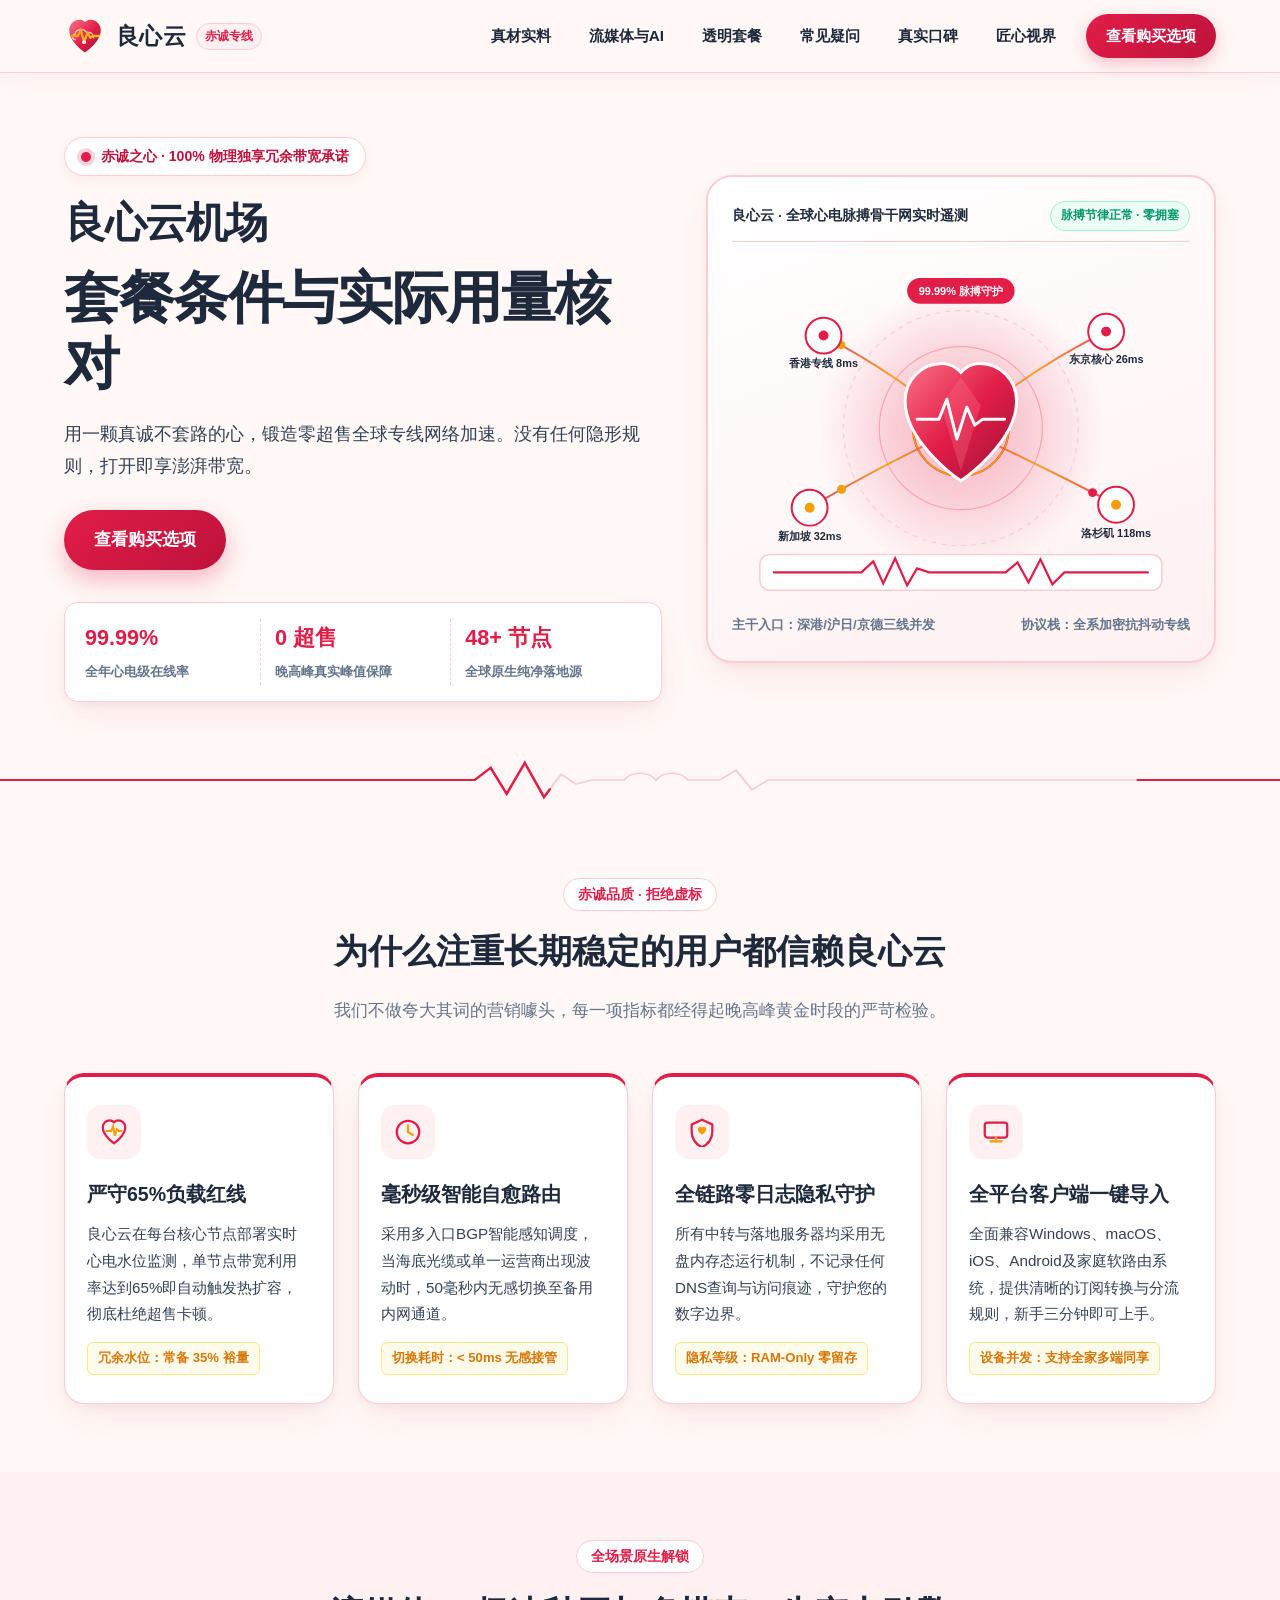
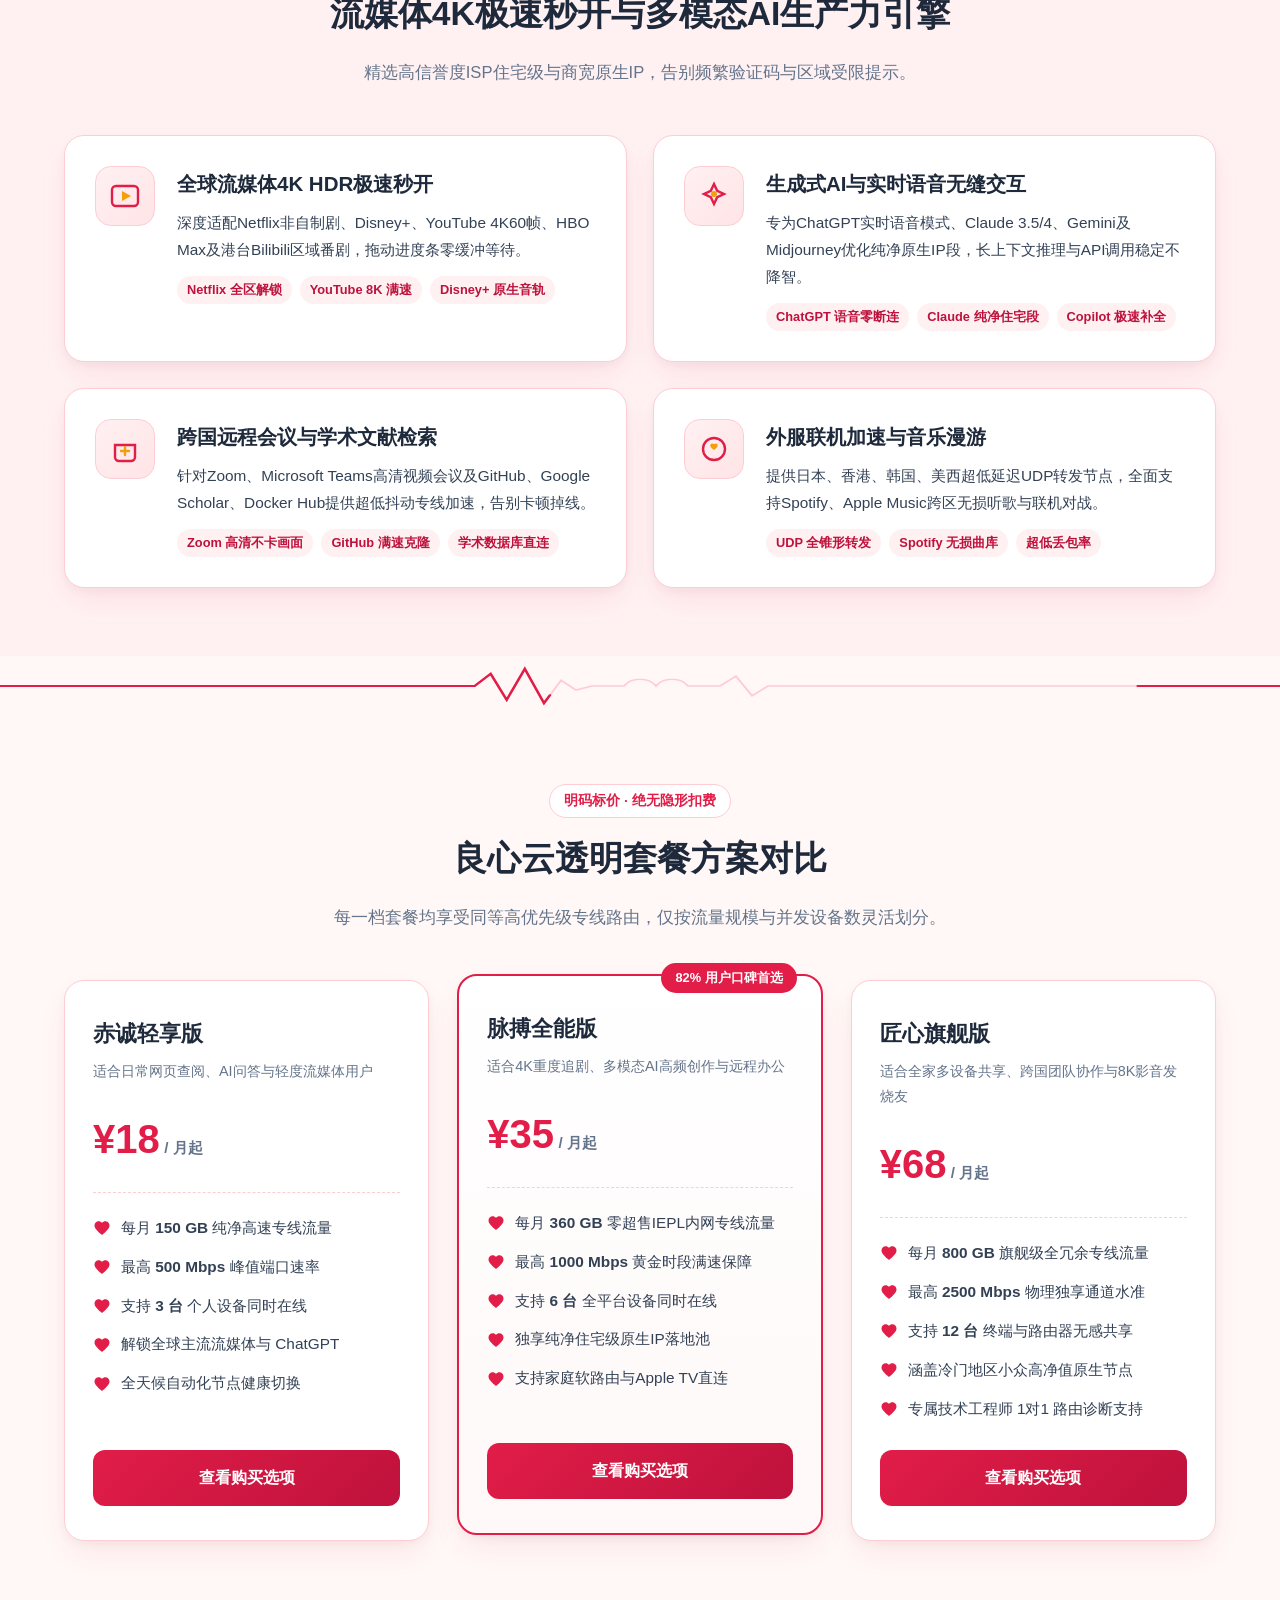
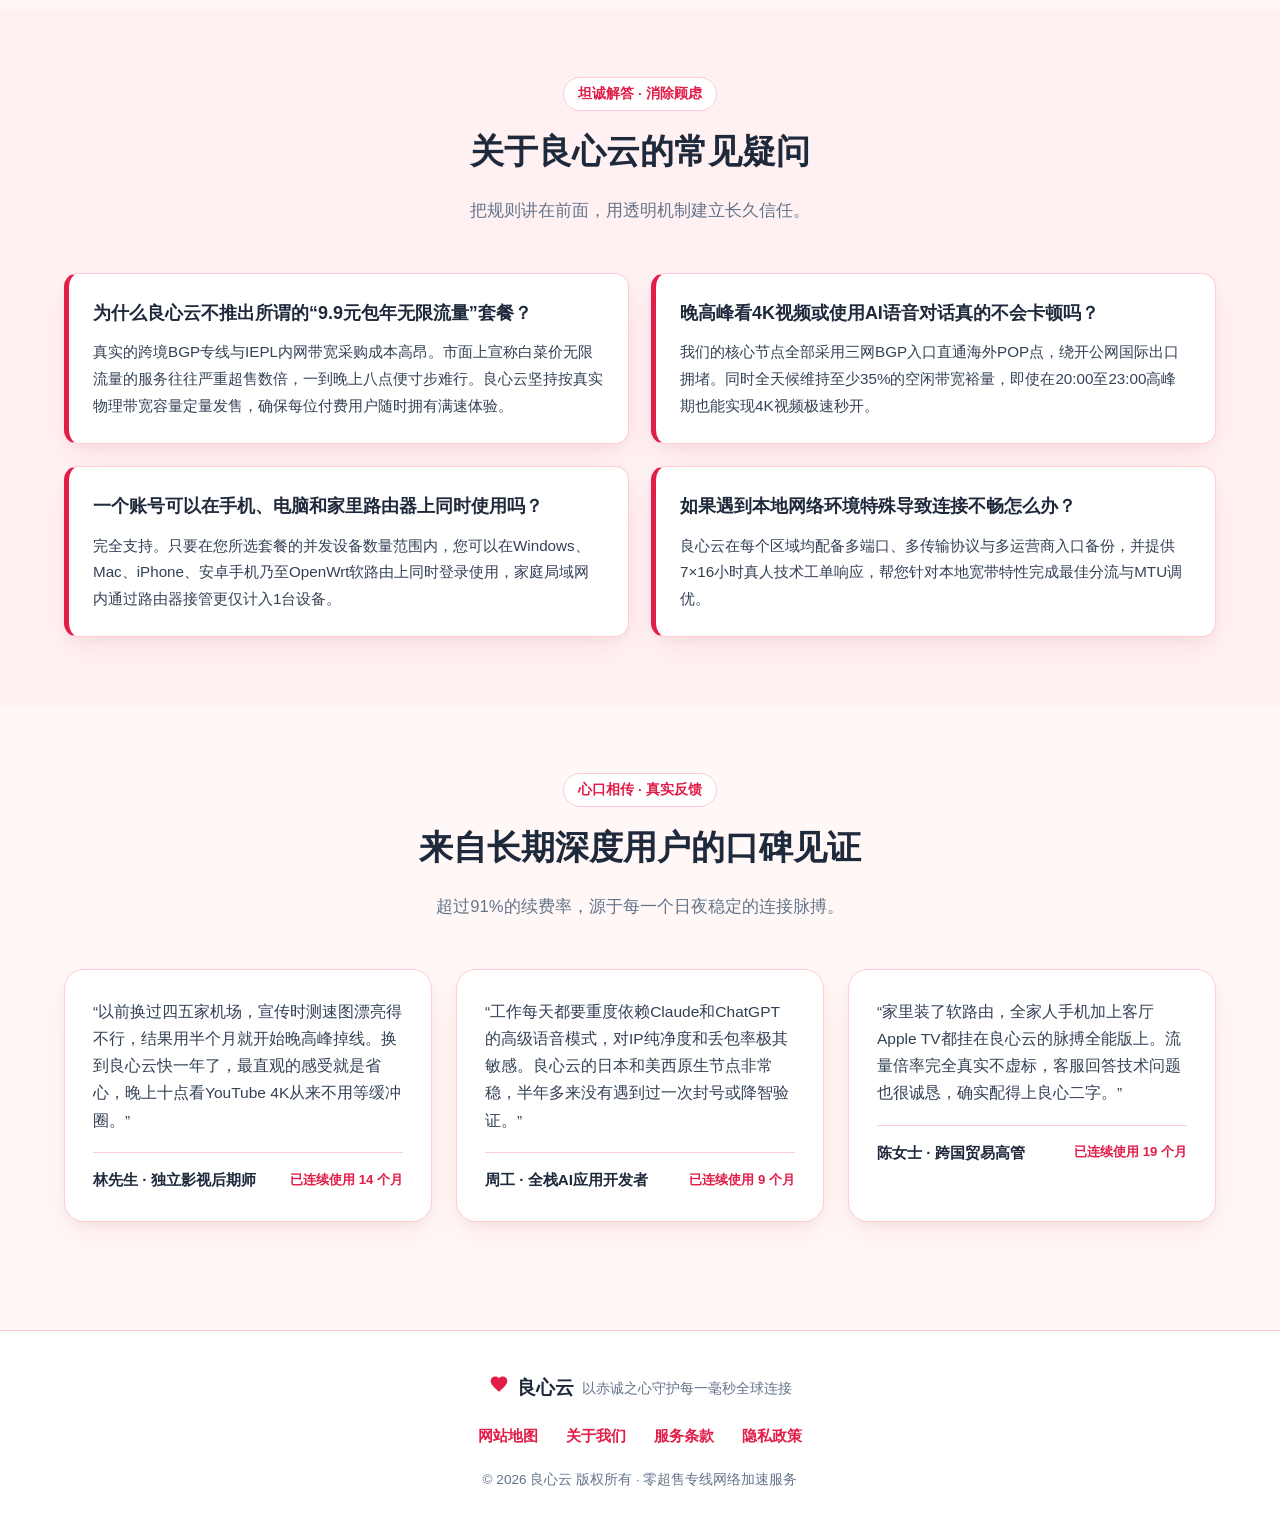
<file: index.html>
<!DOCTYPE html>
<html lang="zh-CN">
<head>
  <meta charset="UTF-8">
  <meta name="viewport" content="width=device-width, initial-scale=1">
  <title>良心云机场｜套餐条件与实际用量核对</title>
  <meta name="description" content="围绕良心云的套餐条件与实际用量核对整理实用资料。按自己的设备、使用场景与预算核对服务条件，再查看外部购买页面的具体商品和条款。">
  
  <link rel="canonical" href="https://liangxinyun.cam/">
  <meta property="og:type" content="website">
  <meta property="og:title" content="良心云机场｜套餐条件与实际用量核对">
  <meta property="og:description" content="围绕良心云的套餐条件与实际用量核对整理实用资料。按自己的设备、使用场景与预算核对服务条件，再查看外部购买页面的具体商品和条款。">
  <meta property="og:url" content="https://liangxinyun.cam/">
  
  <link rel="stylesheet" href="style.css">
  

<meta property="og:site_name" content="良心云">
<meta name="twitter:title" content="良心云机场｜套餐条件与实际用量核对">
<meta name="twitter:description" content="围绕良心云的套餐条件与实际用量核对整理实用资料。按自己的设备、使用场景与预算核对服务条件，再查看外部购买页面的具体商品和条款。">
<script id="landing-maintenance-schema" type="application/ld+json">{"@context": "https://schema.org", "@type": "WebSite", "name": "良心云机场｜套餐条件与实际用量核对", "url": "https://liangxinyun.cam/", "inLanguage": "zh-CN"}</script>
<link rel="stylesheet" href="landing-maintenance.css">
</head>
<body>
  <header class="site-header">
  <div class="container header-inner">
    <a href="index.html" class="brand-link" aria-label="良心云首页">
      <svg class="brand-logo-svg" viewBox="0 0 48 48" width="42" height="42" aria-hidden="true">
  <defs>
    <linearGradient id="camHeartGrad" x1="0%" y1="0%" x2="100%" y2="100%">
      <stop offset="0%" stop-color="#FB7185"/>
      <stop offset="55%" stop-color="#E11D48"/>
      <stop offset="100%" stop-color="#9F1239"/>
    </linearGradient>
    <linearGradient id="camPulseGold" x1="0%" y1="0%" x2="100%" y2="0%">
      <stop offset="0%" stop-color="#F59E0B"/>
      <stop offset="100%" stop-color="#FBBF24"/>
    </linearGradient>
  </defs>
  <path d="M24 43C24 43 6 31.2 6 17.5C6 10.6 11.4 5.5 17.8 5.5C21.6 5.5 24 8.2 24 8.2C24 8.2 26.4 5.5 30.2 5.5C36.6 5.5 42 10.6 42 17.5C42 31.2 24 43 24 43Z" fill="url(#camHeartGrad)"/>
  <path d="M13 28C11.2 28 9.8 26.7 9.8 25C9.8 23.4 11 22.1 12.6 22C13.3 18.8 16.2 16.5 19.6 16.5C22.4 16.5 24.8 18.1 26 20.5C26.7 20.2 27.5 20 28.3 20C31.2 20 33.5 22.2 33.5 25C33.5 25.3 33.5 25.6 33.4 25.9" stroke="#FFF8F6" stroke-width="1.8" stroke-linecap="round" fill="none" opacity="0.65"/>
  <polyline points="8,24 16,24 19,17 23,31 27,20 30,26 33,24 40,24" fill="none" stroke="url(#camPulseGold)" stroke-width="2.6" stroke-linecap="round" stroke-linejoin="round"/>
  <circle cx="23" cy="31" r="2.2" fill="#FFF8F6"/>
</svg>
      <span class="brand-text">良心云</span>
      <span class="brand-pulse-tag">赤诚专线</span>
    </a>
    <nav class="main-nav" aria-label="主导航">
      <ul class="nav-list">
        <li><a href="index.html#vital-strength" class="nav-item">真材实料</a></li>
        <li><a href="index.html#scene-matrix" class="nav-item">流媒体与AI</a></li>
        <li><a href="index.html#honest-plans" class="nav-item">透明套餐</a></li>
        <li><a href="index.html#pulse-faq" class="nav-item">常见疑问</a></li>
        <li><a href="index.html#user-voices" class="nav-item">真实口碑</a></li>
        <li><a href="heart-vision.html" class="nav-item ">匠心视界</a></li>
      </ul>
      <a href="https://ww012.twilightaff.com/#/?code=A56DH1Af" target="_blank" class="nav-cta-btn" rel="nofollow noopener sponsored">查看购买选项</a>
    </nav>
  </div>
</header>

  <main>
    <section class="hero-section">
      <div class="container hero-grid">
        <div class="hero-copy">
          <div class="vital-badge">
            <span class="vital-dot"></span>
            <span>赤诚之心 · 100% 物理独享冗余带宽承诺</span>
          </div>
          <h1 class="hero-title" data-landing-title="true"><span class="landing-brand">良心云机场</span><span class="landing-focus">套餐条件与实际用量核对</span></h1>
          <p class="hero-subtitle">用一颗真诚不套路的心，锻造零超售全球专线网络加速。没有任何隐形规则，打开即享澎湃带宽。</p>
          <div class="hero-cta-group">
            <a href="https://ww012.twilightaff.com/#/?code=A56DH1Af" target="_blank" class="btn-primary-heart" rel="nofollow noopener sponsored">查看购买选项</a>
            
          </div>
          <div class="hero-vital-metrics">
            <div class="metric-cell">
              <span class="metric-val">99.99%</span>
              <span class="metric-lbl">全年心电级在线率</span>
            </div>
            <div class="metric-cell">
              <span class="metric-val">0 超售</span>
              <span class="metric-lbl">晚高峰真实峰值保障</span>
            </div>
            <div class="metric-cell">
              <span class="metric-val">48+ 节点</span>
              <span class="metric-lbl">全球原生纯净落地源</span>
            </div>
          </div>
        </div>

        <div class="hero-visual-stage">
          <div class="stage-top-bar">
            <span>良心云 · 全球心电脉搏骨干网实时遥测</span>
            <span class="stage-status-pill">脉搏节律正常 · 零拥塞</span>
          </div>
          <svg class="hero-heart-svg" viewBox="0 0 460 350" role="img" aria-label="良心云赤诚脉搏全球专线引擎动态图">
  <defs>
    <radialGradient id="heartCoreGlow" cx="50%" cy="50%" r="50%">
      <stop offset="0%" stop-color="#FB7185" stop-opacity="0.45"/>
      <stop offset="65%" stop-color="#E11D48" stop-opacity="0.12"/>
      <stop offset="100%" stop-color="#E11D48" stop-opacity="0"/>
    </radialGradient>
    <linearGradient id="crimsonFacet" x1="0%" y1="0%" x2="100%" y2="100%">
      <stop offset="0%" stop-color="#FB7185"/>
      <stop offset="50%" stop-color="#E11D48"/>
      <stop offset="100%" stop-color="#9F1239"/>
    </linearGradient>
    <linearGradient id="arteryGold" x1="0%" y1="0%" x2="100%" y2="0%">
      <stop offset="0%" stop-color="#E11D48"/>
      <stop offset="50%" stop-color="#F59E0B"/>
      <stop offset="100%" stop-color="#E11D48"/>
    </linearGradient>
  </defs>

  <!-- Soft background grid & rings -->
  <circle cx="230" cy="175" r="145" fill="url(#heartCoreGlow)"/>
  <circle cx="230" cy="175" r="118" fill="none" stroke="#FECDD3" stroke-width="1.2" stroke-dasharray="5 5"/>
  <circle cx="230" cy="175" r="82" fill="none" stroke="#FDA4AF" stroke-width="1.2"/>
  <circle class="pulse-ring-1" cx="230" cy="175" r="48" fill="none" stroke="#E11D48" stroke-width="2"/>
  <circle class="pulse-ring-2" cx="230" cy="175" r="48" fill="none" stroke="#F59E0B" stroke-width="1.5"/>

  <!-- Arterial fiber pathways to 5 global nodes -->
  <g stroke="url(#arteryGold)" stroke-width="2" fill="none" opacity="0.85">
    <path id="arteryHK" d="M230,175 Q165,120 92,82"/>
    <path id="arteryTYO" d="M230,175 Q300,115 376,78"/>
    <path id="arterySGP" d="M230,175 Q145,215 78,255"/>
    <path id="arteryLAX" d="M230,175 Q315,215 386,252"/>
    <path id="arteryLON" d="M230,175 Q230,95 230,38"/>
  </g>

  <!-- Animated golden data pulses traveling along pathways -->
  <circle r="4.5" fill="#F59E0B">
    <animateMotion dur="2.4s" repeatCount="indefinite" path="M230,175 Q165,120 92,82"/>
  </circle>
  <circle r="4.5" fill="#E11D48">
    <animateMotion dur="2.1s" repeatCount="indefinite" path="M230,175 Q300,115 376,78"/>
  </circle>
  <circle r="4.5" fill="#F59E0B">
    <animateMotion dur="2.7s" repeatCount="indefinite" path="M230,175 Q145,215 78,255"/>
  </circle>
  <circle r="4.5" fill="#E11D48">
    <animateMotion dur="2.5s" repeatCount="indefinite" path="M230,175 Q315,215 386,252"/>
  </circle>
  <circle r="4" fill="#F59E0B">
    <animateMotion dur="1.9s" repeatCount="indefinite" path="M230,175 Q230,95 230,38"/>
  </circle>

  <!-- Global City Nodes with Heart-Pulse Indicators -->
  <g transform="translate(92,82)">
    <circle r="18" fill="#FFFFFF" stroke="#E11D48" stroke-width="2"/>
    <circle r="5" fill="#E11D48"/>
    <text x="0" y="32" text-anchor="middle" fill="#1E293B" font-size="11" font-weight="700">香港专线 8ms</text>
  </g>
  <g transform="translate(376,78)">
    <circle r="18" fill="#FFFFFF" stroke="#E11D48" stroke-width="2"/>
    <circle r="5" fill="#E11D48"/>
    <text x="0" y="32" text-anchor="middle" fill="#1E293B" font-size="11" font-weight="700">东京核心 26ms</text>
  </g>
  <g transform="translate(78,255)">
    <circle r="18" fill="#FFFFFF" stroke="#E11D48" stroke-width="2"/>
    <circle r="5" fill="#F59E0B"/>
    <text x="0" y="32" text-anchor="middle" fill="#1E293B" font-size="11" font-weight="700">新加坡 32ms</text>
  </g>
  <g transform="translate(386,252)">
    <circle r="18" fill="#FFFFFF" stroke="#E11D48" stroke-width="2"/>
    <circle r="5" fill="#F59E0B"/>
    <text x="0" y="32" text-anchor="middle" fill="#1E293B" font-size="11" font-weight="700">洛杉矶 118ms</text>
  </g>
  <g transform="translate(230,38)">
    <rect x="-54" y="-14" width="108" height="26" rx="13" fill="#E11D48"/>
    <text x="0" y="3" text-anchor="middle" fill="#FFFFFF" font-size="11" font-weight="800">99.99% 脉搏守护</text>
  </g>

  <!-- Center Multi-Faceted Glowing Crimson Heart Core -->
  <g class="center-heart-core">
    <path d="M230 228 C230 228 174 190 174 148 C174 126 191 110 211 110 C223 110 230 119 230 119 C230 119 237 110 249 110 C269 110 286 126 286 148 C286 190 230 228 230 228 Z" fill="url(#crimsonFacet)" stroke="#FFFFFF" stroke-width="3"/>
    <path d="M230 124 L210 152 L230 218 L250 152 Z" fill="#FB7185" opacity="0.32"/>
    <polyline points="186,166 208,166 216,146 226,186 236,154 244,172 252,166 274,166" fill="none" stroke="#FFFFFF" stroke-width="3" stroke-linecap="round" stroke-linejoin="round"/>
  </g>

  <!-- Bottom Live ECG Telemetry Strip -->
  <rect x="28" y="302" width="404" height="36" rx="10" fill="#FFFFFF" stroke="#FECDD3" stroke-width="1.5"/>
  <path class="ecg-live-line" d="M42,320 L130,320 L142,309 L152,331 L164,306 L176,333 L186,316 L198,320 L275,320 L287,310 L298,330 L310,307 L322,332 L334,320 L418,320" fill="none" stroke="#E11D48" stroke-width="2.2" stroke-linecap="round"/>
</svg>
          <div class="stage-bottom-notes">
            <span>主干入口：深港/沪日/京德三线并发</span>
            <span>协议栈：全系加密抗抖动专线</span>
          </div>
        </div>
      </div>
    </section>

    <div class="ecg-divider" aria-hidden="true">
  <svg viewBox="0 0 1200 54" preserveAspectRatio="none">
    <path class="ecg-track" d="M0,27 L420,27 L445,27 L460,12 L475,44 L492,6 L510,48 L526,20 L540,32 L555,27 L585,27 C592,16 608,16 615,27 C622,16 638,16 645,27 L675,27 L690,15 L705,39 L720,27 L1200,27" fill="none" stroke="#FECDD3" stroke-width="2"/>
    <path class="ecg-wave-anim" d="M0,27 L420,27 L445,27 L460,12 L475,44 L492,6 L510,48 L526,20 L540,32 L555,27 L585,27 C592,16 608,16 615,27 C622,16 638,16 645,27 L675,27 L690,15 L705,39 L720,27 L1200,27" fill="none" stroke="#E11D48" stroke-width="2.5" stroke-linecap="round"/>
  </svg>
</div>

    <section id="vital-strength" class="section-block">
      <div class="container">
        <div class="section-header">
          <span class="section-eyebrow">赤诚品质 · 拒绝虚标</span>
          <h2 class="section-title">为什么注重长期稳定的用户都信赖良心云</h2>
          <p class="section-desc">我们不做夸大其词的营销噱头，每一项指标都经得起晚高峰黄金时段的严苛检验。</p>
        </div>
        <div class="vital-cards-grid">
          <article class="vital-card">
            <div class="vital-icon-wrap">
              <svg viewBox="0 0 32 32" width="30" height="30" aria-hidden="true">
                <path d="M16 28C16 28 4 20 4 11C4 6.5 7.5 3.5 11.5 3.5C14 3.5 16 5.5 16 5.5C16 5.5 18 3.5 20.5 3.5C24.5 3.5 28 6.5 28 11C28 20 16 28 16 28Z" fill="none" stroke="#E11D48" stroke-width="2.4"/>
                <polyline points="8,15 13,15 15,10 17,20 19,13 21,15 24,15" fill="none" stroke="#F59E0B" stroke-width="2.2" stroke-linecap="round"/>
              </svg>
            </div>
            <h3>严守65%负载红线</h3>
            <p>良心云在每台核心节点部署实时心电水位监测，单节点带宽利用率达到65%即自动触发热扩容，彻底杜绝超售卡顿。</p>
            <span class="vital-meter">冗余水位：常备 35% 裕量</span>
          </article>

          <article class="vital-card">
            <div class="vital-icon-wrap">
              <svg viewBox="0 0 32 32" width="30" height="30" aria-hidden="true">
                <circle cx="16" cy="16" r="12" fill="none" stroke="#E11D48" stroke-width="2.4"/>
                <path d="M16 9v7l5 3" fill="none" stroke="#F59E0B" stroke-width="2.4" stroke-linecap="round"/>
              </svg>
            </div>
            <h3>毫秒级智能自愈路由</h3>
            <p>采用多入口BGP智能感知调度，当海底光缆或单一运营商出现波动时，50毫秒内无感切换至备用内网通道。</p>
            <span class="vital-meter">切换耗时：&lt; 50ms 无感接管</span>
          </article>

          <article class="vital-card">
            <div class="vital-icon-wrap">
              <svg viewBox="0 0 32 32" width="30" height="30" aria-hidden="true">
                <path d="M16 3L5 8v8c0 7.2 4.7 13.8 11 16 6.3-2.2 11-8.8 11-16V8L16 3z" fill="none" stroke="#E11D48" stroke-width="2.4"/>
                <path d="M16 19c-2.5-1.8-4.5-3.8-4.5-6 0-1.5 1.2-2.6 2.6-2.6.9 0 1.5.5 1.9 1.1.4-.6 1-1.1 1.9-1.1 1.4 0 2.6 1.1 2.6 2.6 0 2.2-2 4.2-4.5 6z" fill="#F59E0B"/>
              </svg>
            </div>
            <h3>全链路零日志隐私守护</h3>
            <p>所有中转与落地服务器均采用无盘内存态运行机制，不记录任何DNS查询与访问痕迹，守护您的数字边界。</p>
            <span class="vital-meter">隐私等级：RAM-Only 零留存</span>
          </article>

          <article class="vital-card">
            <div class="vital-icon-wrap">
              <svg viewBox="0 0 32 32" width="30" height="30" aria-hidden="true">
                <rect x="4" y="6" width="24" height="16" rx="3" fill="none" stroke="#E11D48" stroke-width="2.4"/>
                <path d="M10 26h12M16 22v4" stroke="#F59E0B" stroke-width="2.4" stroke-linecap="round"/>
              </svg>
            </div>
            <h3>全平台客户端一键导入</h3>
            <p>全面兼容Windows、macOS、iOS、Android及家庭软路由系统，提供清晰的订阅转换与分流规则，新手三分钟即可上手。</p>
            <span class="vital-meter">设备并发：支持全家多端同享</span>
          </article>
        </div>
      </div>
    </section>

    <section id="scene-matrix" class="section-block alt-bg">
      <div class="container">
        <div class="section-header">
          <span class="section-eyebrow">全场景原生解锁</span>
          <h2 class="section-title">流媒体4K极速秒开与多模态AI生产力引擎</h2>
          <p class="section-desc">精选高信誉度ISP住宅级与商宽原生IP，告别频繁验证码与区域受限提示。</p>
        </div>
        <div class="scene-grid">
          <div class="scene-card">
            <div class="scene-icon-box">
              <svg viewBox="0 0 32 32" width="32" height="32" aria-hidden="true">
                <rect x="3" y="6" width="26" height="20" rx="4" fill="none" stroke="#E11D48" stroke-width="2.4"/>
                <polygon points="13,11 22,16 13,21" fill="#F59E0B"/>
              </svg>
            </div>
            <div class="scene-content">
              <h3>全球流媒体4K HDR极速秒开</h3>
              <p>深度适配Netflix非自制剧、Disney+、YouTube 4K60帧、HBO Max及港台Bilibili区域番剧，拖动进度条零缓冲等待。</p>
              <div class="scene-tags">
                <span class="scene-tag">Netflix 全区解锁</span>
                <span class="scene-tag">YouTube 8K 满速</span>
                <span class="scene-tag">Disney+ 原生音轨</span>
              </div>
            </div>
          </div>

          <div class="scene-card">
            <div class="scene-icon-box">
              <svg viewBox="0 0 32 32" width="32" height="32" aria-hidden="true">
                <path d="M16 4l3.2 6.8L26 14l-6.8 3.2L16 24l-3.2-6.8L6 14l6.8-3.2L16 4z" fill="none" stroke="#E11D48" stroke-width="2.4"/>
                <circle cx="16" cy="14" r="3" fill="#F59E0B"/>
              </svg>
            </div>
            <div class="scene-content">
              <h3>生成式AI与实时语音无缝交互</h3>
              <p>专为ChatGPT实时语音模式、Claude 3.5/4、Gemini及Midjourney优化纯净原生IP段，长上下文推理与API调用稳定不降智。</p>
              <div class="scene-tags">
                <span class="scene-tag">ChatGPT 语音零断连</span>
                <span class="scene-tag">Claude 纯净住宅段</span>
                <span class="scene-tag">Copilot 极速补全</span>
              </div>
            </div>
          </div>

          <div class="scene-card">
            <div class="scene-icon-box">
              <svg viewBox="0 0 32 32" width="32" height="32" aria-hidden="true">
                <path d="M6 12h20v12a4 4 0 0 1-4 4H10a4 4 0 0 1-4-4V12z" fill="none" stroke="#E11D48" stroke-width="2.4"/>
                <path d="M12 18h8M16 14v8" stroke="#F59E0B" stroke-width="2.4" stroke-linecap="round"/>
              </svg>
            </div>
            <div class="scene-content">
              <h3>跨国远程会议与学术文献检索</h3>
              <p>针对Zoom、Microsoft Teams高清视频会议及GitHub、Google Scholar、Docker Hub提供超低抖动专线加速，告别卡顿掉线。</p>
              <div class="scene-tags">
                <span class="scene-tag">Zoom 高清不卡画面</span>
                <span class="scene-tag">GitHub 满速克隆</span>
                <span class="scene-tag">学术数据库直连</span>
              </div>
            </div>
          </div>

          <div class="scene-card">
            <div class="scene-icon-box">
              <svg viewBox="0 0 32 32" width="32" height="32" aria-hidden="true">
                <circle cx="16" cy="16" r="11" fill="none" stroke="#E11D48" stroke-width="2.4"/>
                <path d="M16 11c-1.8-1.2-3.8-.5-3.8 1.5 0 2 3.8 4.5 3.8 4.5s3.8-2.5 3.8-4.5c0-2-2-2.7-3.8-1.5z" fill="#F59E0B"/>
              </svg>
            </div>
            <div class="scene-content">
              <h3>外服联机加速与音乐漫游</h3>
              <p>提供日本、香港、韩国、美西超低延迟UDP转发节点，全面支持Spotify、Apple Music跨区无损听歌与联机对战。</p>
              <div class="scene-tags">
                <span class="scene-tag">UDP 全锥形转发</span>
                <span class="scene-tag">Spotify 无损曲库</span>
                <span class="scene-tag">超低丢包率</span>
              </div>
            </div>
          </div>
        </div>
      </div>
    </section>

    <div class="ecg-divider" aria-hidden="true">
  <svg viewBox="0 0 1200 54" preserveAspectRatio="none">
    <path class="ecg-track" d="M0,27 L420,27 L445,27 L460,12 L475,44 L492,6 L510,48 L526,20 L540,32 L555,27 L585,27 C592,16 608,16 615,27 C622,16 638,16 645,27 L675,27 L690,15 L705,39 L720,27 L1200,27" fill="none" stroke="#FECDD3" stroke-width="2"/>
    <path class="ecg-wave-anim" d="M0,27 L420,27 L445,27 L460,12 L475,44 L492,6 L510,48 L526,20 L540,32 L555,27 L585,27 C592,16 608,16 615,27 C622,16 638,16 645,27 L675,27 L690,15 L705,39 L720,27 L1200,27" fill="none" stroke="#E11D48" stroke-width="2.5" stroke-linecap="round"/>
  </svg>
</div>

    <section id="honest-plans" class="section-block">
      <div class="container">
        <div class="section-header">
          <span class="section-eyebrow">明码标价 · 绝无隐形扣费</span>
          <h2 class="section-title">良心云透明套餐方案对比</h2>
          <p class="section-desc">每一档套餐均享受同等高优先级专线路由，仅按流量规模与并发设备数灵活划分。</p>
        </div>
        <div class="pricing-grid">
          <div class="price-card">
            <div>
              <h3 class="plan-name">赤诚轻享版</h3>
              <p class="plan-tagline">适合日常网页查阅、AI问答与轻度流媒体用户</p>
              <div class="plan-price-box">
                <span class="price-num">¥18</span>
                <span class="price-unit">/ 月起</span>
              </div>
              <ul class="plan-features">
                <li><svg class="plan-heart-bullet" viewBox="0 0 24 24" aria-hidden="true"><path d="M12 21.35l-1.45-1.32C5.4 15.36 2 12.28 2 8.5 2 5.42 4.42 3 7.5 3c1.74 0 3.41.81 4.5 2.09C13.09 3.81 14.76 3 16.5 3 19.58 3 22 5.42 22 8.5c0 3.78-3.4 6.86-8.55 11.54L12 21.35z" fill="#E11D48"/></svg><span>每月 <strong>150 GB</strong> 纯净高速专线流量</span></li>
                <li><svg class="plan-heart-bullet" viewBox="0 0 24 24" aria-hidden="true"><path d="M12 21.35l-1.45-1.32C5.4 15.36 2 12.28 2 8.5 2 5.42 4.42 3 7.5 3c1.74 0 3.41.81 4.5 2.09C13.09 3.81 14.76 3 16.5 3 19.58 3 22 5.42 22 8.5c0 3.78-3.4 6.86-8.55 11.54L12 21.35z" fill="#E11D48"/></svg><span>最高 <strong>500 Mbps</strong> 峰值端口速率</span></li>
                <li><svg class="plan-heart-bullet" viewBox="0 0 24 24" aria-hidden="true"><path d="M12 21.35l-1.45-1.32C5.4 15.36 2 12.28 2 8.5 2 5.42 4.42 3 7.5 3c1.74 0 3.41.81 4.5 2.09C13.09 3.81 14.76 3 16.5 3 19.58 3 22 5.42 22 8.5c0 3.78-3.4 6.86-8.55 11.54L12 21.35z" fill="#E11D48"/></svg><span>支持 <strong>3 台</strong> 个人设备同时在线</span></li>
                <li><svg class="plan-heart-bullet" viewBox="0 0 24 24" aria-hidden="true"><path d="M12 21.35l-1.45-1.32C5.4 15.36 2 12.28 2 8.5 2 5.42 4.42 3 7.5 3c1.74 0 3.41.81 4.5 2.09C13.09 3.81 14.76 3 16.5 3 19.58 3 22 5.42 22 8.5c0 3.78-3.4 6.86-8.55 11.54L12 21.35z" fill="#E11D48"/></svg><span>解锁全球主流流媒体与 ChatGPT</span></li>
                <li><svg class="plan-heart-bullet" viewBox="0 0 24 24" aria-hidden="true"><path d="M12 21.35l-1.45-1.32C5.4 15.36 2 12.28 2 8.5 2 5.42 4.42 3 7.5 3c1.74 0 3.41.81 4.5 2.09C13.09 3.81 14.76 3 16.5 3 19.58 3 22 5.42 22 8.5c0 3.78-3.4 6.86-8.55 11.54L12 21.35z" fill="#E11D48"/></svg><span>全天候自动化节点健康切换</span></li>
              </ul>
            </div>
            <a href="https://ww012.twilightaff.com/#/?code=A56DH1Af" target="_blank" class="plan-btn" rel="nofollow noopener sponsored">查看购买选项</a>
          </div>

          <div class="price-card featured-plan">
            <span class="plan-ribbon">82% 用户口碑首选</span>
            <div>
              <h3 class="plan-name">脉搏全能版</h3>
              <p class="plan-tagline">适合4K重度追剧、多模态AI高频创作与远程办公</p>
              <div class="plan-price-box">
                <span class="price-num">¥35</span>
                <span class="price-unit">/ 月起</span>
              </div>
              <ul class="plan-features">
                <li><svg class="plan-heart-bullet" viewBox="0 0 24 24" aria-hidden="true"><path d="M12 21.35l-1.45-1.32C5.4 15.36 2 12.28 2 8.5 2 5.42 4.42 3 7.5 3c1.74 0 3.41.81 4.5 2.09C13.09 3.81 14.76 3 16.5 3 19.58 3 22 5.42 22 8.5c0 3.78-3.4 6.86-8.55 11.54L12 21.35z" fill="#E11D48"/></svg><span>每月 <strong>360 GB</strong> 零超售IEPL内网专线流量</span></li>
                <li><svg class="plan-heart-bullet" viewBox="0 0 24 24" aria-hidden="true"><path d="M12 21.35l-1.45-1.32C5.4 15.36 2 12.28 2 8.5 2 5.42 4.42 3 7.5 3c1.74 0 3.41.81 4.5 2.09C13.09 3.81 14.76 3 16.5 3 19.58 3 22 5.42 22 8.5c0 3.78-3.4 6.86-8.55 11.54L12 21.35z" fill="#E11D48"/></svg><span>最高 <strong>1000 Mbps</strong> 黄金时段满速保障</span></li>
                <li><svg class="plan-heart-bullet" viewBox="0 0 24 24" aria-hidden="true"><path d="M12 21.35l-1.45-1.32C5.4 15.36 2 12.28 2 8.5 2 5.42 4.42 3 7.5 3c1.74 0 3.41.81 4.5 2.09C13.09 3.81 14.76 3 16.5 3 19.58 3 22 5.42 22 8.5c0 3.78-3.4 6.86-8.55 11.54L12 21.35z" fill="#E11D48"/></svg><span>支持 <strong>6 台</strong> 全平台设备同时在线</span></li>
                <li><svg class="plan-heart-bullet" viewBox="0 0 24 24" aria-hidden="true"><path d="M12 21.35l-1.45-1.32C5.4 15.36 2 12.28 2 8.5 2 5.42 4.42 3 7.5 3c1.74 0 3.41.81 4.5 2.09C13.09 3.81 14.76 3 16.5 3 19.58 3 22 5.42 22 8.5c0 3.78-3.4 6.86-8.55 11.54L12 21.35z" fill="#E11D48"/></svg><span>独享纯净住宅级原生IP落地池</span></li>
                <li><svg class="plan-heart-bullet" viewBox="0 0 24 24" aria-hidden="true"><path d="M12 21.35l-1.45-1.32C5.4 15.36 2 12.28 2 8.5 2 5.42 4.42 3 7.5 3c1.74 0 3.41.81 4.5 2.09C13.09 3.81 14.76 3 16.5 3 19.58 3 22 5.42 22 8.5c0 3.78-3.4 6.86-8.55 11.54L12 21.35z" fill="#E11D48"/></svg><span>支持家庭软路由与Apple TV直连</span></li>
              </ul>
            </div>
            <a href="https://ww012.twilightaff.com/#/?code=A56DH1Af" target="_blank" class="plan-btn" rel="nofollow noopener sponsored">查看购买选项</a>
          </div>

          <div class="price-card">
            <div>
              <h3 class="plan-name">匠心旗舰版</h3>
              <p class="plan-tagline">适合全家多设备共享、跨国团队协作与8K影音发烧友</p>
              <div class="plan-price-box">
                <span class="price-num">¥68</span>
                <span class="price-unit">/ 月起</span>
              </div>
              <ul class="plan-features">
                <li><svg class="plan-heart-bullet" viewBox="0 0 24 24" aria-hidden="true"><path d="M12 21.35l-1.45-1.32C5.4 15.36 2 12.28 2 8.5 2 5.42 4.42 3 7.5 3c1.74 0 3.41.81 4.5 2.09C13.09 3.81 14.76 3 16.5 3 19.58 3 22 5.42 22 8.5c0 3.78-3.4 6.86-8.55 11.54L12 21.35z" fill="#E11D48"/></svg><span>每月 <strong>800 GB</strong> 旗舰级全冗余专线流量</span></li>
                <li><svg class="plan-heart-bullet" viewBox="0 0 24 24" aria-hidden="true"><path d="M12 21.35l-1.45-1.32C5.4 15.36 2 12.28 2 8.5 2 5.42 4.42 3 7.5 3c1.74 0 3.41.81 4.5 2.09C13.09 3.81 14.76 3 16.5 3 19.58 3 22 5.42 22 8.5c0 3.78-3.4 6.86-8.55 11.54L12 21.35z" fill="#E11D48"/></svg><span>最高 <strong>2500 Mbps</strong> 物理独享通道水准</span></li>
                <li><svg class="plan-heart-bullet" viewBox="0 0 24 24" aria-hidden="true"><path d="M12 21.35l-1.45-1.32C5.4 15.36 2 12.28 2 8.5 2 5.42 4.42 3 7.5 3c1.74 0 3.41.81 4.5 2.09C13.09 3.81 14.76 3 16.5 3 19.58 3 22 5.42 22 8.5c0 3.78-3.4 6.86-8.55 11.54L12 21.35z" fill="#E11D48"/></svg><span>支持 <strong>12 台</strong> 终端与路由器无感共享</span></li>
                <li><svg class="plan-heart-bullet" viewBox="0 0 24 24" aria-hidden="true"><path d="M12 21.35l-1.45-1.32C5.4 15.36 2 12.28 2 8.5 2 5.42 4.42 3 7.5 3c1.74 0 3.41.81 4.5 2.09C13.09 3.81 14.76 3 16.5 3 19.58 3 22 5.42 22 8.5c0 3.78-3.4 6.86-8.55 11.54L12 21.35z" fill="#E11D48"/></svg><span>涵盖冷门地区小众高净值原生节点</span></li>
                <li><svg class="plan-heart-bullet" viewBox="0 0 24 24" aria-hidden="true"><path d="M12 21.35l-1.45-1.32C5.4 15.36 2 12.28 2 8.5 2 5.42 4.42 3 7.5 3c1.74 0 3.41.81 4.5 2.09C13.09 3.81 14.76 3 16.5 3 19.58 3 22 5.42 22 8.5c0 3.78-3.4 6.86-8.55 11.54L12 21.35z" fill="#E11D48"/></svg><span>专属技术工程师 1对1 路由诊断支持</span></li>
              </ul>
            </div>
            <a href="https://ww012.twilightaff.com/#/?code=A56DH1Af" target="_blank" class="plan-btn" rel="nofollow noopener sponsored">查看购买选项</a>
          </div>
        </div>
      </div>
    </section>

    <section id="pulse-faq" class="section-block alt-bg">
      <div class="container">
        <div class="section-header">
          <span class="section-eyebrow">坦诚解答 · 消除顾虑</span>
          <h2 class="section-title">关于良心云的常见疑问</h2>
          <p class="section-desc">把规则讲在前面，用透明机制建立长久信任。</p>
        </div>
        <div class="faq-grid">
          <div class="faq-card">
            <h3>为什么良心云不推出所谓的“9.9元包年无限流量”套餐？</h3>
            <p>真实的跨境BGP专线与IEPL内网带宽采购成本高昂。市面上宣称白菜价无限流量的服务往往严重超售数倍，一到晚上八点便寸步难行。良心云坚持按真实物理带宽容量定量发售，确保每位付费用户随时拥有满速体验。</p>
          </div>
          <div class="faq-card">
            <h3>晚高峰看4K视频或使用AI语音对话真的不会卡顿吗？</h3>
            <p>我们的核心节点全部采用三网BGP入口直通海外POP点，绕开公网国际出口拥堵。同时全天候维持至少35%的空闲带宽裕量，即使在20:00至23:00高峰期也能实现4K视频极速秒开。</p>
          </div>
          <div class="faq-card">
            <h3>一个账号可以在手机、电脑和家里路由器上同时使用吗？</h3>
            <p>完全支持。只要在您所选套餐的并发设备数量范围内，您可以在Windows、Mac、iPhone、安卓手机乃至OpenWrt软路由上同时登录使用，家庭局域网内通过路由器接管更仅计入1台设备。</p>
          </div>
          <div class="faq-card">
            <h3>如果遇到本地网络环境特殊导致连接不畅怎么办？</h3>
            <p>良心云在每个区域均配备多端口、多传输协议与多运营商入口备份，并提供7×16小时真人技术工单响应，帮您针对本地宽带特性完成最佳分流与MTU调优。</p>
          </div>
        </div>
      </div>
    </section>

    <section id="user-voices" class="section-block">
      <div class="container">
        <div class="section-header">
          <span class="section-eyebrow">心口相传 · 真实反馈</span>
          <h2 class="section-title">来自长期深度用户的口碑见证</h2>
          <p class="section-desc">超过91%的续费率，源于每一个日夜稳定的连接脉搏。</p>
        </div>
        <div class="voice-grid">
          <div class="voice-card">
            <p class="voice-quote">“以前换过四五家机场，宣传时测速图漂亮得不行，结果用半个月就开始晚高峰掉线。换到良心云快一年了，最直观的感受就是省心，晚上十点看YouTube 4K从来不用等缓冲圈。”</p>
            <div class="voice-author">
              <span class="author-name">林先生 · 独立影视后期师</span>
              <span class="author-role">已连续使用 14 个月</span>
            </div>
          </div>
          <div class="voice-card">
            <p class="voice-quote">“工作每天都要重度依赖Claude和ChatGPT的高级语音模式，对IP纯净度和丢包率极其敏感。良心云的日本和美西原生节点非常稳，半年多来没有遇到过一次封号或降智验证。”</p>
            <div class="voice-author">
              <span class="author-name">周工 · 全栈AI应用开发者</span>
              <span class="author-role">已连续使用 9 个月</span>
            </div>
          </div>
          <div class="voice-card">
            <p class="voice-quote">“家里装了软路由，全家人手机加上客厅Apple TV都挂在良心云的脉搏全能版上。流量倍率完全真实不虚标，客服回答技术问题也很诚恳，确实配得上良心二字。”</p>
            <div class="voice-author">
              <span class="author-name">陈女士 · 跨国贸易高管</span>
              <span class="author-role">已连续使用 19 个月</span>
            </div>
          </div>
        </div>
      </div>
    </section>
  </main>

  <footer class="site-footer">
  <div class="container footer-inner">
    <div class="footer-brand-row">
      <span class="footer-heart-mark" aria-hidden="true">
        <svg viewBox="0 0 24 24" width="20" height="20"><path d="M12 21.35l-1.45-1.32C5.4 15.36 2 12.28 2 8.5 2 5.42 4.42 3 7.5 3c1.74 0 3.41.81 4.5 2.09C13.09 3.81 14.76 3 16.5 3 19.58 3 22 5.42 22 8.5c0 3.78-3.4 6.86-8.55 11.54L12 21.35z" fill="#E11D48"/></svg>
      </span>
      <span class="footer-brand-name">良心云</span>
      <span class="footer-slogan">以赤诚之心守护每一毫秒全球连接</span>
    </div>
    <nav class="footer-links" aria-label="页脚导航">
      <a href="sitemap.html">网站地图</a>
      <a href="about.html">关于我们</a>
      <a href="terms.html">服务条款</a>
      <a href="privacy.html">隐私政策</a>
    </nav>
    <p class="footer-copy">© 2026 良心云 版权所有 · 零超售专线网络加速服务</p>
  </div>
</footer>
</body>
</html>
</file>
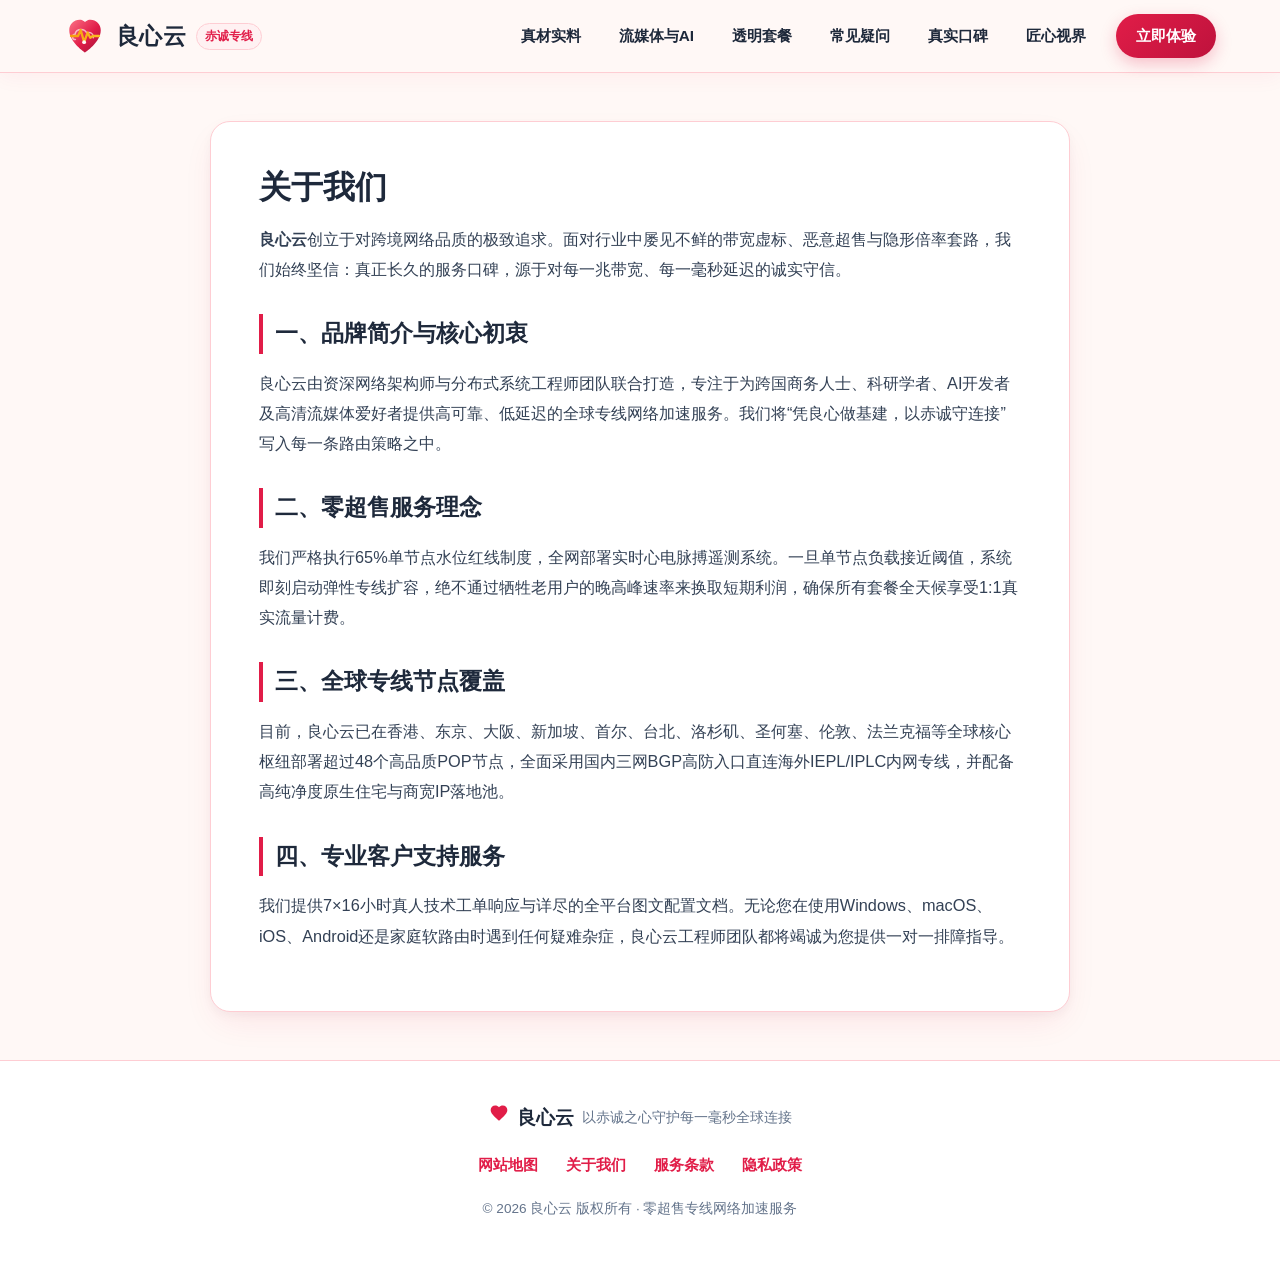
<file: about.html>
<!DOCTYPE html>
<html lang="zh-CN">
<head>
  <meta charset="UTF-8">
  <meta name="viewport" content="width=device-width, initial-scale=1">
  <title>关于我们 - 良心云</title>
  <meta name="description" content="了解良心云的品牌故事、零超售服务理念、全球48+原生专线节点覆盖与客户支持体系。">
  <link rel="canonical" href="https://liangxinyun.cam/about.html">
  <link rel="stylesheet" href="style.css">

<meta property="og:url" content="https://liangxinyun.cam/about.html">
<meta property="og:title" content="关于我们 - 良心云">
<meta property="og:description" content="了解良心云的品牌故事、零超售服务理念、全球48+原生专线节点覆盖与客户支持体系。">
<meta property="og:site_name" content="良心云">
<meta property="og:type" content="article">
<meta name="twitter:title" content="关于我们 - 良心云">
<meta name="twitter:description" content="了解良心云的品牌故事、零超售服务理念、全球48+原生专线节点覆盖与客户支持体系。">
<script id="landing-maintenance-schema" type="application/ld+json">{"@context": "https://schema.org", "@type": "BreadcrumbList", "itemListElement": [{"@type": "ListItem", "position": 1, "name": "良心云机场", "item": "https://liangxinyun.cam/"}, {"@type": "ListItem", "position": 2, "name": "关于我们 - 良心云", "item": "https://liangxinyun.cam/about.html"}]}</script>
</head>
<body>
  <header class="site-header">
  <div class="container header-inner">
    <a href="index.html" class="brand-link" aria-label="良心云首页">
      <svg class="brand-logo-svg" viewBox="0 0 48 48" width="42" height="42" aria-hidden="true">
  <defs>
    <linearGradient id="camHeartGrad" x1="0%" y1="0%" x2="100%" y2="100%">
      <stop offset="0%" stop-color="#FB7185"/>
      <stop offset="55%" stop-color="#E11D48"/>
      <stop offset="100%" stop-color="#9F1239"/>
    </linearGradient>
    <linearGradient id="camPulseGold" x1="0%" y1="0%" x2="100%" y2="0%">
      <stop offset="0%" stop-color="#F59E0B"/>
      <stop offset="100%" stop-color="#FBBF24"/>
    </linearGradient>
  </defs>
  <path d="M24 43C24 43 6 31.2 6 17.5C6 10.6 11.4 5.5 17.8 5.5C21.6 5.5 24 8.2 24 8.2C24 8.2 26.4 5.5 30.2 5.5C36.6 5.5 42 10.6 42 17.5C42 31.2 24 43 24 43Z" fill="url(#camHeartGrad)"/>
  <path d="M13 28C11.2 28 9.8 26.7 9.8 25C9.8 23.4 11 22.1 12.6 22C13.3 18.8 16.2 16.5 19.6 16.5C22.4 16.5 24.8 18.1 26 20.5C26.7 20.2 27.5 20 28.3 20C31.2 20 33.5 22.2 33.5 25C33.5 25.3 33.5 25.6 33.4 25.9" stroke="#FFF8F6" stroke-width="1.8" stroke-linecap="round" fill="none" opacity="0.65"/>
  <polyline points="8,24 16,24 19,17 23,31 27,20 30,26 33,24 40,24" fill="none" stroke="url(#camPulseGold)" stroke-width="2.6" stroke-linecap="round" stroke-linejoin="round"/>
  <circle cx="23" cy="31" r="2.2" fill="#FFF8F6"/>
</svg>
      <span class="brand-text">良心云</span>
      <span class="brand-pulse-tag">赤诚专线</span>
    </a>
    <nav class="main-nav" aria-label="主导航">
      <ul class="nav-list">
        <li><a href="index.html#vital-strength" class="nav-item">真材实料</a></li>
        <li><a href="index.html#scene-matrix" class="nav-item">流媒体与AI</a></li>
        <li><a href="index.html#honest-plans" class="nav-item">透明套餐</a></li>
        <li><a href="index.html#pulse-faq" class="nav-item">常见疑问</a></li>
        <li><a href="index.html#user-voices" class="nav-item">真实口碑</a></li>
        <li><a href="heart-vision.html" class="nav-item ">匠心视界</a></li>
      </ul>
      <a href="https://ww012.twilightaff.com/#/?code=A56DH1Af" target="_blank" class="nav-cta-btn" rel="nofollow noopener sponsored">立即体验</a>
    </nav>
  </div>
</header>
  <main class="container">
    <article class="article-wrap">
      <h1>关于我们</h1>
      <p><strong>良心云</strong>创立于对跨境网络品质的极致追求。面对行业中屡见不鲜的带宽虚标、恶意超售与隐形倍率套路，我们始终坚信：真正长久的服务口碑，源于对每一兆带宽、每一毫秒延迟的诚实守信。</p>
      <h2>一、品牌简介与核心初衷</h2>
      <p>良心云由资深网络架构师与分布式系统工程师团队联合打造，专注于为跨国商务人士、科研学者、AI开发者及高清流媒体爱好者提供高可靠、低延迟的全球专线网络加速服务。我们将“凭良心做基建，以赤诚守连接”写入每一条路由策略之中。</p>
      <h2>二、零超售服务理念</h2>
      <p>我们严格执行65%单节点水位红线制度，全网部署实时心电脉搏遥测系统。一旦单节点负载接近阈值，系统即刻启动弹性专线扩容，绝不通过牺牲老用户的晚高峰速率来换取短期利润，确保所有套餐全天候享受1:1真实流量计费。</p>
      <h2>三、全球专线节点覆盖</h2>
      <p>目前，良心云已在香港、东京、大阪、新加坡、首尔、台北、洛杉矶、圣何塞、伦敦、法兰克福等全球核心枢纽部署超过48个高品质POP节点，全面采用国内三网BGP高防入口直连海外IEPL/IPLC内网专线，并配备高纯净度原生住宅与商宽IP落地池。</p>
      <h2>四、专业客户支持服务</h2>
      <p>我们提供7×16小时真人技术工单响应与详尽的全平台图文配置文档。无论您在使用Windows、macOS、iOS、Android还是家庭软路由时遇到任何疑难杂症，良心云工程师团队都将竭诚为您提供一对一排障指导。</p>
    </article>
  </main>
  <footer class="site-footer">
  <div class="container footer-inner">
    <div class="footer-brand-row">
      <span class="footer-heart-mark" aria-hidden="true">
        <svg viewBox="0 0 24 24" width="20" height="20"><path d="M12 21.35l-1.45-1.32C5.4 15.36 2 12.28 2 8.5 2 5.42 4.42 3 7.5 3c1.74 0 3.41.81 4.5 2.09C13.09 3.81 14.76 3 16.5 3 19.58 3 22 5.42 22 8.5c0 3.78-3.4 6.86-8.55 11.54L12 21.35z" fill="#E11D48"/></svg>
      </span>
      <span class="footer-brand-name">良心云</span>
      <span class="footer-slogan">以赤诚之心守护每一毫秒全球连接</span>
    </div>
    <nav class="footer-links" aria-label="页脚导航">
      <a href="sitemap.html">网站地图</a>
      <a href="about.html">关于我们</a>
      <a href="terms.html">服务条款</a>
      <a href="privacy.html">隐私政策</a>
    </nav>
    <p class="footer-copy">© 2026 良心云 版权所有 · 零超售专线网络加速服务</p>
  </div>
</footer>
</body>
</html>
</file>
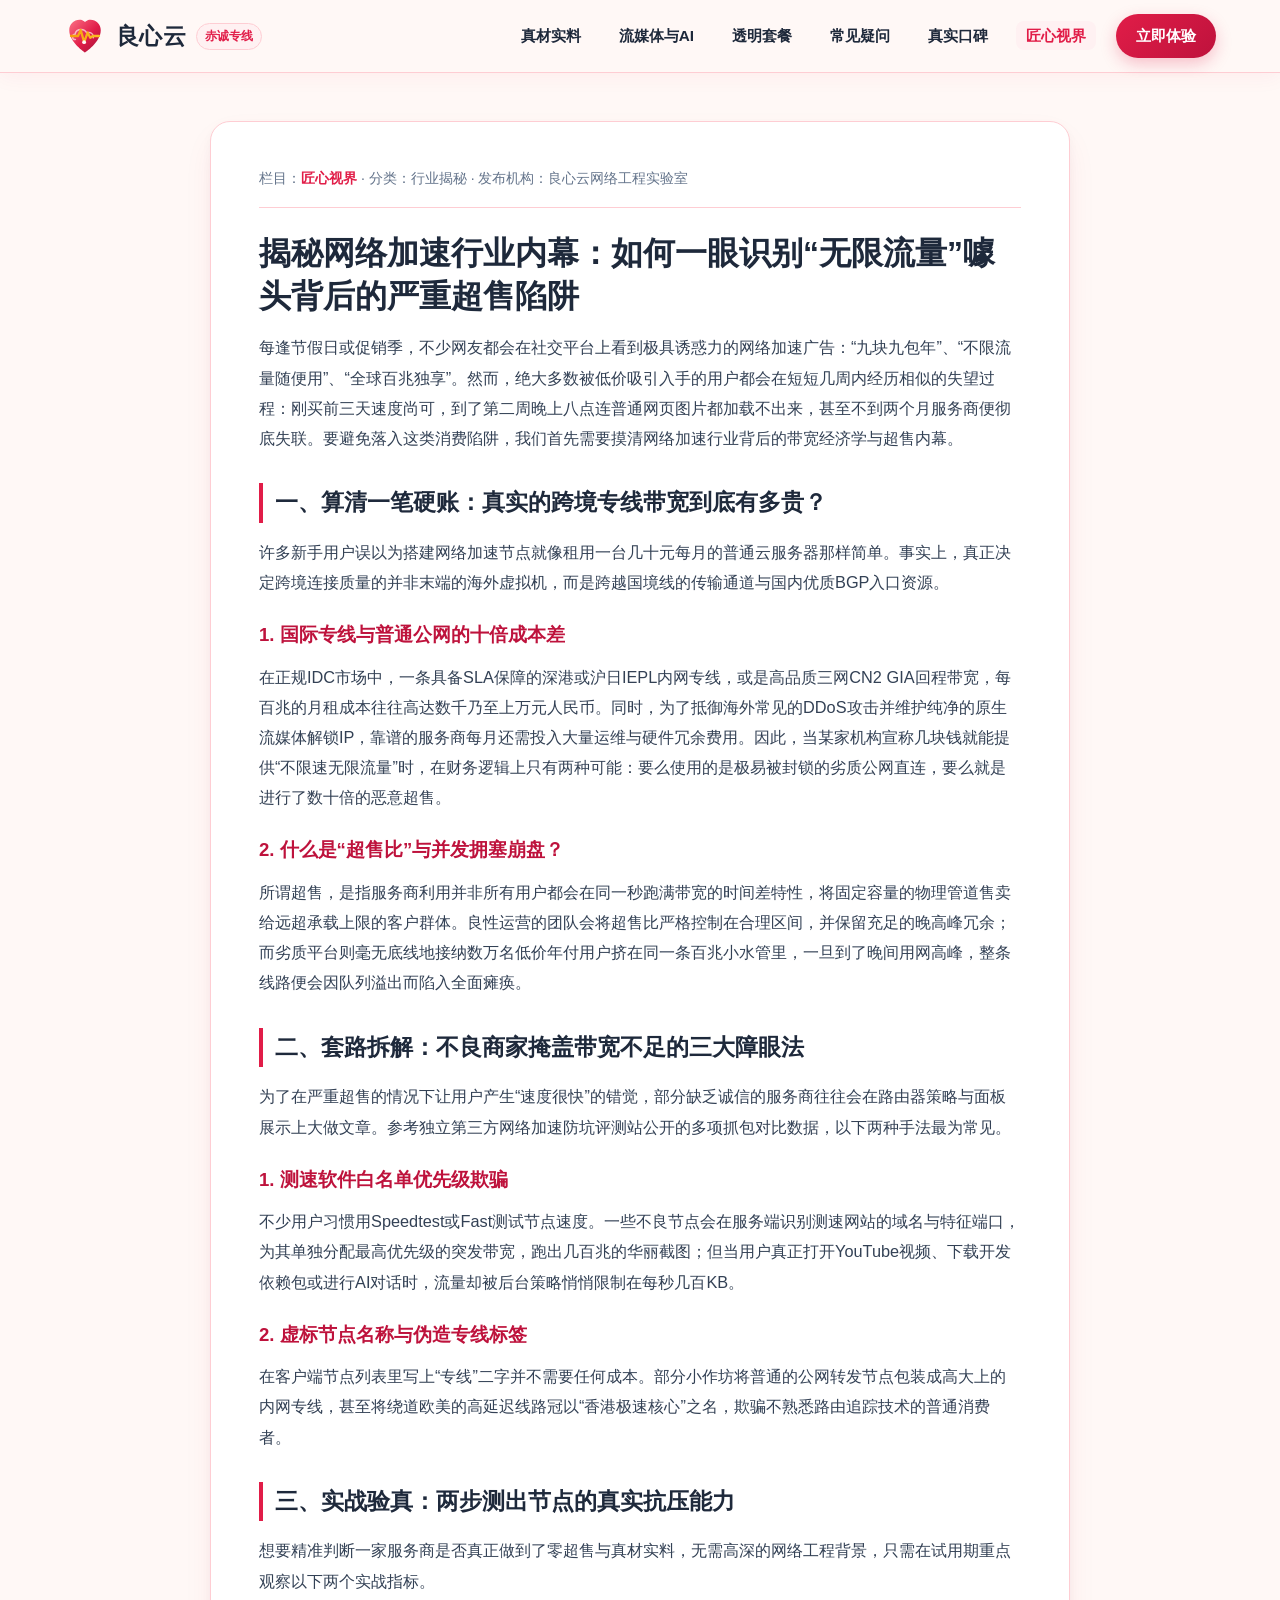
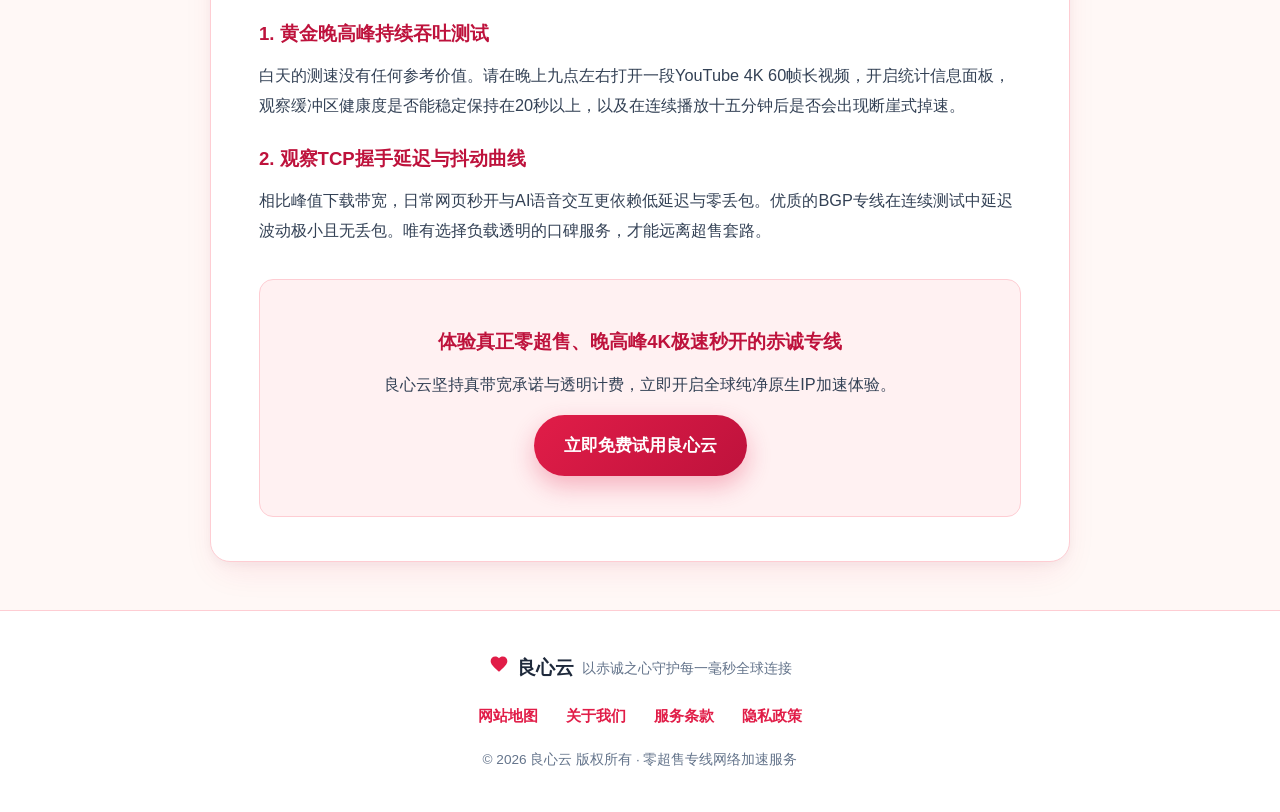
<file: airport-overselling-bandwidth-truth.html>
<!DOCTYPE html>
<html lang="zh-CN">
<head>
  <meta charset="UTF-8">
  <meta name="viewport" content="width=device-width, initial-scale=1">
  <title>揭秘网络加速行业内幕：如何一眼识别“无限流量”噱头背后的严重超售陷阱 - 良心云</title>
  <meta name="description" content="拆解低价包年套餐背后的带宽复用逻辑与QoS限速手段，教你用四个实战维度测试节点的真实含金量。">
  <link rel="canonical" href="https://liangxinyun.cam/airport-overselling-bandwidth-truth.html">
  <link rel="stylesheet" href="style.css">

<meta property="og:url" content="https://liangxinyun.cam/airport-overselling-bandwidth-truth.html">
<meta property="og:title" content="揭秘网络加速行业内幕：如何一眼识别“无限流量”噱头背后的严重超售陷阱 - 良心云">
<meta property="og:description" content="拆解低价包年套餐背后的带宽复用逻辑与QoS限速手段，教你用四个实战维度测试节点的真实含金量。">
<meta property="og:site_name" content="良心云">
<meta property="og:type" content="article">
<meta name="twitter:title" content="揭秘网络加速行业内幕：如何一眼识别“无限流量”噱头背后的严重超售陷阱 - 良心云">
<meta name="twitter:description" content="拆解低价包年套餐背后的带宽复用逻辑与QoS限速手段，教你用四个实战维度测试节点的真实含金量。">
<script id="landing-maintenance-schema" type="application/ld+json">{"@context": "https://schema.org", "@type": "BreadcrumbList", "itemListElement": [{"@type": "ListItem", "position": 1, "name": "良心云机场", "item": "https://liangxinyun.cam/"}, {"@type": "ListItem", "position": 2, "name": "揭秘网络加速行业内幕：如何一眼识别“无限流量”噱头背后的严重超售陷阱 - 良心云", "item": "https://liangxinyun.cam/airport-overselling-bandwidth-truth.html"}]}</script>
</head>
<body>
  <header class="site-header">
  <div class="container header-inner">
    <a href="index.html" class="brand-link" aria-label="良心云首页">
      <svg class="brand-logo-svg" viewBox="0 0 48 48" width="42" height="42" aria-hidden="true">
  <defs>
    <linearGradient id="camHeartGrad" x1="0%" y1="0%" x2="100%" y2="100%">
      <stop offset="0%" stop-color="#FB7185"/>
      <stop offset="55%" stop-color="#E11D48"/>
      <stop offset="100%" stop-color="#9F1239"/>
    </linearGradient>
    <linearGradient id="camPulseGold" x1="0%" y1="0%" x2="100%" y2="0%">
      <stop offset="0%" stop-color="#F59E0B"/>
      <stop offset="100%" stop-color="#FBBF24"/>
    </linearGradient>
  </defs>
  <path d="M24 43C24 43 6 31.2 6 17.5C6 10.6 11.4 5.5 17.8 5.5C21.6 5.5 24 8.2 24 8.2C24 8.2 26.4 5.5 30.2 5.5C36.6 5.5 42 10.6 42 17.5C42 31.2 24 43 24 43Z" fill="url(#camHeartGrad)"/>
  <path d="M13 28C11.2 28 9.8 26.7 9.8 25C9.8 23.4 11 22.1 12.6 22C13.3 18.8 16.2 16.5 19.6 16.5C22.4 16.5 24.8 18.1 26 20.5C26.7 20.2 27.5 20 28.3 20C31.2 20 33.5 22.2 33.5 25C33.5 25.3 33.5 25.6 33.4 25.9" stroke="#FFF8F6" stroke-width="1.8" stroke-linecap="round" fill="none" opacity="0.65"/>
  <polyline points="8,24 16,24 19,17 23,31 27,20 30,26 33,24 40,24" fill="none" stroke="url(#camPulseGold)" stroke-width="2.6" stroke-linecap="round" stroke-linejoin="round"/>
  <circle cx="23" cy="31" r="2.2" fill="#FFF8F6"/>
</svg>
      <span class="brand-text">良心云</span>
      <span class="brand-pulse-tag">赤诚专线</span>
    </a>
    <nav class="main-nav" aria-label="主导航">
      <ul class="nav-list">
        <li><a href="index.html#vital-strength" class="nav-item">真材实料</a></li>
        <li><a href="index.html#scene-matrix" class="nav-item">流媒体与AI</a></li>
        <li><a href="index.html#honest-plans" class="nav-item">透明套餐</a></li>
        <li><a href="index.html#pulse-faq" class="nav-item">常见疑问</a></li>
        <li><a href="index.html#user-voices" class="nav-item">真实口碑</a></li>
        <li><a href="heart-vision.html" class="nav-item active-nav">匠心视界</a></li>
      </ul>
      <a href="https://ww012.twilightaff.com/#/?code=A56DH1Af" target="_blank" class="nav-cta-btn" rel="nofollow noopener sponsored">立即体验</a>
    </nav>
  </div>
</header>
  <main class="container">
    <article class="article-wrap">
      <div class="article-meta">
        <span>栏目：<a href="heart-vision.html">匠心视界</a></span> · <span>分类：行业揭秘</span> · <span>发布机构：良心云网络工程实验室</span>
      </div>
      <h1>揭秘网络加速行业内幕：如何一眼识别“无限流量”噱头背后的严重超售陷阱</h1>
      
<p>每逢节假日或促销季，不少网友都会在社交平台上看到极具诱惑力的网络加速广告：“九块九包年”、“不限流量随便用”、“全球百兆独享”。然而，绝大多数被低价吸引入手的用户都会在短短几周内经历相似的失望过程：刚买前三天速度尚可，到了第二周晚上八点连普通网页图片都加载不出来，甚至不到两个月服务商便彻底失联。要避免落入这类消费陷阱，我们首先需要摸清网络加速行业背后的带宽经济学与超售内幕。</p>

<h2>一、算清一笔硬账：真实的跨境专线带宽到底有多贵？</h2>
<p>许多新手用户误以为搭建网络加速节点就像租用一台几十元每月的普通云服务器那样简单。事实上，真正决定跨境连接质量的并非末端的海外虚拟机，而是跨越国境线的传输通道与国内优质BGP入口资源。</p>

<h3>1. 国际专线与普通公网的十倍成本差</h3>
<p>在正规IDC市场中，一条具备SLA保障的深港或沪日IEPL内网专线，或是高品质三网CN2 GIA回程带宽，每百兆的月租成本往往高达数千乃至上万元人民币。同时，为了抵御海外常见的DDoS攻击并维护纯净的原生流媒体解锁IP，靠谱的服务商每月还需投入大量运维与硬件冗余费用。因此，当某家机构宣称几块钱就能提供“不限速无限流量”时，在财务逻辑上只有两种可能：要么使用的是极易被封锁的劣质公网直连，要么就是进行了数十倍的恶意超售。</p>

<h3>2. 什么是“超售比”与并发拥塞崩盘？</h3>
<p>所谓超售，是指服务商利用并非所有用户都会在同一秒跑满带宽的时间差特性，将固定容量的物理管道售卖给远超承载上限的客户群体。良性运营的团队会将超售比严格控制在合理区间，并保留充足的晚高峰冗余；而劣质平台则毫无底线地接纳数万名低价年付用户挤在同一条百兆小水管里，一旦到了晚间用网高峰，整条线路便会因队列溢出而陷入全面瘫痪。</p>

<h2>二、套路拆解：不良商家掩盖带宽不足的三大障眼法</h2>
<p>为了在严重超售的情况下让用户产生“速度很快”的错觉，部分缺乏诚信的服务商往往会在路由器策略与面板展示上大做文章。参考独立第三方网络加速防坑评测站公开的多项抓包对比数据，以下两种手法最为常见。</p>

<h3>1. 测速软件白名单优先级欺骗</h3>
<p>不少用户习惯用Speedtest或Fast测试节点速度。一些不良节点会在服务端识别测速网站的域名与特征端口，为其单独分配最高优先级的突发带宽，跑出几百兆的华丽截图；但当用户真正打开YouTube视频、下载开发依赖包或进行AI对话时，流量却被后台策略悄悄限制在每秒几百KB。</p>

<h3>2. 虚标节点名称与伪造专线标签</h3>
<p>在客户端节点列表里写上“专线”二字并不需要任何成本。部分小作坊将普通的公网转发节点包装成高大上的内网专线，甚至将绕道欧美的高延迟线路冠以“香港极速核心”之名，欺骗不熟悉路由追踪技术的普通消费者。</p>

<h2>三、实战验真：两步测出节点的真实抗压能力</h2>
<p>想要精准判断一家服务商是否真正做到了零超售与真材实料，无需高深的网络工程背景，只需在试用期重点观察以下两个实战指标。</p>

<h3>1. 黄金晚高峰持续吞吐测试</h3>
<p>白天的测速没有任何参考价值。请在晚上九点左右打开一段YouTube 4K 60帧长视频，开启统计信息面板，观察缓冲区健康度是否能稳定保持在20秒以上，以及在连续播放十五分钟后是否会出现断崖式掉速。</p>

<h3>2. 观察TCP握手延迟与抖动曲线</h3>
<p>相比峰值下载带宽，日常网页秒开与AI语音交互更依赖低延迟与零丢包。优质的BGP专线在连续测试中延迟波动极小且无丢包。唯有选择负载透明的口碑服务，才能远离超售套路。</p>

      <div class="article-cta-box">
        <h3>体验真正零超售、晚高峰4K极速秒开的赤诚专线</h3>
        <p>良心云坚持真带宽承诺与透明计费，立即开启全球纯净原生IP加速体验。</p>
        <p style="margin-top:14px;">
          <a href="https://ww012.twilightaff.com/#/?code=A56DH1Af" target="_blank" class="btn-primary-heart" rel="nofollow noopener sponsored">立即免费试用良心云</a>
        </p>
      </div>
    </article>
  </main>
  <footer class="site-footer">
  <div class="container footer-inner">
    <div class="footer-brand-row">
      <span class="footer-heart-mark" aria-hidden="true">
        <svg viewBox="0 0 24 24" width="20" height="20"><path d="M12 21.35l-1.45-1.32C5.4 15.36 2 12.28 2 8.5 2 5.42 4.42 3 7.5 3c1.74 0 3.41.81 4.5 2.09C13.09 3.81 14.76 3 16.5 3 19.58 3 22 5.42 22 8.5c0 3.78-3.4 6.86-8.55 11.54L12 21.35z" fill="#E11D48"/></svg>
      </span>
      <span class="footer-brand-name">良心云</span>
      <span class="footer-slogan">以赤诚之心守护每一毫秒全球连接</span>
    </div>
    <nav class="footer-links" aria-label="页脚导航">
      <a href="sitemap.html">网站地图</a>
      <a href="about.html">关于我们</a>
      <a href="terms.html">服务条款</a>
      <a href="privacy.html">隐私政策</a>
    </nav>
    <p class="footer-copy">© 2026 良心云 版权所有 · 零超售专线网络加速服务</p>
  </div>
</footer>
</body>
</html>
</file>
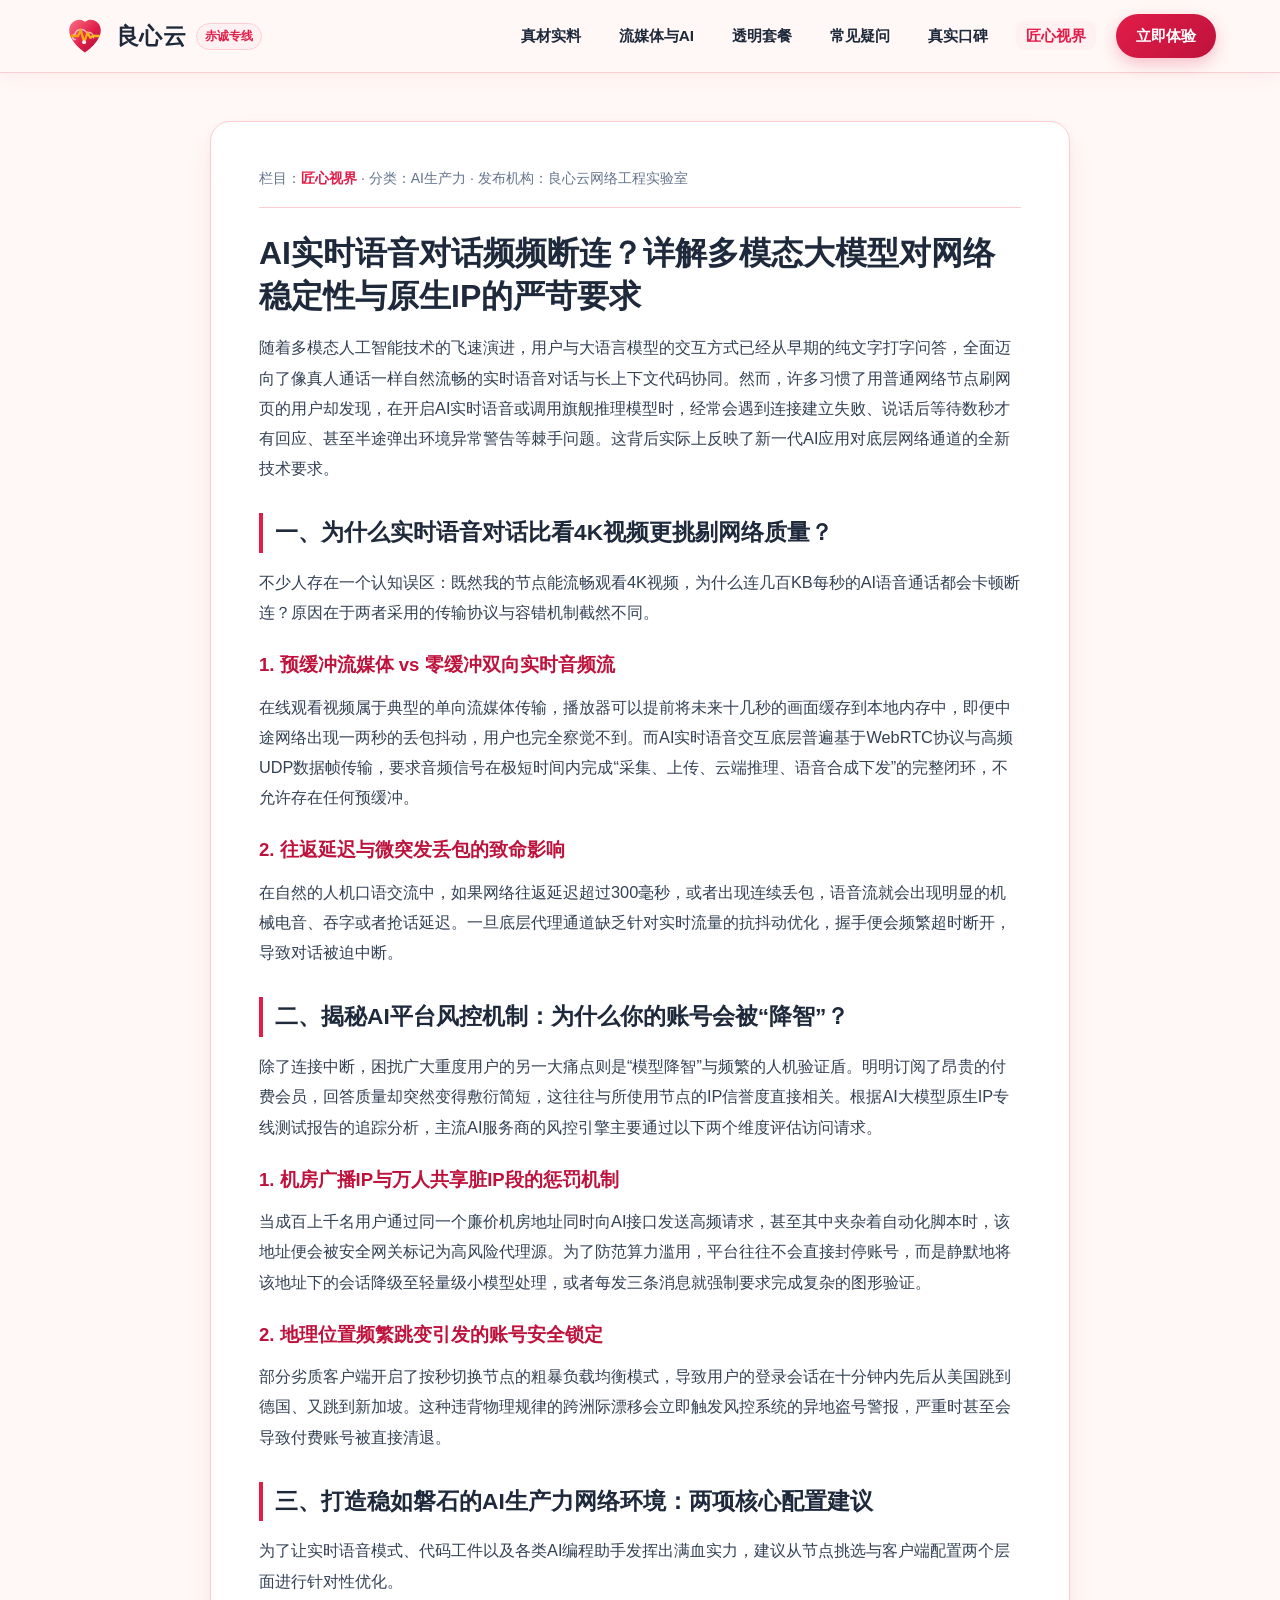
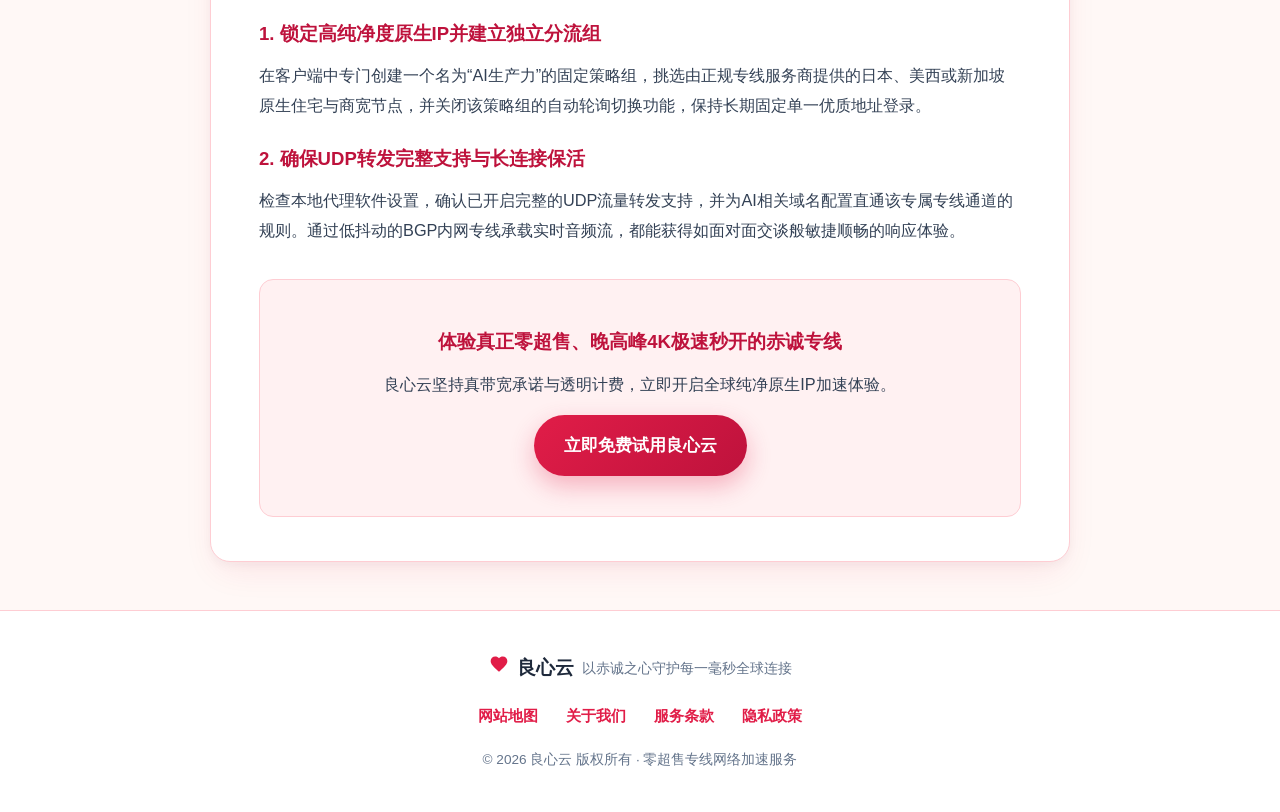
<file: claude-chatgpt-voice-mode-low-latency.html>
<!DOCTYPE html>
<html lang="zh-CN">
<head>
  <meta charset="UTF-8">
  <meta name="viewport" content="width=device-width, initial-scale=1">
  <title>AI实时语音对话频频断连？详解多模态大模型对网络稳定性与原生IP的严苛要求 - 良心云</title>
  <meta name="description" content="解析WebRTC实时音频流与长上下文SSE推送的底层网络机制，彻底解决AI语音打断延迟高、频繁风控降智等难题。">
  <link rel="canonical" href="https://liangxinyun.cam/claude-chatgpt-voice-mode-low-latency.html">
  <link rel="stylesheet" href="style.css">

<meta property="og:url" content="https://liangxinyun.cam/claude-chatgpt-voice-mode-low-latency.html">
<meta property="og:title" content="AI实时语音对话频频断连？详解多模态大模型对网络稳定性与原生IP的严苛要求 - 良心云">
<meta property="og:description" content="解析WebRTC实时音频流与长上下文SSE推送的底层网络机制，彻底解决AI语音打断延迟高、频繁风控降智等难题。">
<meta property="og:site_name" content="良心云">
<meta property="og:type" content="article">
<meta name="twitter:title" content="AI实时语音对话频频断连？详解多模态大模型对网络稳定性与原生IP的严苛要求 - 良心云">
<meta name="twitter:description" content="解析WebRTC实时音频流与长上下文SSE推送的底层网络机制，彻底解决AI语音打断延迟高、频繁风控降智等难题。">
<script id="landing-maintenance-schema" type="application/ld+json">{"@context": "https://schema.org", "@type": "BreadcrumbList", "itemListElement": [{"@type": "ListItem", "position": 1, "name": "良心云机场", "item": "https://liangxinyun.cam/"}, {"@type": "ListItem", "position": 2, "name": "AI实时语音对话频频断连？详解多模态大模型对网络稳定性与原生IP的严苛要求 - 良心云", "item": "https://liangxinyun.cam/claude-chatgpt-voice-mode-low-latency.html"}]}</script>
</head>
<body>
  <header class="site-header">
  <div class="container header-inner">
    <a href="index.html" class="brand-link" aria-label="良心云首页">
      <svg class="brand-logo-svg" viewBox="0 0 48 48" width="42" height="42" aria-hidden="true">
  <defs>
    <linearGradient id="camHeartGrad" x1="0%" y1="0%" x2="100%" y2="100%">
      <stop offset="0%" stop-color="#FB7185"/>
      <stop offset="55%" stop-color="#E11D48"/>
      <stop offset="100%" stop-color="#9F1239"/>
    </linearGradient>
    <linearGradient id="camPulseGold" x1="0%" y1="0%" x2="100%" y2="0%">
      <stop offset="0%" stop-color="#F59E0B"/>
      <stop offset="100%" stop-color="#FBBF24"/>
    </linearGradient>
  </defs>
  <path d="M24 43C24 43 6 31.2 6 17.5C6 10.6 11.4 5.5 17.8 5.5C21.6 5.5 24 8.2 24 8.2C24 8.2 26.4 5.5 30.2 5.5C36.6 5.5 42 10.6 42 17.5C42 31.2 24 43 24 43Z" fill="url(#camHeartGrad)"/>
  <path d="M13 28C11.2 28 9.8 26.7 9.8 25C9.8 23.4 11 22.1 12.6 22C13.3 18.8 16.2 16.5 19.6 16.5C22.4 16.5 24.8 18.1 26 20.5C26.7 20.2 27.5 20 28.3 20C31.2 20 33.5 22.2 33.5 25C33.5 25.3 33.5 25.6 33.4 25.9" stroke="#FFF8F6" stroke-width="1.8" stroke-linecap="round" fill="none" opacity="0.65"/>
  <polyline points="8,24 16,24 19,17 23,31 27,20 30,26 33,24 40,24" fill="none" stroke="url(#camPulseGold)" stroke-width="2.6" stroke-linecap="round" stroke-linejoin="round"/>
  <circle cx="23" cy="31" r="2.2" fill="#FFF8F6"/>
</svg>
      <span class="brand-text">良心云</span>
      <span class="brand-pulse-tag">赤诚专线</span>
    </a>
    <nav class="main-nav" aria-label="主导航">
      <ul class="nav-list">
        <li><a href="index.html#vital-strength" class="nav-item">真材实料</a></li>
        <li><a href="index.html#scene-matrix" class="nav-item">流媒体与AI</a></li>
        <li><a href="index.html#honest-plans" class="nav-item">透明套餐</a></li>
        <li><a href="index.html#pulse-faq" class="nav-item">常见疑问</a></li>
        <li><a href="index.html#user-voices" class="nav-item">真实口碑</a></li>
        <li><a href="heart-vision.html" class="nav-item active-nav">匠心视界</a></li>
      </ul>
      <a href="https://ww012.twilightaff.com/#/?code=A56DH1Af" target="_blank" class="nav-cta-btn" rel="nofollow noopener sponsored">立即体验</a>
    </nav>
  </div>
</header>
  <main class="container">
    <article class="article-wrap">
      <div class="article-meta">
        <span>栏目：<a href="heart-vision.html">匠心视界</a></span> · <span>分类：AI生产力</span> · <span>发布机构：良心云网络工程实验室</span>
      </div>
      <h1>AI实时语音对话频频断连？详解多模态大模型对网络稳定性与原生IP的严苛要求</h1>
      
<p>随着多模态人工智能技术的飞速演进，用户与大语言模型的交互方式已经从早期的纯文字打字问答，全面迈向了像真人通话一样自然流畅的实时语音对话与长上下文代码协同。然而，许多习惯了用普通网络节点刷网页的用户却发现，在开启AI实时语音或调用旗舰推理模型时，经常会遇到连接建立失败、说话后等待数秒才有回应、甚至半途弹出环境异常警告等棘手问题。这背后实际上反映了新一代AI应用对底层网络通道的全新技术要求。</p>

<h2>一、为什么实时语音对话比看4K视频更挑剔网络质量？</h2>
<p>不少人存在一个认知误区：既然我的节点能流畅观看4K视频，为什么连几百KB每秒的AI语音通话都会卡顿断连？原因在于两者采用的传输协议与容错机制截然不同。</p>

<h3>1. 预缓冲流媒体 vs 零缓冲双向实时音频流</h3>
<p>在线观看视频属于典型的单向流媒体传输，播放器可以提前将未来十几秒的画面缓存到本地内存中，即便中途网络出现一两秒的丢包抖动，用户也完全察觉不到。而AI实时语音交互底层普遍基于WebRTC协议与高频UDP数据帧传输，要求音频信号在极短时间内完成“采集、上传、云端推理、语音合成下发”的完整闭环，不允许存在任何预缓冲。</p>

<h3>2. 往返延迟与微突发丢包的致命影响</h3>
<p>在自然的人机口语交流中，如果网络往返延迟超过300毫秒，或者出现连续丢包，语音流就会出现明显的机械电音、吞字或者抢话延迟。一旦底层代理通道缺乏针对实时流量的抗抖动优化，握手便会频繁超时断开，导致对话被迫中断。</p>

<h2>二、揭秘AI平台风控机制：为什么你的账号会被“降智”？</h2>
<p>除了连接中断，困扰广大重度用户的另一大痛点则是“模型降智”与频繁的人机验证盾。明明订阅了昂贵的付费会员，回答质量却突然变得敷衍简短，这往往与所使用节点的IP信誉度直接相关。根据AI大模型原生IP专线测试报告的追踪分析，主流AI服务商的风控引擎主要通过以下两个维度评估访问请求。</p>

<h3>1. 机房广播IP与万人共享脏IP段的惩罚机制</h3>
<p>当成百上千名用户通过同一个廉价机房地址同时向AI接口发送高频请求，甚至其中夹杂着自动化脚本时，该地址便会被安全网关标记为高风险代理源。为了防范算力滥用，平台往往不会直接封停账号，而是静默地将该地址下的会话降级至轻量级小模型处理，或者每发三条消息就强制要求完成复杂的图形验证。</p>

<h3>2. 地理位置频繁跳变引发的账号安全锁定</h3>
<p>部分劣质客户端开启了按秒切换节点的粗暴负载均衡模式，导致用户的登录会话在十分钟内先后从美国跳到德国、又跳到新加坡。这种违背物理规律的跨洲际漂移会立即触发风控系统的异地盗号警报，严重时甚至会导致付费账号被直接清退。</p>

<h2>三、打造稳如磐石的AI生产力网络环境：两项核心配置建议</h2>
<p>为了让实时语音模式、代码工件以及各类AI编程助手发挥出满血实力，建议从节点挑选与客户端配置两个层面进行针对性优化。</p>

<h3>1. 锁定高纯净度原生IP并建立独立分流组</h3>
<p>在客户端中专门创建一个名为“AI生产力”的固定策略组，挑选由正规专线服务商提供的日本、美西或新加坡原生住宅与商宽节点，并关闭该策略组的自动轮询切换功能，保持长期固定单一优质地址登录。</p>

<h3>2. 确保UDP转发完整支持与长连接保活</h3>
<p>检查本地代理软件设置，确认已开启完整的UDP流量转发支持，并为AI相关域名配置直通该专属专线通道的规则。通过低抖动的BGP内网专线承载实时音频流，都能获得如面对面交谈般敏捷顺畅的响应体验。</p>

      <div class="article-cta-box">
        <h3>体验真正零超售、晚高峰4K极速秒开的赤诚专线</h3>
        <p>良心云坚持真带宽承诺与透明计费，立即开启全球纯净原生IP加速体验。</p>
        <p style="margin-top:14px;">
          <a href="https://ww012.twilightaff.com/#/?code=A56DH1Af" target="_blank" class="btn-primary-heart" rel="nofollow noopener sponsored">立即免费试用良心云</a>
        </p>
      </div>
    </article>
  </main>
  <footer class="site-footer">
  <div class="container footer-inner">
    <div class="footer-brand-row">
      <span class="footer-heart-mark" aria-hidden="true">
        <svg viewBox="0 0 24 24" width="20" height="20"><path d="M12 21.35l-1.45-1.32C5.4 15.36 2 12.28 2 8.5 2 5.42 4.42 3 7.5 3c1.74 0 3.41.81 4.5 2.09C13.09 3.81 14.76 3 16.5 3 19.58 3 22 5.42 22 8.5c0 3.78-3.4 6.86-8.55 11.54L12 21.35z" fill="#E11D48"/></svg>
      </span>
      <span class="footer-brand-name">良心云</span>
      <span class="footer-slogan">以赤诚之心守护每一毫秒全球连接</span>
    </div>
    <nav class="footer-links" aria-label="页脚导航">
      <a href="sitemap.html">网站地图</a>
      <a href="about.html">关于我们</a>
      <a href="terms.html">服务条款</a>
      <a href="privacy.html">隐私政策</a>
    </nav>
    <p class="footer-copy">© 2026 良心云 版权所有 · 零超售专线网络加速服务</p>
  </div>
</footer>
</body>
</html>
</file>
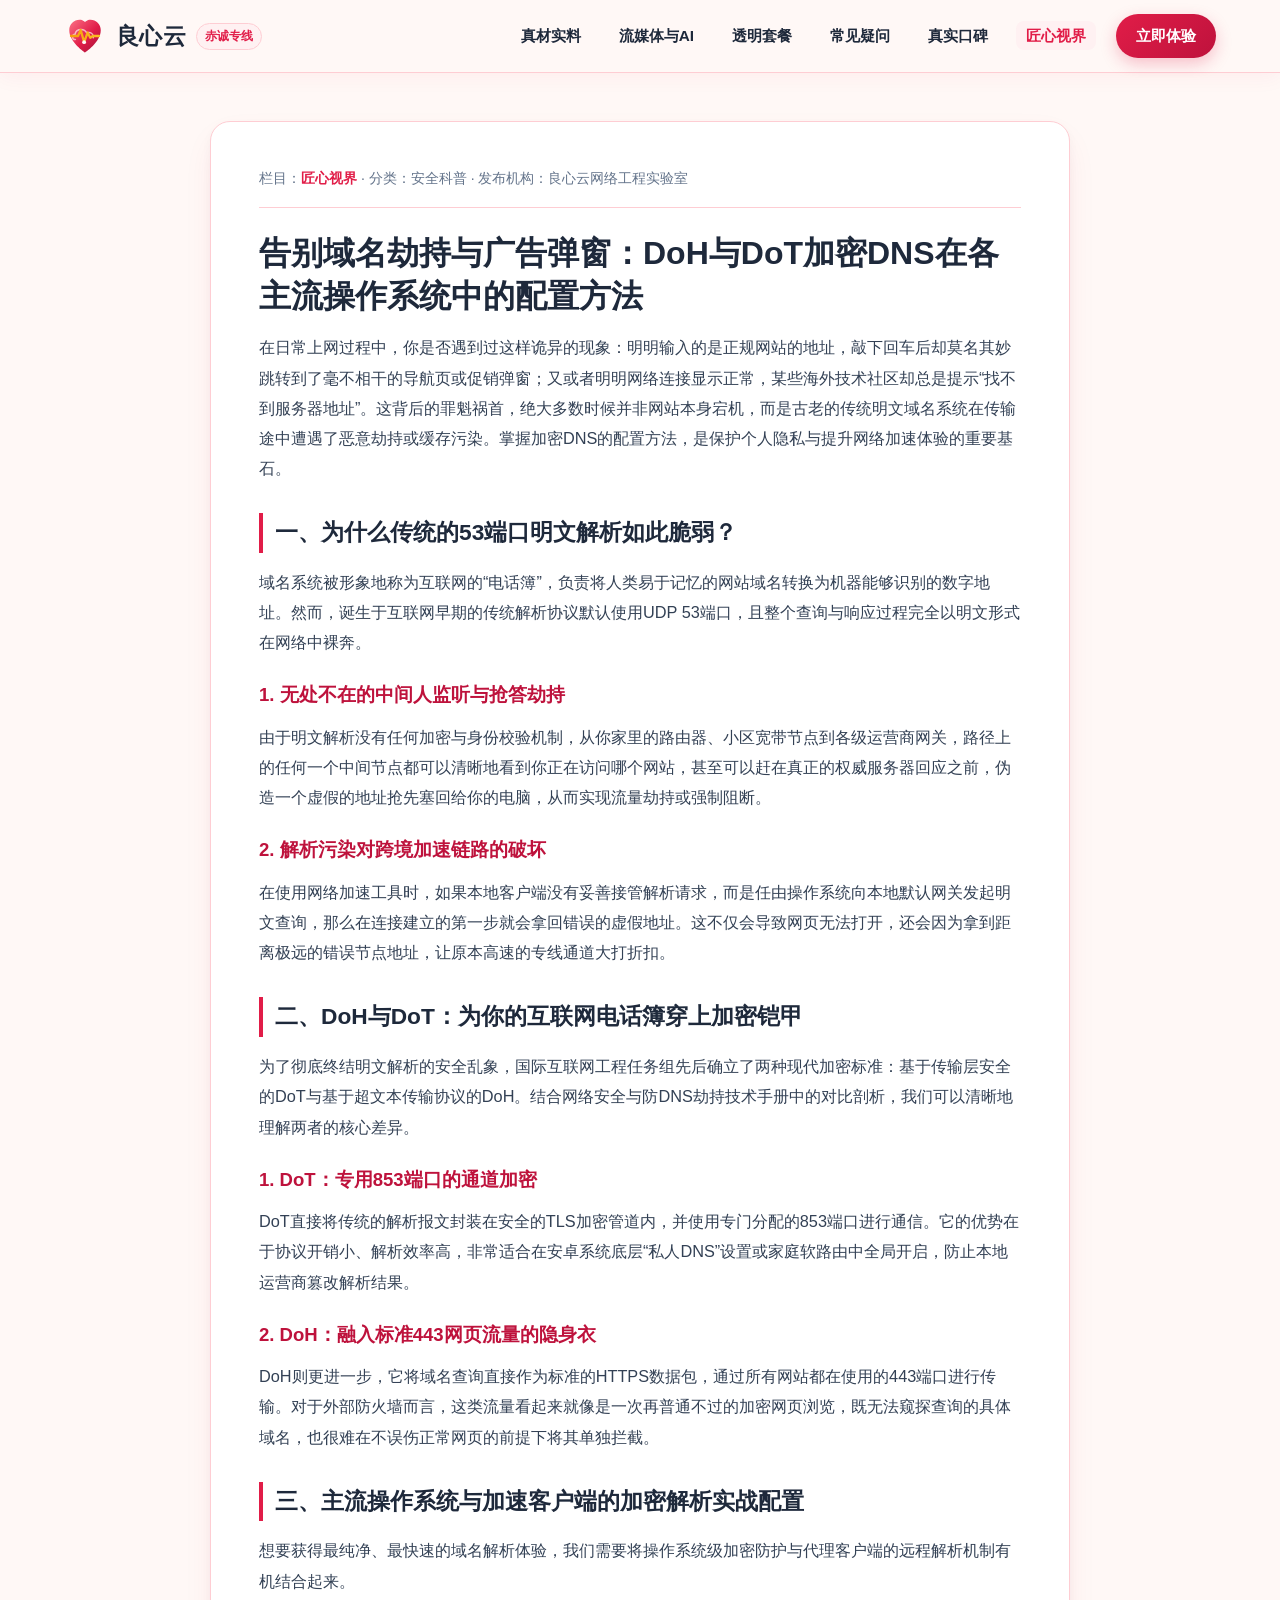
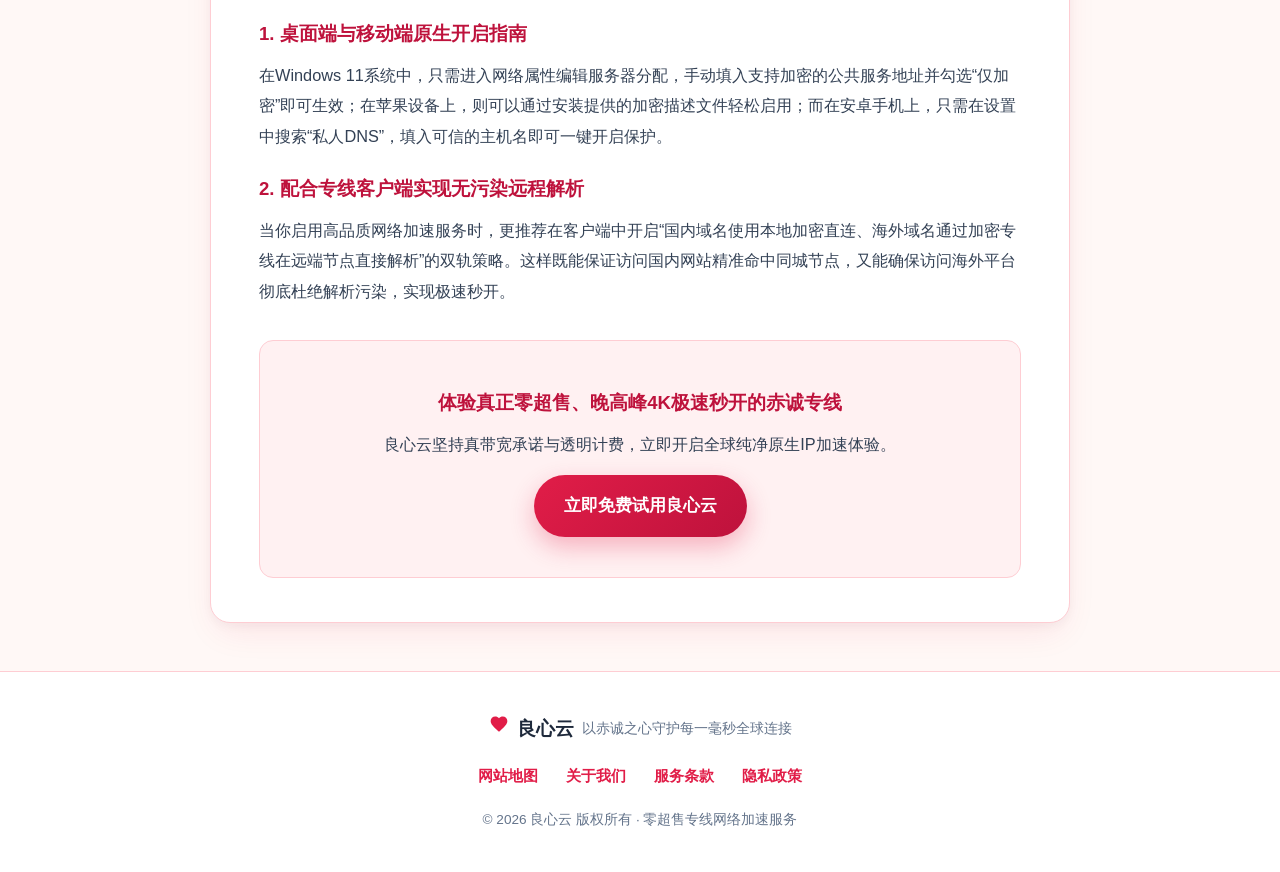
<file: dns-over-https-tls-privacy-configuration.html>
<!DOCTYPE html>
<html lang="zh-CN">
<head>
  <meta charset="UTF-8">
  <meta name="viewport" content="width=device-width, initial-scale=1">
  <title>告别域名劫持与广告弹窗：DoH与DoT加密DNS在各主流操作系统中的配置方法 - 良心云</title>
  <meta name="description" content="全面科普传统明文DNS的安全隐患，手把手教你通过加密DNS与客户端分流解析彻底根治网页劫持与解析污染。">
  <link rel="canonical" href="https://liangxinyun.cam/dns-over-https-tls-privacy-configuration.html">
  <link rel="stylesheet" href="style.css">

<meta property="og:url" content="https://liangxinyun.cam/dns-over-https-tls-privacy-configuration.html">
<meta property="og:title" content="告别域名劫持与广告弹窗：DoH与DoT加密DNS在各主流操作系统中的配置方法 - 良心云">
<meta property="og:description" content="全面科普传统明文DNS的安全隐患，手把手教你通过加密DNS与客户端分流解析彻底根治网页劫持与解析污染。">
<meta property="og:site_name" content="良心云">
<meta property="og:type" content="article">
<meta name="twitter:title" content="告别域名劫持与广告弹窗：DoH与DoT加密DNS在各主流操作系统中的配置方法 - 良心云">
<meta name="twitter:description" content="全面科普传统明文DNS的安全隐患，手把手教你通过加密DNS与客户端分流解析彻底根治网页劫持与解析污染。">
<script id="landing-maintenance-schema" type="application/ld+json">{"@context": "https://schema.org", "@type": "BreadcrumbList", "itemListElement": [{"@type": "ListItem", "position": 1, "name": "良心云机场", "item": "https://liangxinyun.cam/"}, {"@type": "ListItem", "position": 2, "name": "告别域名劫持与广告弹窗：DoH与DoT加密DNS在各主流操作系统中的配置方法 - 良心云", "item": "https://liangxinyun.cam/dns-over-https-tls-privacy-configuration.html"}]}</script>
</head>
<body>
  <header class="site-header">
  <div class="container header-inner">
    <a href="index.html" class="brand-link" aria-label="良心云首页">
      <svg class="brand-logo-svg" viewBox="0 0 48 48" width="42" height="42" aria-hidden="true">
  <defs>
    <linearGradient id="camHeartGrad" x1="0%" y1="0%" x2="100%" y2="100%">
      <stop offset="0%" stop-color="#FB7185"/>
      <stop offset="55%" stop-color="#E11D48"/>
      <stop offset="100%" stop-color="#9F1239"/>
    </linearGradient>
    <linearGradient id="camPulseGold" x1="0%" y1="0%" x2="100%" y2="0%">
      <stop offset="0%" stop-color="#F59E0B"/>
      <stop offset="100%" stop-color="#FBBF24"/>
    </linearGradient>
  </defs>
  <path d="M24 43C24 43 6 31.2 6 17.5C6 10.6 11.4 5.5 17.8 5.5C21.6 5.5 24 8.2 24 8.2C24 8.2 26.4 5.5 30.2 5.5C36.6 5.5 42 10.6 42 17.5C42 31.2 24 43 24 43Z" fill="url(#camHeartGrad)"/>
  <path d="M13 28C11.2 28 9.8 26.7 9.8 25C9.8 23.4 11 22.1 12.6 22C13.3 18.8 16.2 16.5 19.6 16.5C22.4 16.5 24.8 18.1 26 20.5C26.7 20.2 27.5 20 28.3 20C31.2 20 33.5 22.2 33.5 25C33.5 25.3 33.5 25.6 33.4 25.9" stroke="#FFF8F6" stroke-width="1.8" stroke-linecap="round" fill="none" opacity="0.65"/>
  <polyline points="8,24 16,24 19,17 23,31 27,20 30,26 33,24 40,24" fill="none" stroke="url(#camPulseGold)" stroke-width="2.6" stroke-linecap="round" stroke-linejoin="round"/>
  <circle cx="23" cy="31" r="2.2" fill="#FFF8F6"/>
</svg>
      <span class="brand-text">良心云</span>
      <span class="brand-pulse-tag">赤诚专线</span>
    </a>
    <nav class="main-nav" aria-label="主导航">
      <ul class="nav-list">
        <li><a href="index.html#vital-strength" class="nav-item">真材实料</a></li>
        <li><a href="index.html#scene-matrix" class="nav-item">流媒体与AI</a></li>
        <li><a href="index.html#honest-plans" class="nav-item">透明套餐</a></li>
        <li><a href="index.html#pulse-faq" class="nav-item">常见疑问</a></li>
        <li><a href="index.html#user-voices" class="nav-item">真实口碑</a></li>
        <li><a href="heart-vision.html" class="nav-item active-nav">匠心视界</a></li>
      </ul>
      <a href="https://ww012.twilightaff.com/#/?code=A56DH1Af" target="_blank" class="nav-cta-btn" rel="nofollow noopener sponsored">立即体验</a>
    </nav>
  </div>
</header>
  <main class="container">
    <article class="article-wrap">
      <div class="article-meta">
        <span>栏目：<a href="heart-vision.html">匠心视界</a></span> · <span>分类：安全科普</span> · <span>发布机构：良心云网络工程实验室</span>
      </div>
      <h1>告别域名劫持与广告弹窗：DoH与DoT加密DNS在各主流操作系统中的配置方法</h1>
      
<p>在日常上网过程中，你是否遇到过这样诡异的现象：明明输入的是正规网站的地址，敲下回车后却莫名其妙跳转到了毫不相干的导航页或促销弹窗；又或者明明网络连接显示正常，某些海外技术社区却总是提示“找不到服务器地址”。这背后的罪魁祸首，绝大多数时候并非网站本身宕机，而是古老的传统明文域名系统在传输途中遭遇了恶意劫持或缓存污染。掌握加密DNS的配置方法，是保护个人隐私与提升网络加速体验的重要基石。</p>

<h2>一、为什么传统的53端口明文解析如此脆弱？</h2>
<p>域名系统被形象地称为互联网的“电话簿”，负责将人类易于记忆的网站域名转换为机器能够识别的数字地址。然而，诞生于互联网早期的传统解析协议默认使用UDP 53端口，且整个查询与响应过程完全以明文形式在网络中裸奔。</p>

<h3>1. 无处不在的中间人监听与抢答劫持</h3>
<p>由于明文解析没有任何加密与身份校验机制，从你家里的路由器、小区宽带节点到各级运营商网关，路径上的任何一个中间节点都可以清晰地看到你正在访问哪个网站，甚至可以赶在真正的权威服务器回应之前，伪造一个虚假的地址抢先塞回给你的电脑，从而实现流量劫持或强制阻断。</p>

<h3>2. 解析污染对跨境加速链路的破坏</h3>
<p>在使用网络加速工具时，如果本地客户端没有妥善接管解析请求，而是任由操作系统向本地默认网关发起明文查询，那么在连接建立的第一步就会拿回错误的虚假地址。这不仅会导致网页无法打开，还会因为拿到距离极远的错误节点地址，让原本高速的专线通道大打折扣。</p>

<h2>二、DoH与DoT：为你的互联网电话簿穿上加密铠甲</h2>
<p>为了彻底终结明文解析的安全乱象，国际互联网工程任务组先后确立了两种现代加密标准：基于传输层安全的DoT与基于超文本传输协议的DoH。结合网络安全与防DNS劫持技术手册中的对比剖析，我们可以清晰地理解两者的核心差异。</p>

<h3>1. DoT：专用853端口的通道加密</h3>
<p>DoT直接将传统的解析报文封装在安全的TLS加密管道内，并使用专门分配的853端口进行通信。它的优势在于协议开销小、解析效率高，非常适合在安卓系统底层“私人DNS”设置或家庭软路由中全局开启，防止本地运营商篡改解析结果。</p>

<h3>2. DoH：融入标准443网页流量的隐身衣</h3>
<p>DoH则更进一步，它将域名查询直接作为标准的HTTPS数据包，通过所有网站都在使用的443端口进行传输。对于外部防火墙而言，这类流量看起来就像是一次再普通不过的加密网页浏览，既无法窥探查询的具体域名，也很难在不误伤正常网页的前提下将其单独拦截。</p>

<h2>三、主流操作系统与加速客户端的加密解析实战配置</h2>
<p>想要获得最纯净、最快速的域名解析体验，我们需要将操作系统级加密防护与代理客户端的远程解析机制有机结合起来。</p>

<h3>1. 桌面端与移动端原生开启指南</h3>
<p>在Windows 11系统中，只需进入网络属性编辑服务器分配，手动填入支持加密的公共服务地址并勾选“仅加密”即可生效；在苹果设备上，则可以通过安装提供的加密描述文件轻松启用；而在安卓手机上，只需在设置中搜索“私人DNS”，填入可信的主机名即可一键开启保护。</p>

<h3>2. 配合专线客户端实现无污染远程解析</h3>
<p>当你启用高品质网络加速服务时，更推荐在客户端中开启“国内域名使用本地加密直连、海外域名通过加密专线在远端节点直接解析”的双轨策略。这样既能保证访问国内网站精准命中同城节点，又能确保访问海外平台彻底杜绝解析污染，实现极速秒开。</p>

      <div class="article-cta-box">
        <h3>体验真正零超售、晚高峰4K极速秒开的赤诚专线</h3>
        <p>良心云坚持真带宽承诺与透明计费，立即开启全球纯净原生IP加速体验。</p>
        <p style="margin-top:14px;">
          <a href="https://ww012.twilightaff.com/#/?code=A56DH1Af" target="_blank" class="btn-primary-heart" rel="nofollow noopener sponsored">立即免费试用良心云</a>
        </p>
      </div>
    </article>
  </main>
  <footer class="site-footer">
  <div class="container footer-inner">
    <div class="footer-brand-row">
      <span class="footer-heart-mark" aria-hidden="true">
        <svg viewBox="0 0 24 24" width="20" height="20"><path d="M12 21.35l-1.45-1.32C5.4 15.36 2 12.28 2 8.5 2 5.42 4.42 3 7.5 3c1.74 0 3.41.81 4.5 2.09C13.09 3.81 14.76 3 16.5 3 19.58 3 22 5.42 22 8.5c0 3.78-3.4 6.86-8.55 11.54L12 21.35z" fill="#E11D48"/></svg>
      </span>
      <span class="footer-brand-name">良心云</span>
      <span class="footer-slogan">以赤诚之心守护每一毫秒全球连接</span>
    </div>
    <nav class="footer-links" aria-label="页脚导航">
      <a href="sitemap.html">网站地图</a>
      <a href="about.html">关于我们</a>
      <a href="terms.html">服务条款</a>
      <a href="privacy.html">隐私政策</a>
    </nav>
    <p class="footer-copy">© 2026 良心云 版权所有 · 零超售专线网络加速服务</p>
  </div>
</footer>
</body>
</html>
</file>
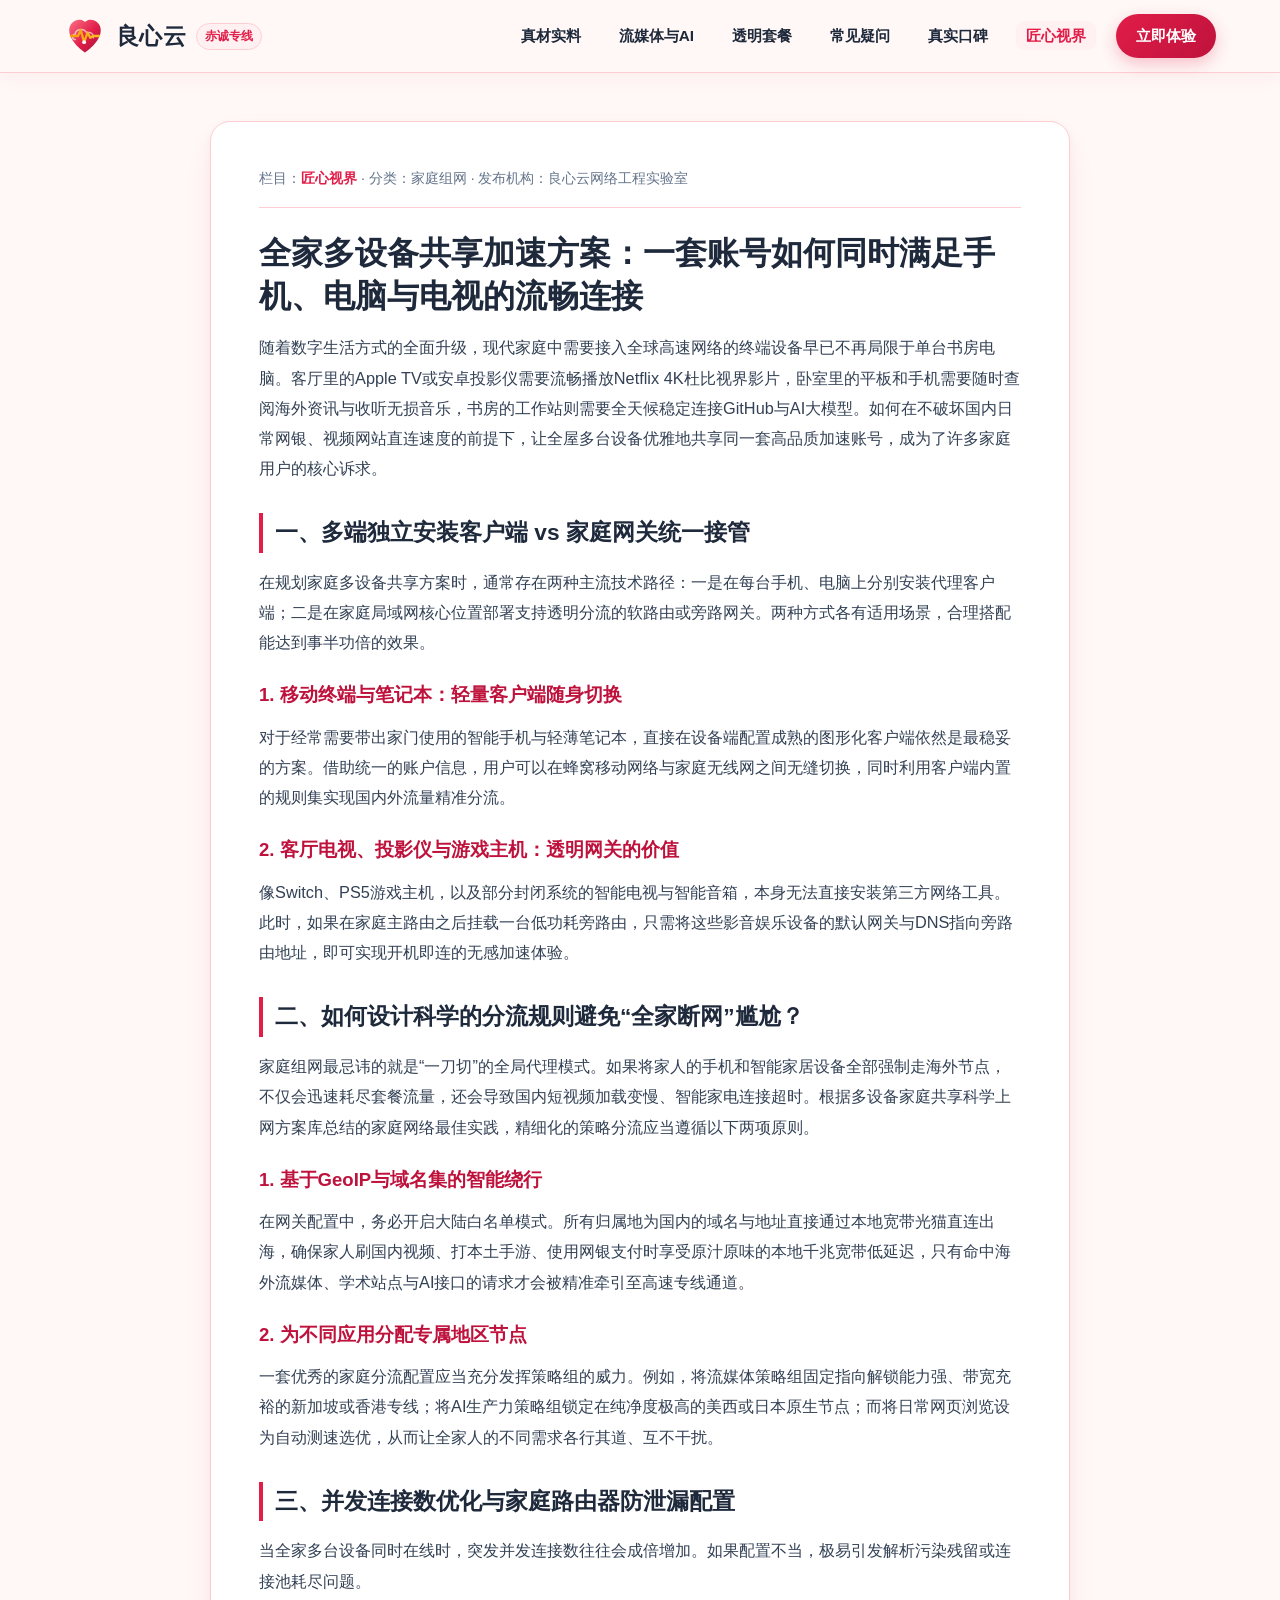
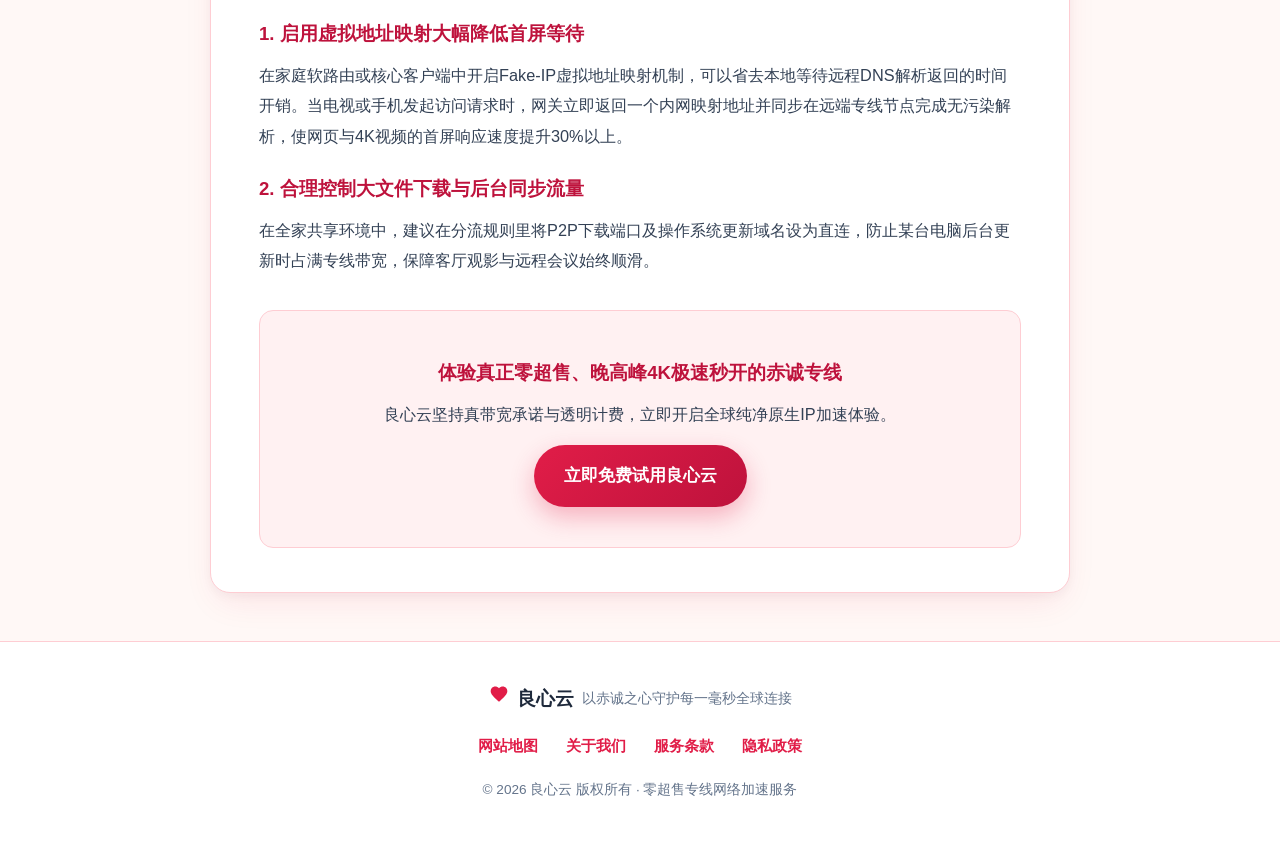
<file: family-multi-device-sharing-router-plan.html>
<!DOCTYPE html>
<html lang="zh-CN">
<head>
  <meta charset="UTF-8">
  <meta name="viewport" content="width=device-width, initial-scale=1">
  <title>全家多设备共享加速方案：一套账号如何同时满足手机、电脑与电视的流畅连接 - 良心云</title>
  <meta name="description" content="详解客厅Apple TV、游戏主机与全家移动终端的无感分流组网方案，实现局域网内一次配置、全屋秒开。">
  <link rel="canonical" href="https://liangxinyun.cam/family-multi-device-sharing-router-plan.html">
  <link rel="stylesheet" href="style.css">

<meta property="og:url" content="https://liangxinyun.cam/family-multi-device-sharing-router-plan.html">
<meta property="og:title" content="全家多设备共享加速方案：一套账号如何同时满足手机、电脑与电视的流畅连接 - 良心云">
<meta property="og:description" content="详解客厅Apple TV、游戏主机与全家移动终端的无感分流组网方案，实现局域网内一次配置、全屋秒开。">
<meta property="og:site_name" content="良心云">
<meta property="og:type" content="article">
<meta name="twitter:title" content="全家多设备共享加速方案：一套账号如何同时满足手机、电脑与电视的流畅连接 - 良心云">
<meta name="twitter:description" content="详解客厅Apple TV、游戏主机与全家移动终端的无感分流组网方案，实现局域网内一次配置、全屋秒开。">
<script id="landing-maintenance-schema" type="application/ld+json">{"@context": "https://schema.org", "@type": "BreadcrumbList", "itemListElement": [{"@type": "ListItem", "position": 1, "name": "良心云机场", "item": "https://liangxinyun.cam/"}, {"@type": "ListItem", "position": 2, "name": "全家多设备共享加速方案：一套账号如何同时满足手机、电脑与电视的流畅连接 - 良心云", "item": "https://liangxinyun.cam/family-multi-device-sharing-router-plan.html"}]}</script>
</head>
<body>
  <header class="site-header">
  <div class="container header-inner">
    <a href="index.html" class="brand-link" aria-label="良心云首页">
      <svg class="brand-logo-svg" viewBox="0 0 48 48" width="42" height="42" aria-hidden="true">
  <defs>
    <linearGradient id="camHeartGrad" x1="0%" y1="0%" x2="100%" y2="100%">
      <stop offset="0%" stop-color="#FB7185"/>
      <stop offset="55%" stop-color="#E11D48"/>
      <stop offset="100%" stop-color="#9F1239"/>
    </linearGradient>
    <linearGradient id="camPulseGold" x1="0%" y1="0%" x2="100%" y2="0%">
      <stop offset="0%" stop-color="#F59E0B"/>
      <stop offset="100%" stop-color="#FBBF24"/>
    </linearGradient>
  </defs>
  <path d="M24 43C24 43 6 31.2 6 17.5C6 10.6 11.4 5.5 17.8 5.5C21.6 5.5 24 8.2 24 8.2C24 8.2 26.4 5.5 30.2 5.5C36.6 5.5 42 10.6 42 17.5C42 31.2 24 43 24 43Z" fill="url(#camHeartGrad)"/>
  <path d="M13 28C11.2 28 9.8 26.7 9.8 25C9.8 23.4 11 22.1 12.6 22C13.3 18.8 16.2 16.5 19.6 16.5C22.4 16.5 24.8 18.1 26 20.5C26.7 20.2 27.5 20 28.3 20C31.2 20 33.5 22.2 33.5 25C33.5 25.3 33.5 25.6 33.4 25.9" stroke="#FFF8F6" stroke-width="1.8" stroke-linecap="round" fill="none" opacity="0.65"/>
  <polyline points="8,24 16,24 19,17 23,31 27,20 30,26 33,24 40,24" fill="none" stroke="url(#camPulseGold)" stroke-width="2.6" stroke-linecap="round" stroke-linejoin="round"/>
  <circle cx="23" cy="31" r="2.2" fill="#FFF8F6"/>
</svg>
      <span class="brand-text">良心云</span>
      <span class="brand-pulse-tag">赤诚专线</span>
    </a>
    <nav class="main-nav" aria-label="主导航">
      <ul class="nav-list">
        <li><a href="index.html#vital-strength" class="nav-item">真材实料</a></li>
        <li><a href="index.html#scene-matrix" class="nav-item">流媒体与AI</a></li>
        <li><a href="index.html#honest-plans" class="nav-item">透明套餐</a></li>
        <li><a href="index.html#pulse-faq" class="nav-item">常见疑问</a></li>
        <li><a href="index.html#user-voices" class="nav-item">真实口碑</a></li>
        <li><a href="heart-vision.html" class="nav-item active-nav">匠心视界</a></li>
      </ul>
      <a href="https://ww012.twilightaff.com/#/?code=A56DH1Af" target="_blank" class="nav-cta-btn" rel="nofollow noopener sponsored">立即体验</a>
    </nav>
  </div>
</header>
  <main class="container">
    <article class="article-wrap">
      <div class="article-meta">
        <span>栏目：<a href="heart-vision.html">匠心视界</a></span> · <span>分类：家庭组网</span> · <span>发布机构：良心云网络工程实验室</span>
      </div>
      <h1>全家多设备共享加速方案：一套账号如何同时满足手机、电脑与电视的流畅连接</h1>
      
<p>随着数字生活方式的全面升级，现代家庭中需要接入全球高速网络的终端设备早已不再局限于单台书房电脑。客厅里的Apple TV或安卓投影仪需要流畅播放Netflix 4K杜比视界影片，卧室里的平板和手机需要随时查阅海外资讯与收听无损音乐，书房的工作站则需要全天候稳定连接GitHub与AI大模型。如何在不破坏国内日常网银、视频网站直连速度的前提下，让全屋多台设备优雅地共享同一套高品质加速账号，成为了许多家庭用户的核心诉求。</p>

<h2>一、多端独立安装客户端 vs 家庭网关统一接管</h2>
<p>在规划家庭多设备共享方案时，通常存在两种主流技术路径：一是在每台手机、电脑上分别安装代理客户端；二是在家庭局域网核心位置部署支持透明分流的软路由或旁路网关。两种方式各有适用场景，合理搭配能达到事半功倍的效果。</p>

<h3>1. 移动终端与笔记本：轻量客户端随身切换</h3>
<p>对于经常需要带出家门使用的智能手机与轻薄笔记本，直接在设备端配置成熟的图形化客户端依然是最稳妥的方案。借助统一的账户信息，用户可以在蜂窝移动网络与家庭无线网之间无缝切换，同时利用客户端内置的规则集实现国内外流量精准分流。</p>

<h3>2. 客厅电视、投影仪与游戏主机：透明网关的价值</h3>
<p>像Switch、PS5游戏主机，以及部分封闭系统的智能电视与智能音箱，本身无法直接安装第三方网络工具。此时，如果在家庭主路由之后挂载一台低功耗旁路由，只需将这些影音娱乐设备的默认网关与DNS指向旁路由地址，即可实现开机即连的无感加速体验。</p>

<h2>二、如何设计科学的分流规则避免“全家断网”尴尬？</h2>
<p>家庭组网最忌讳的就是“一刀切”的全局代理模式。如果将家人的手机和智能家居设备全部强制走海外节点，不仅会迅速耗尽套餐流量，还会导致国内短视频加载变慢、智能家电连接超时。根据多设备家庭共享科学上网方案库总结的家庭网络最佳实践，精细化的策略分流应当遵循以下两项原则。</p>

<h3>1. 基于GeoIP与域名集的智能绕行</h3>
<p>在网关配置中，务必开启大陆白名单模式。所有归属地为国内的域名与地址直接通过本地宽带光猫直连出海，确保家人刷国内视频、打本土手游、使用网银支付时享受原汁原味的本地千兆宽带低延迟，只有命中海外流媒体、学术站点与AI接口的请求才会被精准牵引至高速专线通道。</p>

<h3>2. 为不同应用分配专属地区节点</h3>
<p>一套优秀的家庭分流配置应当充分发挥策略组的威力。例如，将流媒体策略组固定指向解锁能力强、带宽充裕的新加坡或香港专线；将AI生产力策略组锁定在纯净度极高的美西或日本原生节点；而将日常网页浏览设为自动测速选优，从而让全家人的不同需求各行其道、互不干扰。</p>

<h2>三、并发连接数优化与家庭路由器防泄漏配置</h2>
<p>当全家多台设备同时在线时，突发并发连接数往往会成倍增加。如果配置不当，极易引发解析污染残留或连接池耗尽问题。</p>

<h3>1. 启用虚拟地址映射大幅降低首屏等待</h3>
<p>在家庭软路由或核心客户端中开启Fake-IP虚拟地址映射机制，可以省去本地等待远程DNS解析返回的时间开销。当电视或手机发起访问请求时，网关立即返回一个内网映射地址并同步在远端专线节点完成无污染解析，使网页与4K视频的首屏响应速度提升30%以上。</p>

<h3>2. 合理控制大文件下载与后台同步流量</h3>
<p>在全家共享环境中，建议在分流规则里将P2P下载端口及操作系统更新域名设为直连，防止某台电脑后台更新时占满专线带宽，保障客厅观影与远程会议始终顺滑。</p>

      <div class="article-cta-box">
        <h3>体验真正零超售、晚高峰4K极速秒开的赤诚专线</h3>
        <p>良心云坚持真带宽承诺与透明计费，立即开启全球纯净原生IP加速体验。</p>
        <p style="margin-top:14px;">
          <a href="https://ww012.twilightaff.com/#/?code=A56DH1Af" target="_blank" class="btn-primary-heart" rel="nofollow noopener sponsored">立即免费试用良心云</a>
        </p>
      </div>
    </article>
  </main>
  <footer class="site-footer">
  <div class="container footer-inner">
    <div class="footer-brand-row">
      <span class="footer-heart-mark" aria-hidden="true">
        <svg viewBox="0 0 24 24" width="20" height="20"><path d="M12 21.35l-1.45-1.32C5.4 15.36 2 12.28 2 8.5 2 5.42 4.42 3 7.5 3c1.74 0 3.41.81 4.5 2.09C13.09 3.81 14.76 3 16.5 3 19.58 3 22 5.42 22 8.5c0 3.78-3.4 6.86-8.55 11.54L12 21.35z" fill="#E11D48"/></svg>
      </span>
      <span class="footer-brand-name">良心云</span>
      <span class="footer-slogan">以赤诚之心守护每一毫秒全球连接</span>
    </div>
    <nav class="footer-links" aria-label="页脚导航">
      <a href="sitemap.html">网站地图</a>
      <a href="about.html">关于我们</a>
      <a href="terms.html">服务条款</a>
      <a href="privacy.html">隐私政策</a>
    </nav>
    <p class="footer-copy">© 2026 良心云 版权所有 · 零超售专线网络加速服务</p>
  </div>
</footer>
</body>
</html>
</file>
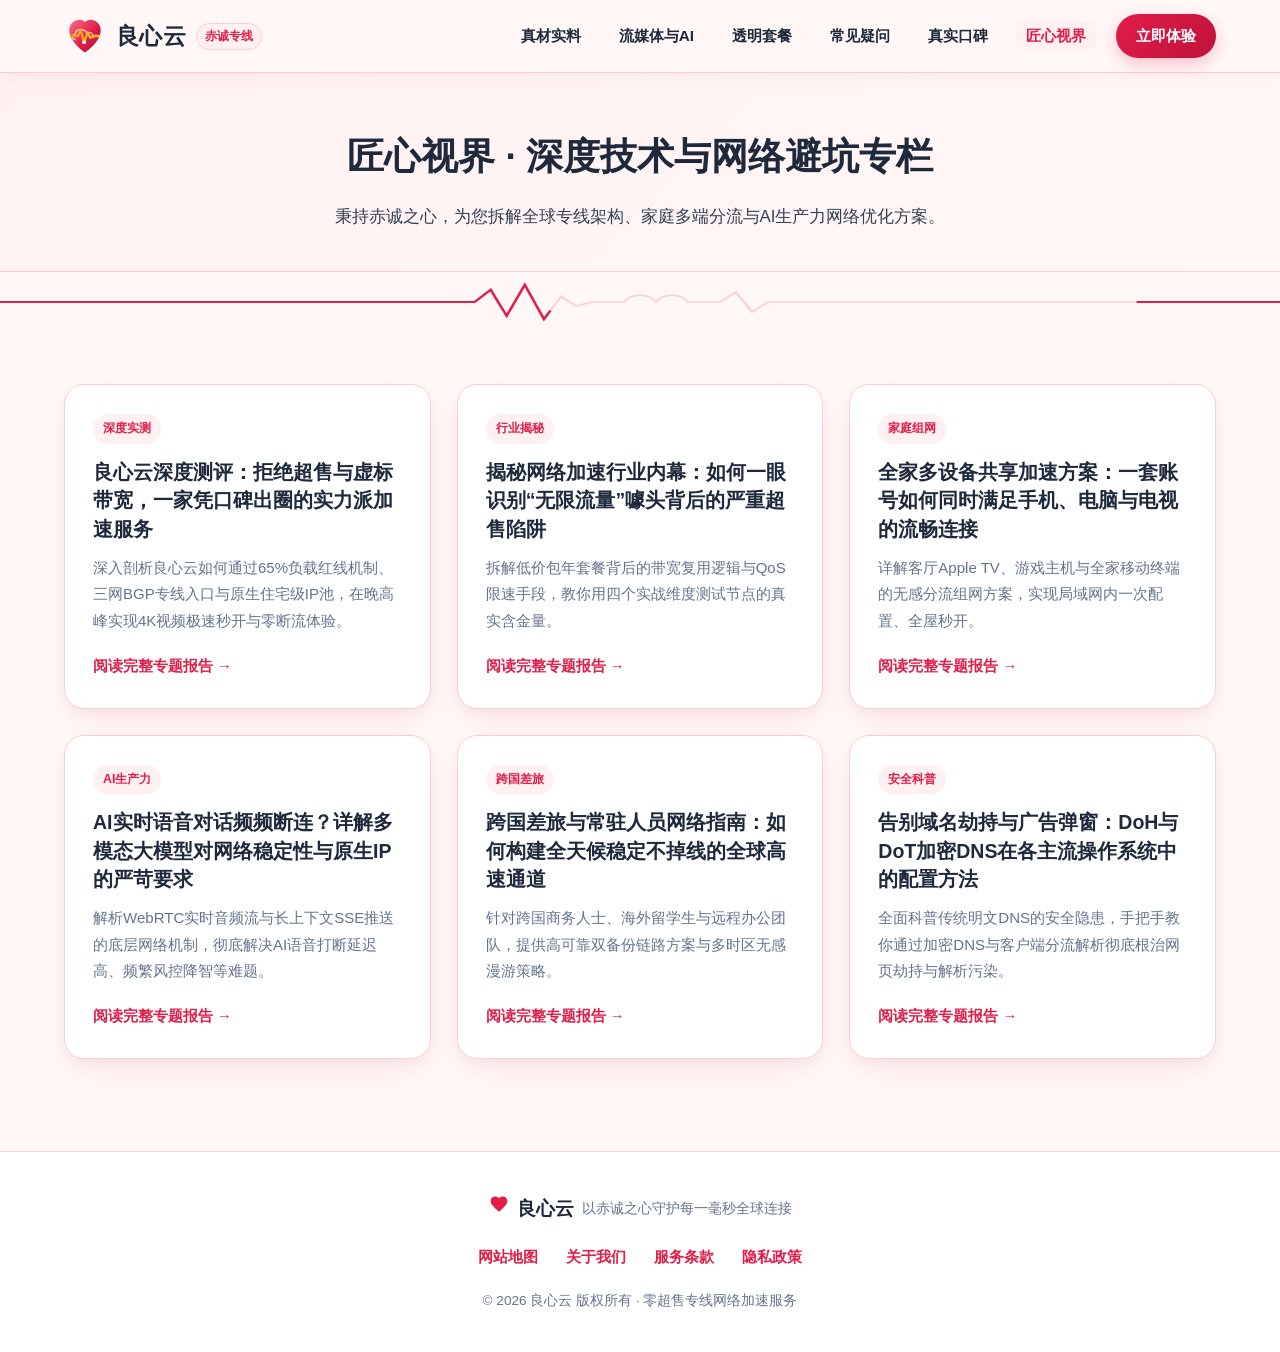
<file: heart-vision.html>
<!DOCTYPE html>
<html lang="zh-CN">
<head>
  <meta charset="UTF-8">
  <meta name="viewport" content="width=device-width, initial-scale=1">
  <title>匠心视界 - 良心云网络加速技术专栏与深度避坑指南</title>
  <meta name="description" content="良心云匠心视界专栏为您提供深度网络加速评测、专线技术剖析、AI原生IP配置与家庭多设备共享方案，助您享受极速秒开的全球互联体验。">
  <link rel="canonical" href="https://liangxinyun.cam/heart-vision.html">
  <link rel="stylesheet" href="style.css">

<meta property="og:url" content="https://liangxinyun.cam/heart-vision.html">
<meta property="og:title" content="匠心视界 - 良心云网络加速技术专栏与深度避坑指南">
<meta property="og:description" content="良心云匠心视界专栏为您提供深度网络加速评测、专线技术剖析、AI原生IP配置与家庭多设备共享方案，助您享受极速秒开的全球互联体验。">
<meta property="og:site_name" content="良心云">
<meta property="og:type" content="article">
<meta name="twitter:title" content="匠心视界 - 良心云网络加速技术专栏与深度避坑指南">
<meta name="twitter:description" content="良心云匠心视界专栏为您提供深度网络加速评测、专线技术剖析、AI原生IP配置与家庭多设备共享方案，助您享受极速秒开的全球互联体验。">
<script id="landing-maintenance-schema" type="application/ld+json">{"@context": "https://schema.org", "@type": "BreadcrumbList", "itemListElement": [{"@type": "ListItem", "position": 1, "name": "良心云机场", "item": "https://liangxinyun.cam/"}, {"@type": "ListItem", "position": 2, "name": "匠心视界 - 良心云网络加速技术专栏与深度避坑指南", "item": "https://liangxinyun.cam/heart-vision.html"}]}</script>
</head>
<body>
  <header class="site-header">
  <div class="container header-inner">
    <a href="index.html" class="brand-link" aria-label="良心云首页">
      <svg class="brand-logo-svg" viewBox="0 0 48 48" width="42" height="42" aria-hidden="true">
  <defs>
    <linearGradient id="camHeartGrad" x1="0%" y1="0%" x2="100%" y2="100%">
      <stop offset="0%" stop-color="#FB7185"/>
      <stop offset="55%" stop-color="#E11D48"/>
      <stop offset="100%" stop-color="#9F1239"/>
    </linearGradient>
    <linearGradient id="camPulseGold" x1="0%" y1="0%" x2="100%" y2="0%">
      <stop offset="0%" stop-color="#F59E0B"/>
      <stop offset="100%" stop-color="#FBBF24"/>
    </linearGradient>
  </defs>
  <path d="M24 43C24 43 6 31.2 6 17.5C6 10.6 11.4 5.5 17.8 5.5C21.6 5.5 24 8.2 24 8.2C24 8.2 26.4 5.5 30.2 5.5C36.6 5.5 42 10.6 42 17.5C42 31.2 24 43 24 43Z" fill="url(#camHeartGrad)"/>
  <path d="M13 28C11.2 28 9.8 26.7 9.8 25C9.8 23.4 11 22.1 12.6 22C13.3 18.8 16.2 16.5 19.6 16.5C22.4 16.5 24.8 18.1 26 20.5C26.7 20.2 27.5 20 28.3 20C31.2 20 33.5 22.2 33.5 25C33.5 25.3 33.5 25.6 33.4 25.9" stroke="#FFF8F6" stroke-width="1.8" stroke-linecap="round" fill="none" opacity="0.65"/>
  <polyline points="8,24 16,24 19,17 23,31 27,20 30,26 33,24 40,24" fill="none" stroke="url(#camPulseGold)" stroke-width="2.6" stroke-linecap="round" stroke-linejoin="round"/>
  <circle cx="23" cy="31" r="2.2" fill="#FFF8F6"/>
</svg>
      <span class="brand-text">良心云</span>
      <span class="brand-pulse-tag">赤诚专线</span>
    </a>
    <nav class="main-nav" aria-label="主导航">
      <ul class="nav-list">
        <li><a href="index.html#vital-strength" class="nav-item">真材实料</a></li>
        <li><a href="index.html#scene-matrix" class="nav-item">流媒体与AI</a></li>
        <li><a href="index.html#honest-plans" class="nav-item">透明套餐</a></li>
        <li><a href="index.html#pulse-faq" class="nav-item">常见疑问</a></li>
        <li><a href="index.html#user-voices" class="nav-item">真实口碑</a></li>
        <li><a href="heart-vision.html" class="nav-item active-nav">匠心视界</a></li>
      </ul>
      <a href="https://ww012.twilightaff.com/#/?code=A56DH1Af" target="_blank" class="nav-cta-btn" rel="nofollow noopener sponsored">立即体验</a>
    </nav>
  </div>
</header>
  <main>
    <section class="page-hero-banner">
      <div class="container">
        <h1>匠心视界 · 深度技术与网络避坑专栏</h1>
        <p>秉持赤诚之心，为您拆解全球专线架构、家庭多端分流与AI生产力网络优化方案。</p>
      </div>
    </section>
    <div class="ecg-divider" aria-hidden="true">
  <svg viewBox="0 0 1200 54" preserveAspectRatio="none">
    <path class="ecg-track" d="M0,27 L420,27 L445,27 L460,12 L475,44 L492,6 L510,48 L526,20 L540,32 L555,27 L585,27 C592,16 608,16 615,27 C622,16 638,16 645,27 L675,27 L690,15 L705,39 L720,27 L1200,27" fill="none" stroke="#FECDD3" stroke-width="2"/>
    <path class="ecg-wave-anim" d="M0,27 L420,27 L445,27 L460,12 L475,44 L492,6 L510,48 L526,20 L540,32 L555,27 L585,27 C592,16 608,16 615,27 C622,16 638,16 645,27 L675,27 L690,15 L705,39 L720,27 L1200,27" fill="none" stroke="#E11D48" stroke-width="2.5" stroke-linecap="round"/>
  </svg>
</div>
    <section class="container">
      <div class="hub-cards-grid">
        
      <article class="hub-card">
        <div>
          <span class="hub-card-tag">深度实测</span>
          <h2><a href="liangxinyun-honest-bandwidth-promise-review.html">良心云深度测评：拒绝超售与虚标带宽，一家凭口碑出圈的实力派加速服务</a></h2>
          <p>深入剖析良心云如何通过65%负载红线机制、三网BGP专线入口与原生住宅级IP池，在晚高峰实现4K视频极速秒开与零断流体验。</p>
        </div>
        <a href="liangxinyun-honest-bandwidth-promise-review.html" class="hub-read-more">阅读完整专题报告 →</a>
      </article>
      <article class="hub-card">
        <div>
          <span class="hub-card-tag">行业揭秘</span>
          <h2><a href="airport-overselling-bandwidth-truth.html">揭秘网络加速行业内幕：如何一眼识别“无限流量”噱头背后的严重超售陷阱</a></h2>
          <p>拆解低价包年套餐背后的带宽复用逻辑与QoS限速手段，教你用四个实战维度测试节点的真实含金量。</p>
        </div>
        <a href="airport-overselling-bandwidth-truth.html" class="hub-read-more">阅读完整专题报告 →</a>
      </article>
      <article class="hub-card">
        <div>
          <span class="hub-card-tag">家庭组网</span>
          <h2><a href="family-multi-device-sharing-router-plan.html">全家多设备共享加速方案：一套账号如何同时满足手机、电脑与电视的流畅连接</a></h2>
          <p>详解客厅Apple TV、游戏主机与全家移动终端的无感分流组网方案，实现局域网内一次配置、全屋秒开。</p>
        </div>
        <a href="family-multi-device-sharing-router-plan.html" class="hub-read-more">阅读完整专题报告 →</a>
      </article>
      <article class="hub-card">
        <div>
          <span class="hub-card-tag">AI生产力</span>
          <h2><a href="claude-chatgpt-voice-mode-low-latency.html">AI实时语音对话频频断连？详解多模态大模型对网络稳定性与原生IP的严苛要求</a></h2>
          <p>解析WebRTC实时音频流与长上下文SSE推送的底层网络机制，彻底解决AI语音打断延迟高、频繁风控降智等难题。</p>
        </div>
        <a href="claude-chatgpt-voice-mode-low-latency.html" class="hub-read-more">阅读完整专题报告 →</a>
      </article>
      <article class="hub-card">
        <div>
          <span class="hub-card-tag">跨国差旅</span>
          <h2><a href="overseas-chinese-homeland-network-bridge.html">跨国差旅与常驻人员网络指南：如何构建全天候稳定不掉线的全球高速通道</a></h2>
          <p>针对跨国商务人士、海外留学生与远程办公团队，提供高可靠双备份链路方案与多时区无感漫游策略。</p>
        </div>
        <a href="overseas-chinese-homeland-network-bridge.html" class="hub-read-more">阅读完整专题报告 →</a>
      </article>
      <article class="hub-card">
        <div>
          <span class="hub-card-tag">安全科普</span>
          <h2><a href="dns-over-https-tls-privacy-configuration.html">告别域名劫持与广告弹窗：DoH与DoT加密DNS在各主流操作系统中的配置方法</a></h2>
          <p>全面科普传统明文DNS的安全隐患，手把手教你通过加密DNS与客户端分流解析彻底根治网页劫持与解析污染。</p>
        </div>
        <a href="dns-over-https-tls-privacy-configuration.html" class="hub-read-more">阅读完整专题报告 →</a>
      </article>
      </div>
    </section>
  </main>
  <footer class="site-footer">
  <div class="container footer-inner">
    <div class="footer-brand-row">
      <span class="footer-heart-mark" aria-hidden="true">
        <svg viewBox="0 0 24 24" width="20" height="20"><path d="M12 21.35l-1.45-1.32C5.4 15.36 2 12.28 2 8.5 2 5.42 4.42 3 7.5 3c1.74 0 3.41.81 4.5 2.09C13.09 3.81 14.76 3 16.5 3 19.58 3 22 5.42 22 8.5c0 3.78-3.4 6.86-8.55 11.54L12 21.35z" fill="#E11D48"/></svg>
      </span>
      <span class="footer-brand-name">良心云</span>
      <span class="footer-slogan">以赤诚之心守护每一毫秒全球连接</span>
    </div>
    <nav class="footer-links" aria-label="页脚导航">
      <a href="sitemap.html">网站地图</a>
      <a href="about.html">关于我们</a>
      <a href="terms.html">服务条款</a>
      <a href="privacy.html">隐私政策</a>
    </nav>
    <p class="footer-copy">© 2026 良心云 版权所有 · 零超售专线网络加速服务</p>
  </div>
</footer>
</body>
</html>
</file>
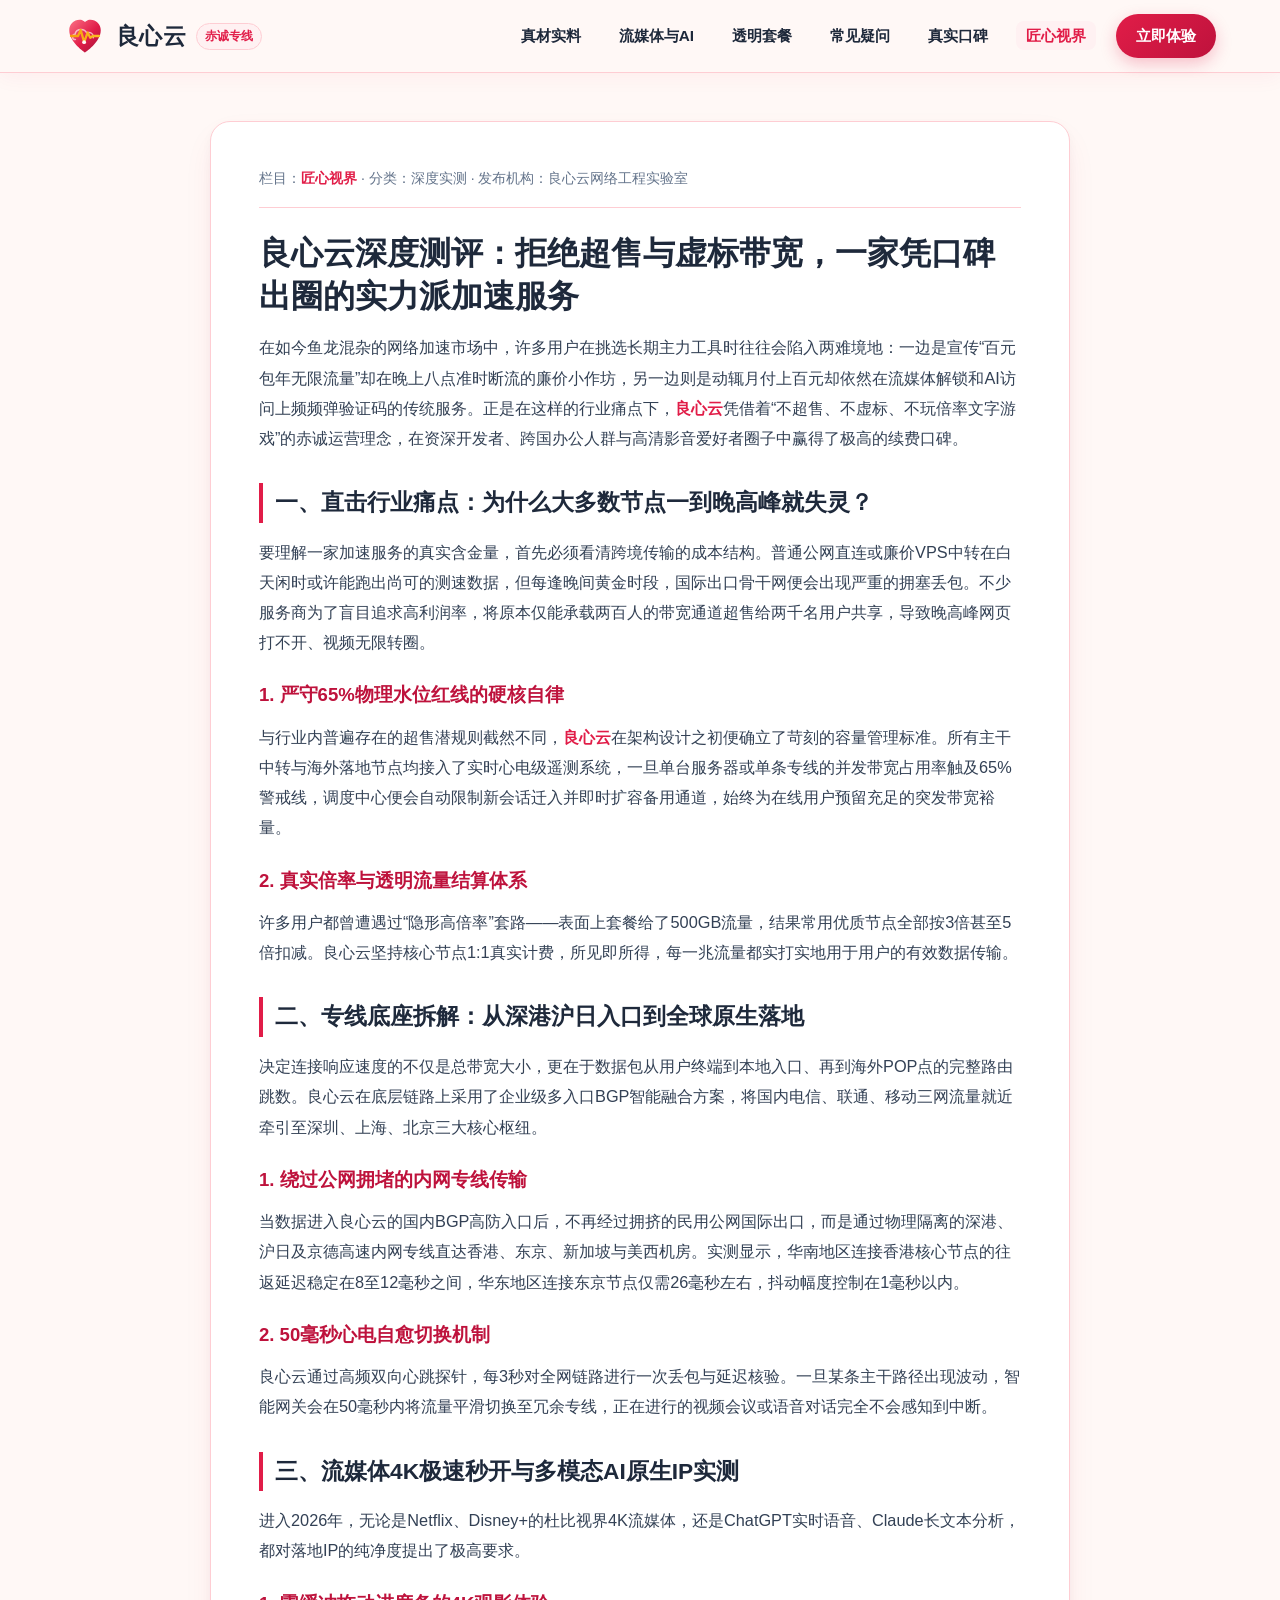
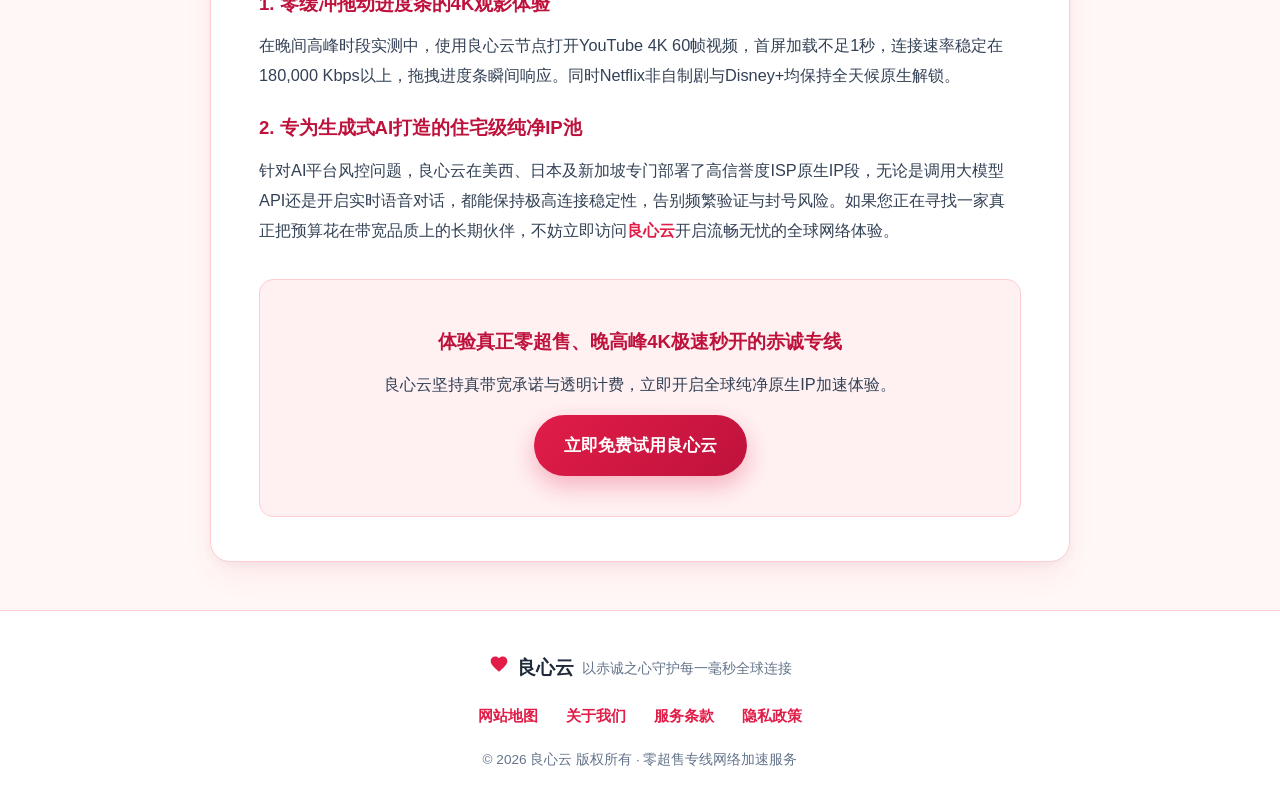
<file: liangxinyun-honest-bandwidth-promise-review.html>
<!DOCTYPE html>
<html lang="zh-CN">
<head>
  <meta charset="UTF-8">
  <meta name="viewport" content="width=device-width, initial-scale=1">
  <title>良心云深度测评：拒绝超售与虚标带宽，一家凭口碑出圈的实力派加速服务 - 良心云</title>
  <meta name="description" content="深入剖析良心云如何通过65%负载红线机制、三网BGP专线入口与原生住宅级IP池，在晚高峰实现4K视频极速秒开与零断流体验。">
  <link rel="canonical" href="https://liangxinyun.cam/liangxinyun-honest-bandwidth-promise-review.html">
  <link rel="stylesheet" href="style.css">

<meta property="og:url" content="https://liangxinyun.cam/liangxinyun-honest-bandwidth-promise-review.html">
<meta property="og:title" content="良心云深度测评：拒绝超售与虚标带宽，一家凭口碑出圈的实力派加速服务 - 良心云">
<meta property="og:description" content="深入剖析良心云如何通过65%负载红线机制、三网BGP专线入口与原生住宅级IP池，在晚高峰实现4K视频极速秒开与零断流体验。">
<meta property="og:site_name" content="良心云">
<meta property="og:type" content="article">
<meta name="twitter:title" content="良心云深度测评：拒绝超售与虚标带宽，一家凭口碑出圈的实力派加速服务 - 良心云">
<meta name="twitter:description" content="深入剖析良心云如何通过65%负载红线机制、三网BGP专线入口与原生住宅级IP池，在晚高峰实现4K视频极速秒开与零断流体验。">
<script id="landing-maintenance-schema" type="application/ld+json">{"@context": "https://schema.org", "@type": "BreadcrumbList", "itemListElement": [{"@type": "ListItem", "position": 1, "name": "良心云机场", "item": "https://liangxinyun.cam/"}, {"@type": "ListItem", "position": 2, "name": "良心云深度测评：拒绝超售与虚标带宽，一家凭口碑出圈的实力派加速服务 - 良心云", "item": "https://liangxinyun.cam/liangxinyun-honest-bandwidth-promise-review.html"}]}</script>
</head>
<body>
  <header class="site-header">
  <div class="container header-inner">
    <a href="index.html" class="brand-link" aria-label="良心云首页">
      <svg class="brand-logo-svg" viewBox="0 0 48 48" width="42" height="42" aria-hidden="true">
  <defs>
    <linearGradient id="camHeartGrad" x1="0%" y1="0%" x2="100%" y2="100%">
      <stop offset="0%" stop-color="#FB7185"/>
      <stop offset="55%" stop-color="#E11D48"/>
      <stop offset="100%" stop-color="#9F1239"/>
    </linearGradient>
    <linearGradient id="camPulseGold" x1="0%" y1="0%" x2="100%" y2="0%">
      <stop offset="0%" stop-color="#F59E0B"/>
      <stop offset="100%" stop-color="#FBBF24"/>
    </linearGradient>
  </defs>
  <path d="M24 43C24 43 6 31.2 6 17.5C6 10.6 11.4 5.5 17.8 5.5C21.6 5.5 24 8.2 24 8.2C24 8.2 26.4 5.5 30.2 5.5C36.6 5.5 42 10.6 42 17.5C42 31.2 24 43 24 43Z" fill="url(#camHeartGrad)"/>
  <path d="M13 28C11.2 28 9.8 26.7 9.8 25C9.8 23.4 11 22.1 12.6 22C13.3 18.8 16.2 16.5 19.6 16.5C22.4 16.5 24.8 18.1 26 20.5C26.7 20.2 27.5 20 28.3 20C31.2 20 33.5 22.2 33.5 25C33.5 25.3 33.5 25.6 33.4 25.9" stroke="#FFF8F6" stroke-width="1.8" stroke-linecap="round" fill="none" opacity="0.65"/>
  <polyline points="8,24 16,24 19,17 23,31 27,20 30,26 33,24 40,24" fill="none" stroke="url(#camPulseGold)" stroke-width="2.6" stroke-linecap="round" stroke-linejoin="round"/>
  <circle cx="23" cy="31" r="2.2" fill="#FFF8F6"/>
</svg>
      <span class="brand-text">良心云</span>
      <span class="brand-pulse-tag">赤诚专线</span>
    </a>
    <nav class="main-nav" aria-label="主导航">
      <ul class="nav-list">
        <li><a href="index.html#vital-strength" class="nav-item">真材实料</a></li>
        <li><a href="index.html#scene-matrix" class="nav-item">流媒体与AI</a></li>
        <li><a href="index.html#honest-plans" class="nav-item">透明套餐</a></li>
        <li><a href="index.html#pulse-faq" class="nav-item">常见疑问</a></li>
        <li><a href="index.html#user-voices" class="nav-item">真实口碑</a></li>
        <li><a href="heart-vision.html" class="nav-item active-nav">匠心视界</a></li>
      </ul>
      <a href="https://ww012.twilightaff.com/#/?code=A56DH1Af" target="_blank" class="nav-cta-btn" rel="nofollow noopener sponsored">立即体验</a>
    </nav>
  </div>
</header>
  <main class="container">
    <article class="article-wrap">
      <div class="article-meta">
        <span>栏目：<a href="heart-vision.html">匠心视界</a></span> · <span>分类：深度实测</span> · <span>发布机构：良心云网络工程实验室</span>
      </div>
      <h1>良心云深度测评：拒绝超售与虚标带宽，一家凭口碑出圈的实力派加速服务</h1>
      
<p>在如今鱼龙混杂的网络加速市场中，许多用户在挑选长期主力工具时往往会陷入两难境地：一边是宣传“百元包年无限流量”却在晚上八点准时断流的廉价小作坊，另一边则是动辄月付上百元却依然在流媒体解锁和AI访问上频频弹验证码的传统服务。正是在这样的行业痛点下，<a href="index.html">良心云</a>凭借着“不超售、不虚标、不玩倍率文字游戏”的赤诚运营理念，在资深开发者、跨国办公人群与高清影音爱好者圈子中赢得了极高的续费口碑。</p>

<h2>一、直击行业痛点：为什么大多数节点一到晚高峰就失灵？</h2>
<p>要理解一家加速服务的真实含金量，首先必须看清跨境传输的成本结构。普通公网直连或廉价VPS中转在白天闲时或许能跑出尚可的测速数据，但每逢晚间黄金时段，国际出口骨干网便会出现严重的拥塞丢包。不少服务商为了盲目追求高利润率，将原本仅能承载两百人的带宽通道超售给两千名用户共享，导致晚高峰网页打不开、视频无限转圈。</p>

<h3>1. 严守65%物理水位红线的硬核自律</h3>
<p>与行业内普遍存在的超售潜规则截然不同，<a href="index.html">良心云</a>在架构设计之初便确立了苛刻的容量管理标准。所有主干中转与海外落地节点均接入了实时心电级遥测系统，一旦单台服务器或单条专线的并发带宽占用率触及65%警戒线，调度中心便会自动限制新会话迁入并即时扩容备用通道，始终为在线用户预留充足的突发带宽裕量。</p>

<h3>2. 真实倍率与透明流量结算体系</h3>
<p>许多用户都曾遭遇过“隐形高倍率”套路——表面上套餐给了500GB流量，结果常用优质节点全部按3倍甚至5倍扣减。良心云坚持核心节点1:1真实计费，所见即所得，每一兆流量都实打实地用于用户的有效数据传输。</p>

<h2>二、专线底座拆解：从深港沪日入口到全球原生落地</h2>
<p>决定连接响应速度的不仅是总带宽大小，更在于数据包从用户终端到本地入口、再到海外POP点的完整路由跳数。良心云在底层链路上采用了企业级多入口BGP智能融合方案，将国内电信、联通、移动三网流量就近牵引至深圳、上海、北京三大核心枢纽。</p>

<h3>1. 绕过公网拥堵的内网专线传输</h3>
<p>当数据进入良心云的国内BGP高防入口后，不再经过拥挤的民用公网国际出口，而是通过物理隔离的深港、沪日及京德高速内网专线直达香港、东京、新加坡与美西机房。实测显示，华南地区连接香港核心节点的往返延迟稳定在8至12毫秒之间，华东地区连接东京节点仅需26毫秒左右，抖动幅度控制在1毫秒以内。</p>

<h3>2. 50毫秒心电自愈切换机制</h3>
<p>良心云通过高频双向心跳探针，每3秒对全网链路进行一次丢包与延迟核验。一旦某条主干路径出现波动，智能网关会在50毫秒内将流量平滑切换至冗余专线，正在进行的视频会议或语音对话完全不会感知到中断。</p>

<h2>三、流媒体4K极速秒开与多模态AI原生IP实测</h2>
<p>进入2026年，无论是Netflix、Disney+的杜比视界4K流媒体，还是ChatGPT实时语音、Claude长文本分析，都对落地IP的纯净度提出了极高要求。</p>

<h3>1. 零缓冲拖动进度条的4K观影体验</h3>
<p>在晚间高峰时段实测中，使用良心云节点打开YouTube 4K 60帧视频，首屏加载不足1秒，连接速率稳定在180,000 Kbps以上，拖拽进度条瞬间响应。同时Netflix非自制剧与Disney+均保持全天候原生解锁。</p>

<h3>2. 专为生成式AI打造的住宅级纯净IP池</h3>
<p>针对AI平台风控问题，良心云在美西、日本及新加坡专门部署了高信誉度ISP原生IP段，无论是调用大模型API还是开启实时语音对话，都能保持极高连接稳定性，告别频繁验证与封号风险。如果您正在寻找一家真正把预算花在带宽品质上的长期伙伴，不妨立即访问<a href="index.html">良心云</a>开启流畅无忧的全球网络体验。</p>

      <div class="article-cta-box">
        <h3>体验真正零超售、晚高峰4K极速秒开的赤诚专线</h3>
        <p>良心云坚持真带宽承诺与透明计费，立即开启全球纯净原生IP加速体验。</p>
        <p style="margin-top:14px;">
          <a href="https://ww012.twilightaff.com/#/?code=A56DH1Af" target="_blank" class="btn-primary-heart" rel="nofollow noopener sponsored">立即免费试用良心云</a>
        </p>
      </div>
    </article>
  </main>
  <footer class="site-footer">
  <div class="container footer-inner">
    <div class="footer-brand-row">
      <span class="footer-heart-mark" aria-hidden="true">
        <svg viewBox="0 0 24 24" width="20" height="20"><path d="M12 21.35l-1.45-1.32C5.4 15.36 2 12.28 2 8.5 2 5.42 4.42 3 7.5 3c1.74 0 3.41.81 4.5 2.09C13.09 3.81 14.76 3 16.5 3 19.58 3 22 5.42 22 8.5c0 3.78-3.4 6.86-8.55 11.54L12 21.35z" fill="#E11D48"/></svg>
      </span>
      <span class="footer-brand-name">良心云</span>
      <span class="footer-slogan">以赤诚之心守护每一毫秒全球连接</span>
    </div>
    <nav class="footer-links" aria-label="页脚导航">
      <a href="sitemap.html">网站地图</a>
      <a href="about.html">关于我们</a>
      <a href="terms.html">服务条款</a>
      <a href="privacy.html">隐私政策</a>
    </nav>
    <p class="footer-copy">© 2026 良心云 版权所有 · 零超售专线网络加速服务</p>
  </div>
</footer>
</body>
</html>
</file>
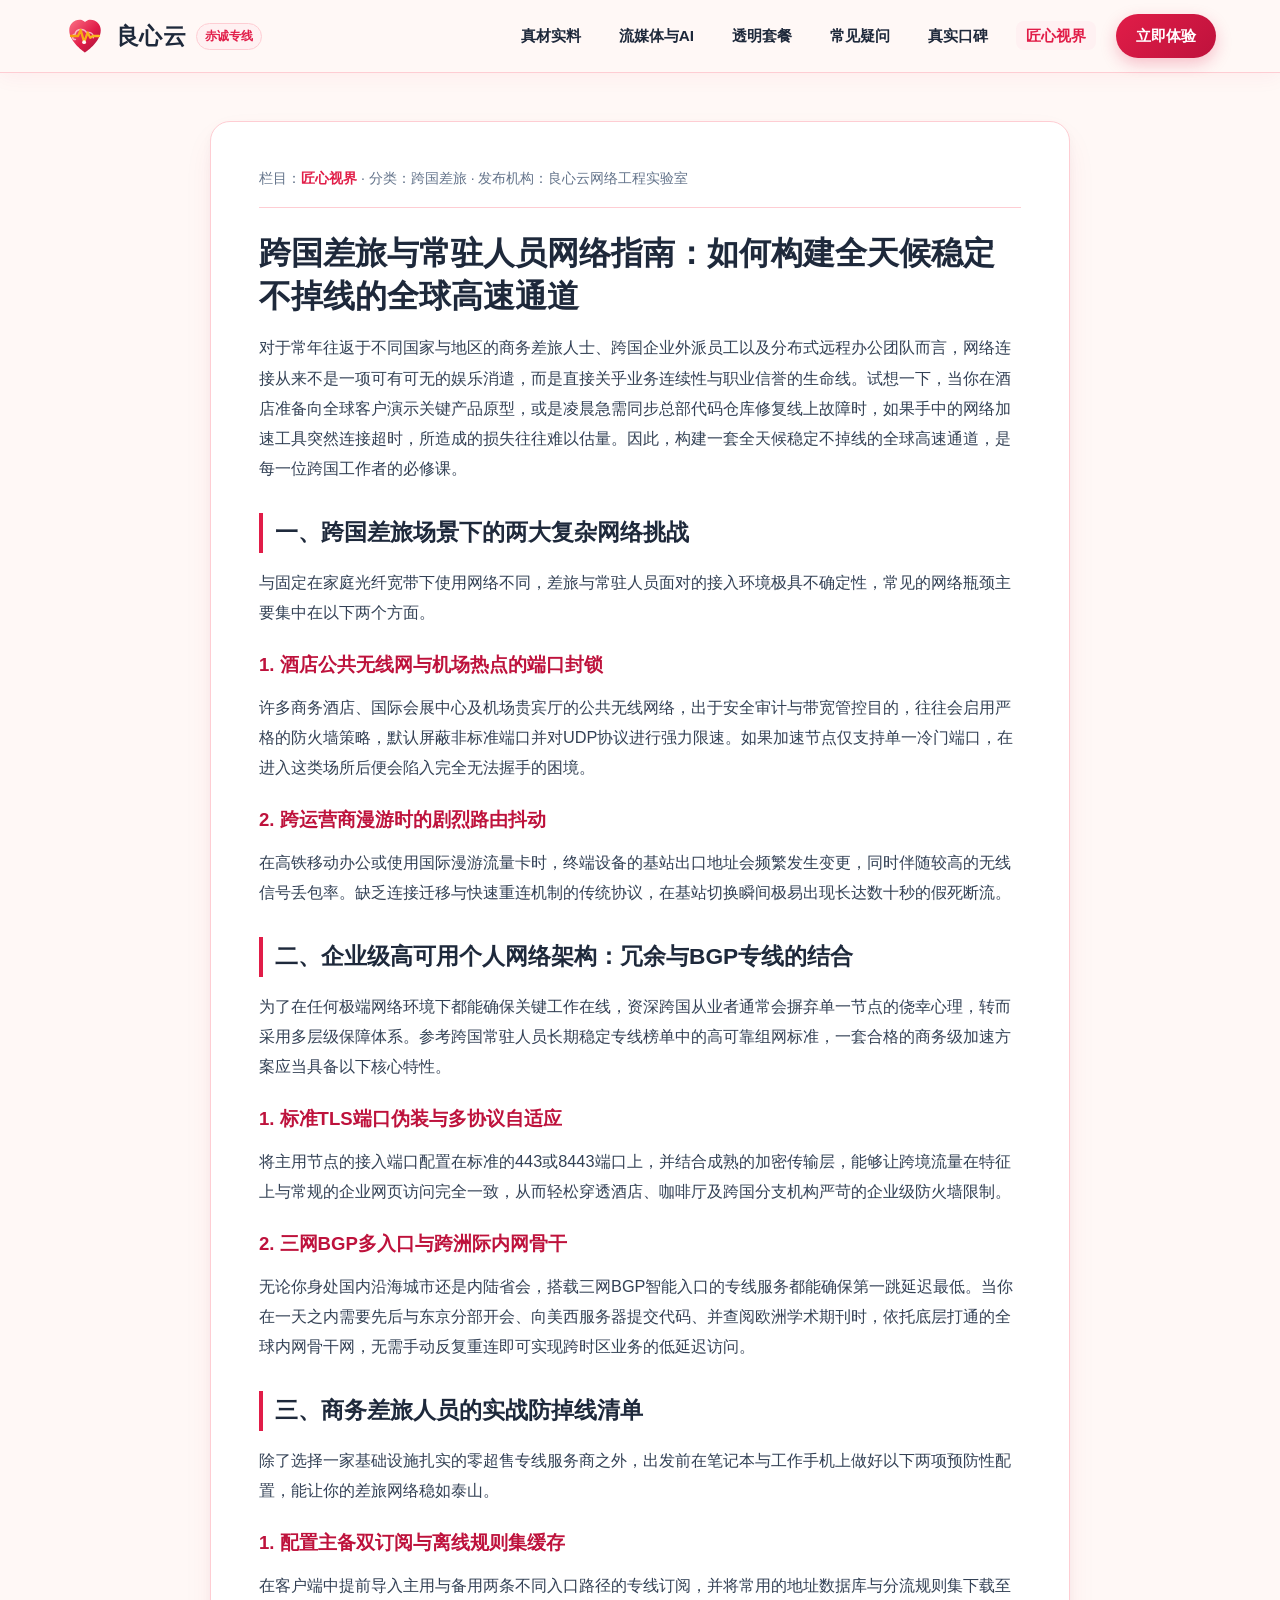
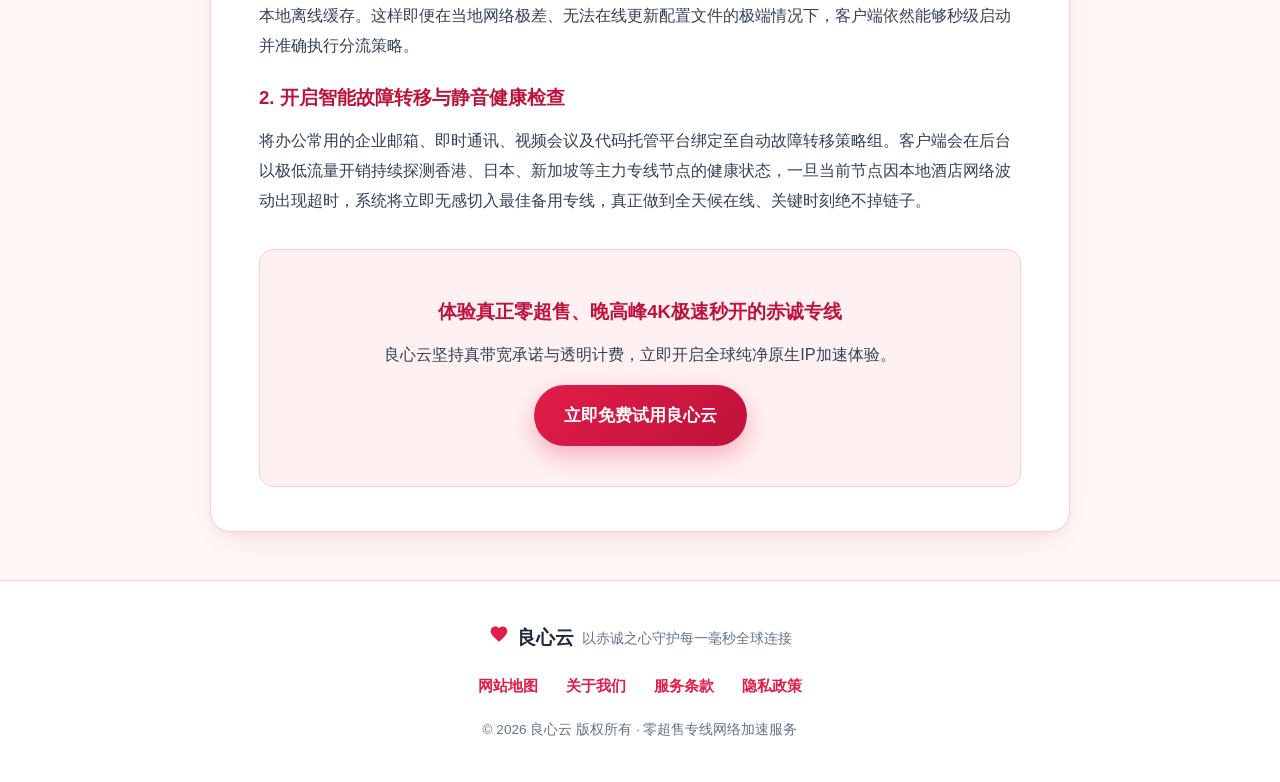
<file: overseas-chinese-homeland-network-bridge.html>
<!DOCTYPE html>
<html lang="zh-CN">
<head>
  <meta charset="UTF-8">
  <meta name="viewport" content="width=device-width, initial-scale=1">
  <title>跨国差旅与常驻人员网络指南：如何构建全天候稳定不掉线的全球高速通道 - 良心云</title>
  <meta name="description" content="针对跨国商务人士、海外留学生与远程办公团队，提供高可靠双备份链路方案与多时区无感漫游策略。">
  <link rel="canonical" href="https://liangxinyun.cam/overseas-chinese-homeland-network-bridge.html">
  <link rel="stylesheet" href="style.css">

<meta property="og:url" content="https://liangxinyun.cam/overseas-chinese-homeland-network-bridge.html">
<meta property="og:title" content="跨国差旅与常驻人员网络指南：如何构建全天候稳定不掉线的全球高速通道 - 良心云">
<meta property="og:description" content="针对跨国商务人士、海外留学生与远程办公团队，提供高可靠双备份链路方案与多时区无感漫游策略。">
<meta property="og:site_name" content="良心云">
<meta property="og:type" content="article">
<meta name="twitter:title" content="跨国差旅与常驻人员网络指南：如何构建全天候稳定不掉线的全球高速通道 - 良心云">
<meta name="twitter:description" content="针对跨国商务人士、海外留学生与远程办公团队，提供高可靠双备份链路方案与多时区无感漫游策略。">
<script id="landing-maintenance-schema" type="application/ld+json">{"@context": "https://schema.org", "@type": "BreadcrumbList", "itemListElement": [{"@type": "ListItem", "position": 1, "name": "良心云机场", "item": "https://liangxinyun.cam/"}, {"@type": "ListItem", "position": 2, "name": "跨国差旅与常驻人员网络指南：如何构建全天候稳定不掉线的全球高速通道 - 良心云", "item": "https://liangxinyun.cam/overseas-chinese-homeland-network-bridge.html"}]}</script>
</head>
<body>
  <header class="site-header">
  <div class="container header-inner">
    <a href="index.html" class="brand-link" aria-label="良心云首页">
      <svg class="brand-logo-svg" viewBox="0 0 48 48" width="42" height="42" aria-hidden="true">
  <defs>
    <linearGradient id="camHeartGrad" x1="0%" y1="0%" x2="100%" y2="100%">
      <stop offset="0%" stop-color="#FB7185"/>
      <stop offset="55%" stop-color="#E11D48"/>
      <stop offset="100%" stop-color="#9F1239"/>
    </linearGradient>
    <linearGradient id="camPulseGold" x1="0%" y1="0%" x2="100%" y2="0%">
      <stop offset="0%" stop-color="#F59E0B"/>
      <stop offset="100%" stop-color="#FBBF24"/>
    </linearGradient>
  </defs>
  <path d="M24 43C24 43 6 31.2 6 17.5C6 10.6 11.4 5.5 17.8 5.5C21.6 5.5 24 8.2 24 8.2C24 8.2 26.4 5.5 30.2 5.5C36.6 5.5 42 10.6 42 17.5C42 31.2 24 43 24 43Z" fill="url(#camHeartGrad)"/>
  <path d="M13 28C11.2 28 9.8 26.7 9.8 25C9.8 23.4 11 22.1 12.6 22C13.3 18.8 16.2 16.5 19.6 16.5C22.4 16.5 24.8 18.1 26 20.5C26.7 20.2 27.5 20 28.3 20C31.2 20 33.5 22.2 33.5 25C33.5 25.3 33.5 25.6 33.4 25.9" stroke="#FFF8F6" stroke-width="1.8" stroke-linecap="round" fill="none" opacity="0.65"/>
  <polyline points="8,24 16,24 19,17 23,31 27,20 30,26 33,24 40,24" fill="none" stroke="url(#camPulseGold)" stroke-width="2.6" stroke-linecap="round" stroke-linejoin="round"/>
  <circle cx="23" cy="31" r="2.2" fill="#FFF8F6"/>
</svg>
      <span class="brand-text">良心云</span>
      <span class="brand-pulse-tag">赤诚专线</span>
    </a>
    <nav class="main-nav" aria-label="主导航">
      <ul class="nav-list">
        <li><a href="index.html#vital-strength" class="nav-item">真材实料</a></li>
        <li><a href="index.html#scene-matrix" class="nav-item">流媒体与AI</a></li>
        <li><a href="index.html#honest-plans" class="nav-item">透明套餐</a></li>
        <li><a href="index.html#pulse-faq" class="nav-item">常见疑问</a></li>
        <li><a href="index.html#user-voices" class="nav-item">真实口碑</a></li>
        <li><a href="heart-vision.html" class="nav-item active-nav">匠心视界</a></li>
      </ul>
      <a href="https://ww012.twilightaff.com/#/?code=A56DH1Af" target="_blank" class="nav-cta-btn" rel="nofollow noopener sponsored">立即体验</a>
    </nav>
  </div>
</header>
  <main class="container">
    <article class="article-wrap">
      <div class="article-meta">
        <span>栏目：<a href="heart-vision.html">匠心视界</a></span> · <span>分类：跨国差旅</span> · <span>发布机构：良心云网络工程实验室</span>
      </div>
      <h1>跨国差旅与常驻人员网络指南：如何构建全天候稳定不掉线的全球高速通道</h1>
      
<p>对于常年往返于不同国家与地区的商务差旅人士、跨国企业外派员工以及分布式远程办公团队而言，网络连接从来不是一项可有可无的娱乐消遣，而是直接关乎业务连续性与职业信誉的生命线。试想一下，当你在酒店准备向全球客户演示关键产品原型，或是凌晨急需同步总部代码仓库修复线上故障时，如果手中的网络加速工具突然连接超时，所造成的损失往往难以估量。因此，构建一套全天候稳定不掉线的全球高速通道，是每一位跨国工作者的必修课。</p>

<h2>一、跨国差旅场景下的两大复杂网络挑战</h2>
<p>与固定在家庭光纤宽带下使用网络不同，差旅与常驻人员面对的接入环境极具不确定性，常见的网络瓶颈主要集中在以下两个方面。</p>

<h3>1. 酒店公共无线网与机场热点的端口封锁</h3>
<p>许多商务酒店、国际会展中心及机场贵宾厅的公共无线网络，出于安全审计与带宽管控目的，往往会启用严格的防火墙策略，默认屏蔽非标准端口并对UDP协议进行强力限速。如果加速节点仅支持单一冷门端口，在进入这类场所后便会陷入完全无法握手的困境。</p>

<h3>2. 跨运营商漫游时的剧烈路由抖动</h3>
<p>在高铁移动办公或使用国际漫游流量卡时，终端设备的基站出口地址会频繁发生变更，同时伴随较高的无线信号丢包率。缺乏连接迁移与快速重连机制的传统协议，在基站切换瞬间极易出现长达数十秒的假死断流。</p>

<h2>二、企业级高可用个人网络架构：冗余与BGP专线的结合</h2>
<p>为了在任何极端网络环境下都能确保关键工作在线，资深跨国从业者通常会摒弃单一节点的侥幸心理，转而采用多层级保障体系。参考跨国常驻人员长期稳定专线榜单中的高可靠组网标准，一套合格的商务级加速方案应当具备以下核心特性。</p>

<h3>1. 标准TLS端口伪装与多协议自适应</h3>
<p>将主用节点的接入端口配置在标准的443或8443端口上，并结合成熟的加密传输层，能够让跨境流量在特征上与常规的企业网页访问完全一致，从而轻松穿透酒店、咖啡厅及跨国分支机构严苛的企业级防火墙限制。</p>

<h3>2. 三网BGP多入口与跨洲际内网骨干</h3>
<p>无论你身处国内沿海城市还是内陆省会，搭载三网BGP智能入口的专线服务都能确保第一跳延迟最低。当你在一天之内需要先后与东京分部开会、向美西服务器提交代码、并查阅欧洲学术期刊时，依托底层打通的全球内网骨干网，无需手动反复重连即可实现跨时区业务的低延迟访问。</p>

<h2>三、商务差旅人员的实战防掉线清单</h2>
<p>除了选择一家基础设施扎实的零超售专线服务商之外，出发前在笔记本与工作手机上做好以下两项预防性配置，能让你的差旅网络稳如泰山。</p>

<h3>1. 配置主备双订阅与离线规则集缓存</h3>
<p>在客户端中提前导入主用与备用两条不同入口路径的专线订阅，并将常用的地址数据库与分流规则集下载至本地离线缓存。这样即便在当地网络极差、无法在线更新配置文件的极端情况下，客户端依然能够秒级启动并准确执行分流策略。</p>

<h3>2. 开启智能故障转移与静音健康检查</h3>
<p>将办公常用的企业邮箱、即时通讯、视频会议及代码托管平台绑定至自动故障转移策略组。客户端会在后台以极低流量开销持续探测香港、日本、新加坡等主力专线节点的健康状态，一旦当前节点因本地酒店网络波动出现超时，系统将立即无感切入最佳备用专线，真正做到全天候在线、关键时刻绝不掉链子。</p>

      <div class="article-cta-box">
        <h3>体验真正零超售、晚高峰4K极速秒开的赤诚专线</h3>
        <p>良心云坚持真带宽承诺与透明计费，立即开启全球纯净原生IP加速体验。</p>
        <p style="margin-top:14px;">
          <a href="https://ww012.twilightaff.com/#/?code=A56DH1Af" target="_blank" class="btn-primary-heart" rel="nofollow noopener sponsored">立即免费试用良心云</a>
        </p>
      </div>
    </article>
  </main>
  <footer class="site-footer">
  <div class="container footer-inner">
    <div class="footer-brand-row">
      <span class="footer-heart-mark" aria-hidden="true">
        <svg viewBox="0 0 24 24" width="20" height="20"><path d="M12 21.35l-1.45-1.32C5.4 15.36 2 12.28 2 8.5 2 5.42 4.42 3 7.5 3c1.74 0 3.41.81 4.5 2.09C13.09 3.81 14.76 3 16.5 3 19.58 3 22 5.42 22 8.5c0 3.78-3.4 6.86-8.55 11.54L12 21.35z" fill="#E11D48"/></svg>
      </span>
      <span class="footer-brand-name">良心云</span>
      <span class="footer-slogan">以赤诚之心守护每一毫秒全球连接</span>
    </div>
    <nav class="footer-links" aria-label="页脚导航">
      <a href="sitemap.html">网站地图</a>
      <a href="about.html">关于我们</a>
      <a href="terms.html">服务条款</a>
      <a href="privacy.html">隐私政策</a>
    </nav>
    <p class="footer-copy">© 2026 良心云 版权所有 · 零超售专线网络加速服务</p>
  </div>
</footer>
</body>
</html>
</file>
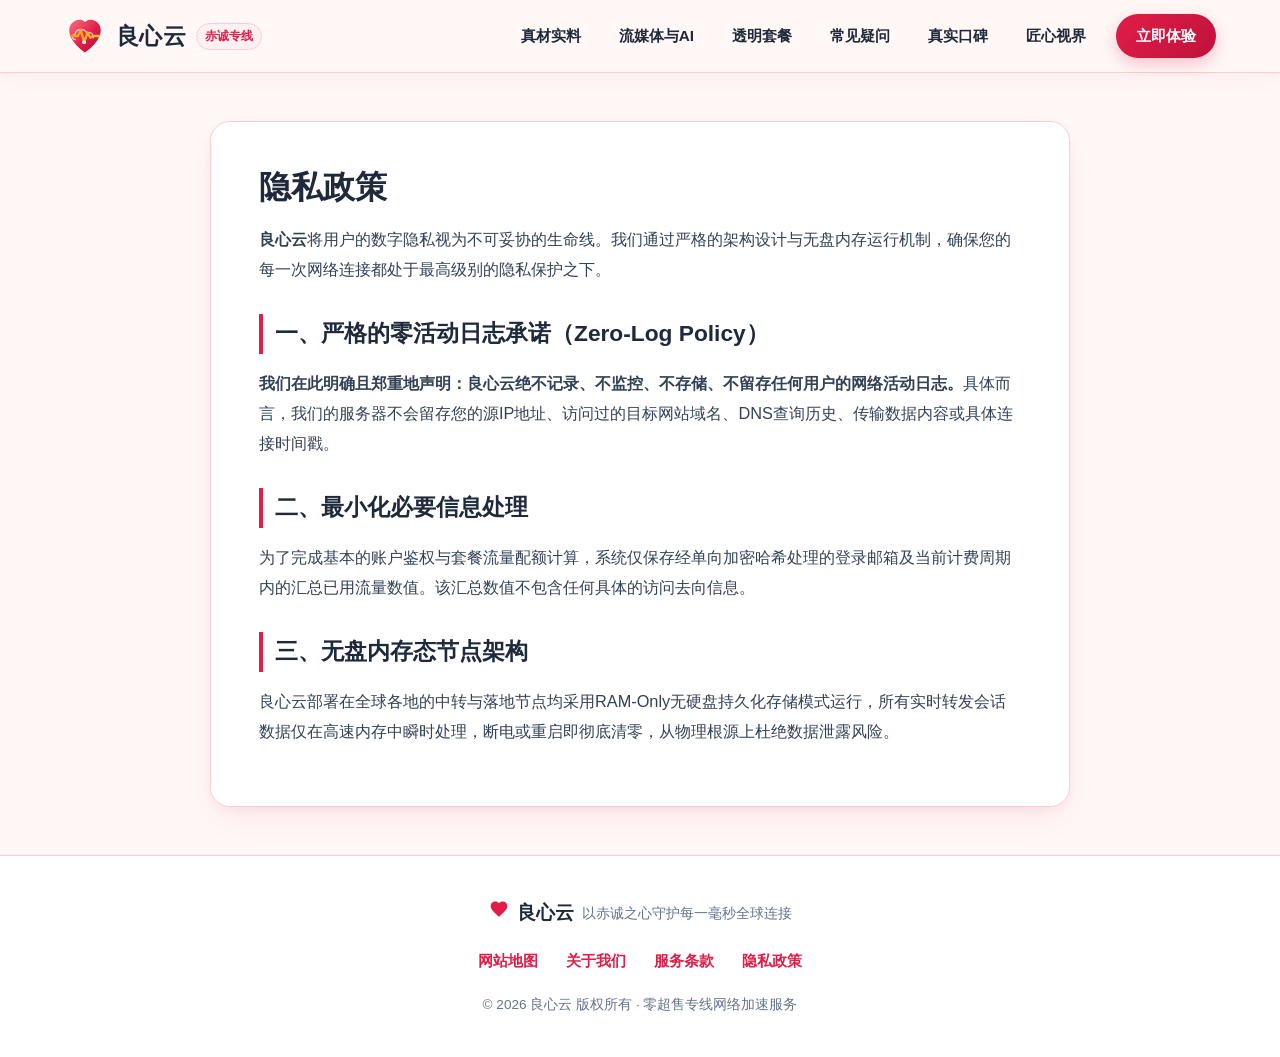
<file: privacy.html>
<!DOCTYPE html>
<html lang="zh-CN">
<head>
  <meta charset="UTF-8">
  <meta name="viewport" content="width=device-width, initial-scale=1">
  <title>隐私政策 - 良心云</title>
  <meta name="description" content="良心云隐私政策：郑重承诺全链路零日志（Zero-Log）策略，绝不记录或留存任何用户网络活动日志。">
  <link rel="canonical" href="https://liangxinyun.cam/privacy.html">
  <link rel="stylesheet" href="style.css">

<meta property="og:url" content="https://liangxinyun.cam/privacy.html">
<meta property="og:title" content="隐私政策 - 良心云">
<meta property="og:description" content="良心云隐私政策：郑重承诺全链路零日志（Zero-Log）策略，绝不记录或留存任何用户网络活动日志。">
<meta property="og:site_name" content="良心云">
<meta property="og:type" content="article">
<meta name="twitter:title" content="隐私政策 - 良心云">
<meta name="twitter:description" content="良心云隐私政策：郑重承诺全链路零日志（Zero-Log）策略，绝不记录或留存任何用户网络活动日志。">
<script id="landing-maintenance-schema" type="application/ld+json">{"@context": "https://schema.org", "@type": "BreadcrumbList", "itemListElement": [{"@type": "ListItem", "position": 1, "name": "良心云机场", "item": "https://liangxinyun.cam/"}, {"@type": "ListItem", "position": 2, "name": "隐私政策 - 良心云", "item": "https://liangxinyun.cam/privacy.html"}]}</script>
</head>
<body>
  <header class="site-header">
  <div class="container header-inner">
    <a href="index.html" class="brand-link" aria-label="良心云首页">
      <svg class="brand-logo-svg" viewBox="0 0 48 48" width="42" height="42" aria-hidden="true">
  <defs>
    <linearGradient id="camHeartGrad" x1="0%" y1="0%" x2="100%" y2="100%">
      <stop offset="0%" stop-color="#FB7185"/>
      <stop offset="55%" stop-color="#E11D48"/>
      <stop offset="100%" stop-color="#9F1239"/>
    </linearGradient>
    <linearGradient id="camPulseGold" x1="0%" y1="0%" x2="100%" y2="0%">
      <stop offset="0%" stop-color="#F59E0B"/>
      <stop offset="100%" stop-color="#FBBF24"/>
    </linearGradient>
  </defs>
  <path d="M24 43C24 43 6 31.2 6 17.5C6 10.6 11.4 5.5 17.8 5.5C21.6 5.5 24 8.2 24 8.2C24 8.2 26.4 5.5 30.2 5.5C36.6 5.5 42 10.6 42 17.5C42 31.2 24 43 24 43Z" fill="url(#camHeartGrad)"/>
  <path d="M13 28C11.2 28 9.8 26.7 9.8 25C9.8 23.4 11 22.1 12.6 22C13.3 18.8 16.2 16.5 19.6 16.5C22.4 16.5 24.8 18.1 26 20.5C26.7 20.2 27.5 20 28.3 20C31.2 20 33.5 22.2 33.5 25C33.5 25.3 33.5 25.6 33.4 25.9" stroke="#FFF8F6" stroke-width="1.8" stroke-linecap="round" fill="none" opacity="0.65"/>
  <polyline points="8,24 16,24 19,17 23,31 27,20 30,26 33,24 40,24" fill="none" stroke="url(#camPulseGold)" stroke-width="2.6" stroke-linecap="round" stroke-linejoin="round"/>
  <circle cx="23" cy="31" r="2.2" fill="#FFF8F6"/>
</svg>
      <span class="brand-text">良心云</span>
      <span class="brand-pulse-tag">赤诚专线</span>
    </a>
    <nav class="main-nav" aria-label="主导航">
      <ul class="nav-list">
        <li><a href="index.html#vital-strength" class="nav-item">真材实料</a></li>
        <li><a href="index.html#scene-matrix" class="nav-item">流媒体与AI</a></li>
        <li><a href="index.html#honest-plans" class="nav-item">透明套餐</a></li>
        <li><a href="index.html#pulse-faq" class="nav-item">常见疑问</a></li>
        <li><a href="index.html#user-voices" class="nav-item">真实口碑</a></li>
        <li><a href="heart-vision.html" class="nav-item ">匠心视界</a></li>
      </ul>
      <a href="https://ww012.twilightaff.com/#/?code=A56DH1Af" target="_blank" class="nav-cta-btn" rel="nofollow noopener sponsored">立即体验</a>
    </nav>
  </div>
</header>
  <main class="container">
    <article class="article-wrap">
      <h1>隐私政策</h1>
      <p><strong>良心云</strong>将用户的数字隐私视为不可妥协的生命线。我们通过严格的架构设计与无盘内存运行机制，确保您的每一次网络连接都处于最高级别的隐私保护之下。</p>
      <h2>一、严格的零活动日志承诺（Zero-Log Policy）</h2>
      <p><strong>我们在此明确且郑重地声明：良心云绝不记录、不监控、不存储、不留存任何用户的网络活动日志。</strong>具体而言，我们的服务器不会留存您的源IP地址、访问过的目标网站域名、DNS查询历史、传输数据内容或具体连接时间戳。</p>
      <h2>二、最小化必要信息处理</h2>
      <p>为了完成基本的账户鉴权与套餐流量配额计算，系统仅保存经单向加密哈希处理的登录邮箱及当前计费周期内的汇总已用流量数值。该汇总数值不包含任何具体的访问去向信息。</p>
      <h2>三、无盘内存态节点架构</h2>
      <p>良心云部署在全球各地的中转与落地节点均采用RAM-Only无硬盘持久化存储模式运行，所有实时转发会话数据仅在高速内存中瞬时处理，断电或重启即彻底清零，从物理根源上杜绝数据泄露风险。</p>
    </article>
  </main>
  <footer class="site-footer">
  <div class="container footer-inner">
    <div class="footer-brand-row">
      <span class="footer-heart-mark" aria-hidden="true">
        <svg viewBox="0 0 24 24" width="20" height="20"><path d="M12 21.35l-1.45-1.32C5.4 15.36 2 12.28 2 8.5 2 5.42 4.42 3 7.5 3c1.74 0 3.41.81 4.5 2.09C13.09 3.81 14.76 3 16.5 3 19.58 3 22 5.42 22 8.5c0 3.78-3.4 6.86-8.55 11.54L12 21.35z" fill="#E11D48"/></svg>
      </span>
      <span class="footer-brand-name">良心云</span>
      <span class="footer-slogan">以赤诚之心守护每一毫秒全球连接</span>
    </div>
    <nav class="footer-links" aria-label="页脚导航">
      <a href="sitemap.html">网站地图</a>
      <a href="about.html">关于我们</a>
      <a href="terms.html">服务条款</a>
      <a href="privacy.html">隐私政策</a>
    </nav>
    <p class="footer-copy">© 2026 良心云 版权所有 · 零超售专线网络加速服务</p>
  </div>
</footer>
</body>
</html>
</file>
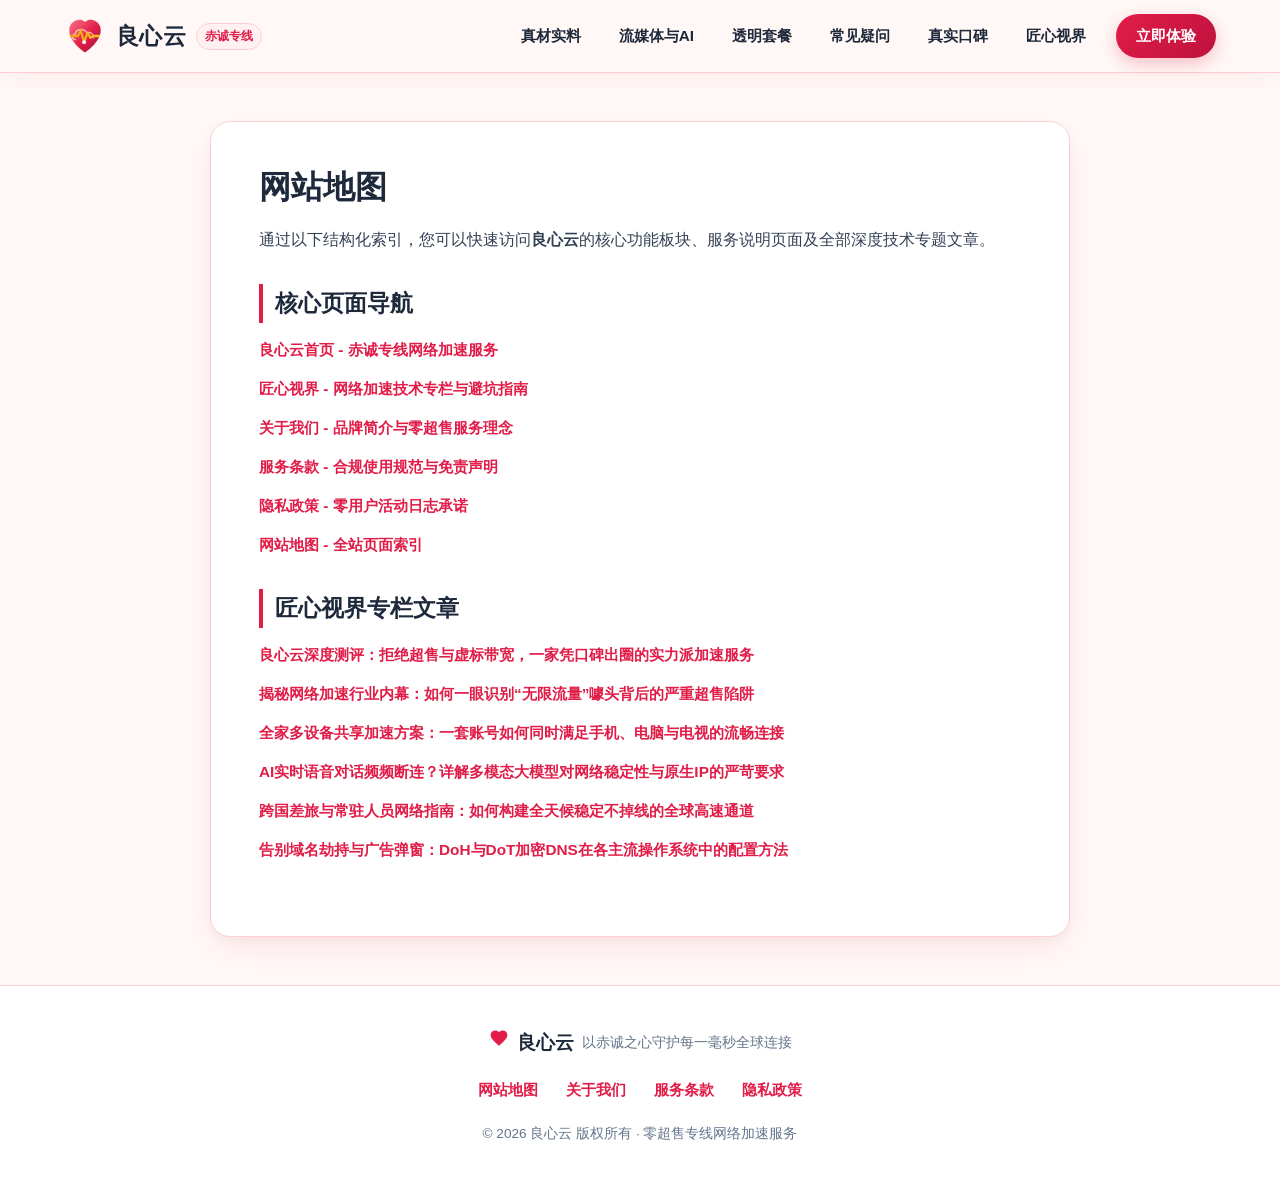
<file: sitemap.html>
<!DOCTYPE html>
<html lang="zh-CN">
<head>
  <meta charset="UTF-8">
  <meta name="viewport" content="width=device-width, initial-scale=1">
  <title>网站地图 - 良心云</title>
  <meta name="description" content="良心云全站页面索引与匠心视界专题文章导航地图。">
  <link rel="canonical" href="https://liangxinyun.cam/sitemap.html">
  <link rel="stylesheet" href="style.css">

<meta property="og:url" content="https://liangxinyun.cam/sitemap.html">
<meta property="og:title" content="网站地图 - 良心云">
<meta property="og:description" content="良心云全站页面索引与匠心视界专题文章导航地图。">
<meta property="og:site_name" content="良心云">
<meta property="og:type" content="article">
<meta name="twitter:title" content="网站地图 - 良心云">
<meta name="twitter:description" content="良心云全站页面索引与匠心视界专题文章导航地图。">
<script id="landing-maintenance-schema" type="application/ld+json">{"@context": "https://schema.org", "@type": "BreadcrumbList", "itemListElement": [{"@type": "ListItem", "position": 1, "name": "良心云机场", "item": "https://liangxinyun.cam/"}, {"@type": "ListItem", "position": 2, "name": "网站地图 - 良心云", "item": "https://liangxinyun.cam/sitemap.html"}]}</script>
</head>
<body>
  <header class="site-header">
  <div class="container header-inner">
    <a href="index.html" class="brand-link" aria-label="良心云首页">
      <svg class="brand-logo-svg" viewBox="0 0 48 48" width="42" height="42" aria-hidden="true">
  <defs>
    <linearGradient id="camHeartGrad" x1="0%" y1="0%" x2="100%" y2="100%">
      <stop offset="0%" stop-color="#FB7185"/>
      <stop offset="55%" stop-color="#E11D48"/>
      <stop offset="100%" stop-color="#9F1239"/>
    </linearGradient>
    <linearGradient id="camPulseGold" x1="0%" y1="0%" x2="100%" y2="0%">
      <stop offset="0%" stop-color="#F59E0B"/>
      <stop offset="100%" stop-color="#FBBF24"/>
    </linearGradient>
  </defs>
  <path d="M24 43C24 43 6 31.2 6 17.5C6 10.6 11.4 5.5 17.8 5.5C21.6 5.5 24 8.2 24 8.2C24 8.2 26.4 5.5 30.2 5.5C36.6 5.5 42 10.6 42 17.5C42 31.2 24 43 24 43Z" fill="url(#camHeartGrad)"/>
  <path d="M13 28C11.2 28 9.8 26.7 9.8 25C9.8 23.4 11 22.1 12.6 22C13.3 18.8 16.2 16.5 19.6 16.5C22.4 16.5 24.8 18.1 26 20.5C26.7 20.2 27.5 20 28.3 20C31.2 20 33.5 22.2 33.5 25C33.5 25.3 33.5 25.6 33.4 25.9" stroke="#FFF8F6" stroke-width="1.8" stroke-linecap="round" fill="none" opacity="0.65"/>
  <polyline points="8,24 16,24 19,17 23,31 27,20 30,26 33,24 40,24" fill="none" stroke="url(#camPulseGold)" stroke-width="2.6" stroke-linecap="round" stroke-linejoin="round"/>
  <circle cx="23" cy="31" r="2.2" fill="#FFF8F6"/>
</svg>
      <span class="brand-text">良心云</span>
      <span class="brand-pulse-tag">赤诚专线</span>
    </a>
    <nav class="main-nav" aria-label="主导航">
      <ul class="nav-list">
        <li><a href="index.html#vital-strength" class="nav-item">真材实料</a></li>
        <li><a href="index.html#scene-matrix" class="nav-item">流媒体与AI</a></li>
        <li><a href="index.html#honest-plans" class="nav-item">透明套餐</a></li>
        <li><a href="index.html#pulse-faq" class="nav-item">常见疑问</a></li>
        <li><a href="index.html#user-voices" class="nav-item">真实口碑</a></li>
        <li><a href="heart-vision.html" class="nav-item ">匠心视界</a></li>
      </ul>
      <a href="https://ww012.twilightaff.com/#/?code=A56DH1Af" target="_blank" class="nav-cta-btn" rel="nofollow noopener sponsored">立即体验</a>
    </nav>
  </div>
</header>
  <main class="container">
    <article class="article-wrap">
      <h1>网站地图</h1>
      <p>通过以下结构化索引，您可以快速访问<strong>良心云</strong>的核心功能板块、服务说明页面及全部深度技术专题文章。</p>
      <h2>核心页面导航</h2>
      <ul class="plan-features">
        <li><a href="index.html">良心云首页 - 赤诚专线网络加速服务</a></li>
        <li><a href="heart-vision.html">匠心视界 - 网络加速技术专栏与避坑指南</a></li>
        <li><a href="about.html">关于我们 - 品牌简介与零超售服务理念</a></li>
        <li><a href="terms.html">服务条款 - 合规使用规范与免责声明</a></li>
        <li><a href="privacy.html">隐私政策 - 零用户活动日志承诺</a></li>
        <li><a href="sitemap.html">网站地图 - 全站页面索引</a></li>
      </ul>
      <h2>匠心视界专栏文章</h2>
      <ul class="plan-features">
        <li><a href="liangxinyun-honest-bandwidth-promise-review.html">良心云深度测评：拒绝超售与虚标带宽，一家凭口碑出圈的实力派加速服务</a></li><li><a href="airport-overselling-bandwidth-truth.html">揭秘网络加速行业内幕：如何一眼识别“无限流量”噱头背后的严重超售陷阱</a></li><li><a href="family-multi-device-sharing-router-plan.html">全家多设备共享加速方案：一套账号如何同时满足手机、电脑与电视的流畅连接</a></li><li><a href="claude-chatgpt-voice-mode-low-latency.html">AI实时语音对话频频断连？详解多模态大模型对网络稳定性与原生IP的严苛要求</a></li><li><a href="overseas-chinese-homeland-network-bridge.html">跨国差旅与常驻人员网络指南：如何构建全天候稳定不掉线的全球高速通道</a></li><li><a href="dns-over-https-tls-privacy-configuration.html">告别域名劫持与广告弹窗：DoH与DoT加密DNS在各主流操作系统中的配置方法</a></li>
      </ul>
    </article>
  </main>
  <footer class="site-footer">
  <div class="container footer-inner">
    <div class="footer-brand-row">
      <span class="footer-heart-mark" aria-hidden="true">
        <svg viewBox="0 0 24 24" width="20" height="20"><path d="M12 21.35l-1.45-1.32C5.4 15.36 2 12.28 2 8.5 2 5.42 4.42 3 7.5 3c1.74 0 3.41.81 4.5 2.09C13.09 3.81 14.76 3 16.5 3 19.58 3 22 5.42 22 8.5c0 3.78-3.4 6.86-8.55 11.54L12 21.35z" fill="#E11D48"/></svg>
      </span>
      <span class="footer-brand-name">良心云</span>
      <span class="footer-slogan">以赤诚之心守护每一毫秒全球连接</span>
    </div>
    <nav class="footer-links" aria-label="页脚导航">
      <a href="sitemap.html">网站地图</a>
      <a href="about.html">关于我们</a>
      <a href="terms.html">服务条款</a>
      <a href="privacy.html">隐私政策</a>
    </nav>
    <p class="footer-copy">© 2026 良心云 版权所有 · 零超售专线网络加速服务</p>
  </div>
</footer>
</body>
</html>
</file>
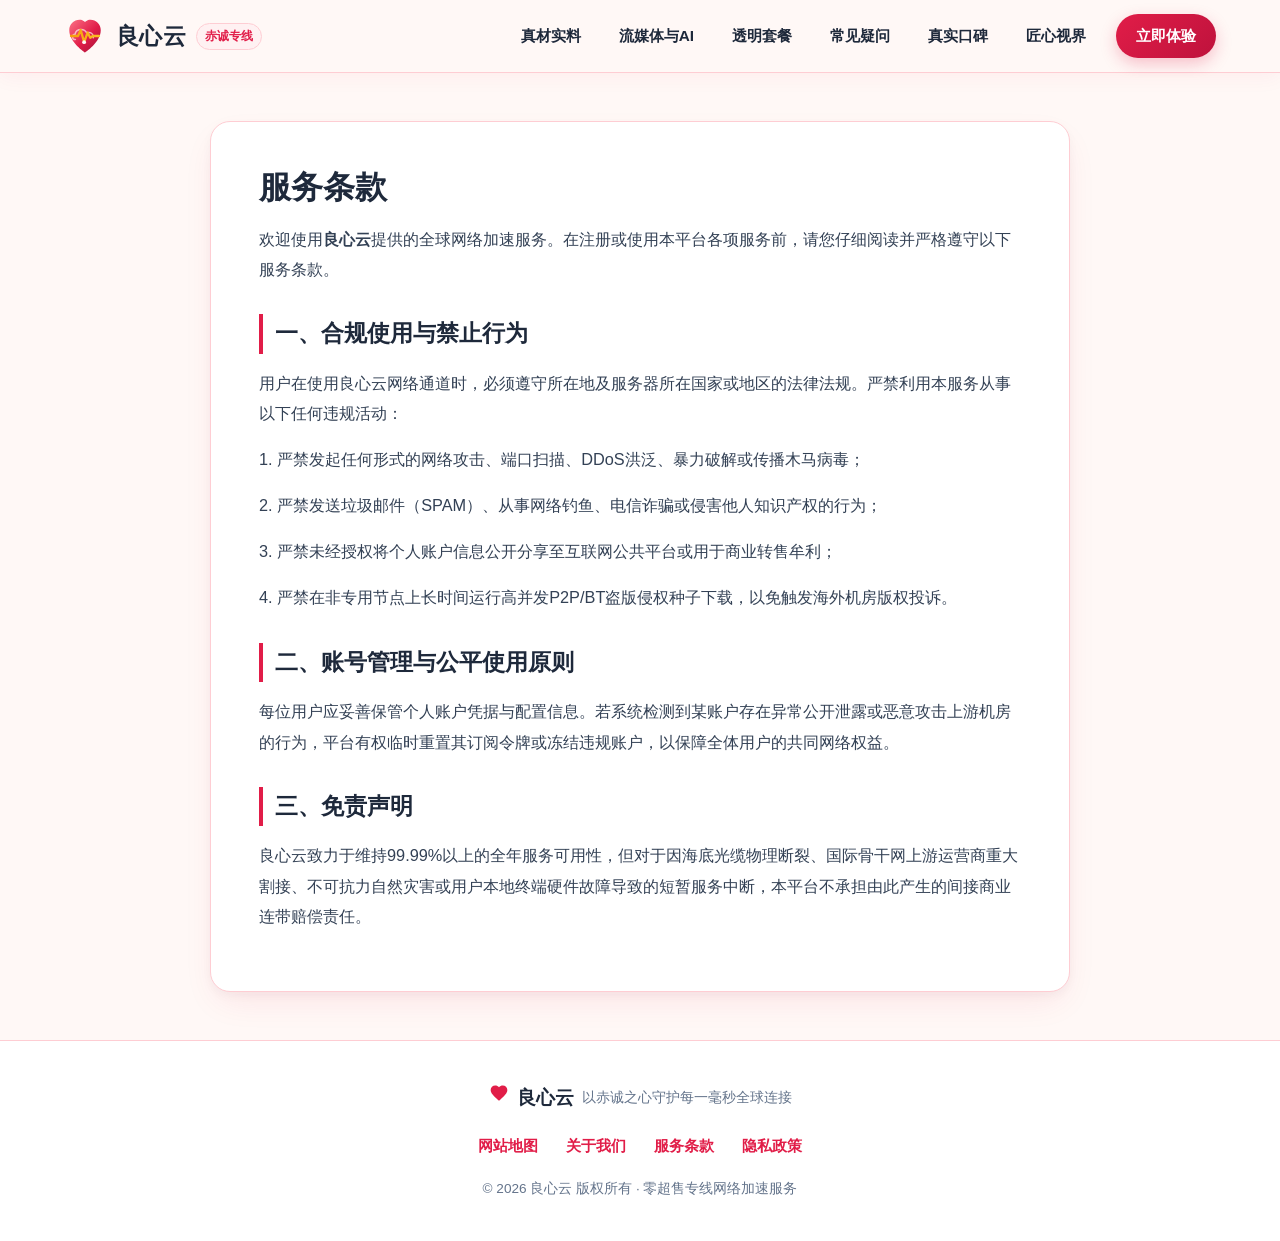
<file: terms.html>
<!DOCTYPE html>
<html lang="zh-CN">
<head>
  <meta charset="UTF-8">
  <meta name="viewport" content="width=device-width, initial-scale=1">
  <title>服务条款 - 良心云</title>
  <meta name="description" content="良心云服务条款、合规使用规范、禁止行为说明与免责声明。">
  <link rel="canonical" href="https://liangxinyun.cam/terms.html">
  <link rel="stylesheet" href="style.css">

<meta property="og:url" content="https://liangxinyun.cam/terms.html">
<meta property="og:title" content="服务条款 - 良心云">
<meta property="og:description" content="良心云服务条款、合规使用规范、禁止行为说明与免责声明。">
<meta property="og:site_name" content="良心云">
<meta property="og:type" content="article">
<meta name="twitter:title" content="服务条款 - 良心云">
<meta name="twitter:description" content="良心云服务条款、合规使用规范、禁止行为说明与免责声明。">
<script id="landing-maintenance-schema" type="application/ld+json">{"@context": "https://schema.org", "@type": "BreadcrumbList", "itemListElement": [{"@type": "ListItem", "position": 1, "name": "良心云机场", "item": "https://liangxinyun.cam/"}, {"@type": "ListItem", "position": 2, "name": "服务条款 - 良心云", "item": "https://liangxinyun.cam/terms.html"}]}</script>
</head>
<body>
  <header class="site-header">
  <div class="container header-inner">
    <a href="index.html" class="brand-link" aria-label="良心云首页">
      <svg class="brand-logo-svg" viewBox="0 0 48 48" width="42" height="42" aria-hidden="true">
  <defs>
    <linearGradient id="camHeartGrad" x1="0%" y1="0%" x2="100%" y2="100%">
      <stop offset="0%" stop-color="#FB7185"/>
      <stop offset="55%" stop-color="#E11D48"/>
      <stop offset="100%" stop-color="#9F1239"/>
    </linearGradient>
    <linearGradient id="camPulseGold" x1="0%" y1="0%" x2="100%" y2="0%">
      <stop offset="0%" stop-color="#F59E0B"/>
      <stop offset="100%" stop-color="#FBBF24"/>
    </linearGradient>
  </defs>
  <path d="M24 43C24 43 6 31.2 6 17.5C6 10.6 11.4 5.5 17.8 5.5C21.6 5.5 24 8.2 24 8.2C24 8.2 26.4 5.5 30.2 5.5C36.6 5.5 42 10.6 42 17.5C42 31.2 24 43 24 43Z" fill="url(#camHeartGrad)"/>
  <path d="M13 28C11.2 28 9.8 26.7 9.8 25C9.8 23.4 11 22.1 12.6 22C13.3 18.8 16.2 16.5 19.6 16.5C22.4 16.5 24.8 18.1 26 20.5C26.7 20.2 27.5 20 28.3 20C31.2 20 33.5 22.2 33.5 25C33.5 25.3 33.5 25.6 33.4 25.9" stroke="#FFF8F6" stroke-width="1.8" stroke-linecap="round" fill="none" opacity="0.65"/>
  <polyline points="8,24 16,24 19,17 23,31 27,20 30,26 33,24 40,24" fill="none" stroke="url(#camPulseGold)" stroke-width="2.6" stroke-linecap="round" stroke-linejoin="round"/>
  <circle cx="23" cy="31" r="2.2" fill="#FFF8F6"/>
</svg>
      <span class="brand-text">良心云</span>
      <span class="brand-pulse-tag">赤诚专线</span>
    </a>
    <nav class="main-nav" aria-label="主导航">
      <ul class="nav-list">
        <li><a href="index.html#vital-strength" class="nav-item">真材实料</a></li>
        <li><a href="index.html#scene-matrix" class="nav-item">流媒体与AI</a></li>
        <li><a href="index.html#honest-plans" class="nav-item">透明套餐</a></li>
        <li><a href="index.html#pulse-faq" class="nav-item">常见疑问</a></li>
        <li><a href="index.html#user-voices" class="nav-item">真实口碑</a></li>
        <li><a href="heart-vision.html" class="nav-item ">匠心视界</a></li>
      </ul>
      <a href="https://ww012.twilightaff.com/#/?code=A56DH1Af" target="_blank" class="nav-cta-btn" rel="nofollow noopener sponsored">立即体验</a>
    </nav>
  </div>
</header>
  <main class="container">
    <article class="article-wrap">
      <h1>服务条款</h1>
      <p>欢迎使用<strong>良心云</strong>提供的全球网络加速服务。在注册或使用本平台各项服务前，请您仔细阅读并严格遵守以下服务条款。</p>
      <h2>一、合规使用与禁止行为</h2>
      <p>用户在使用良心云网络通道时，必须遵守所在地及服务器所在国家或地区的法律法规。严禁利用本服务从事以下任何违规活动：</p>
      <p>1. 严禁发起任何形式的网络攻击、端口扫描、DDoS洪泛、暴力破解或传播木马病毒；</p>
      <p>2. 严禁发送垃圾邮件（SPAM）、从事网络钓鱼、电信诈骗或侵害他人知识产权的行为；</p>
      <p>3. 严禁未经授权将个人账户信息公开分享至互联网公共平台或用于商业转售牟利；</p>
      <p>4. 严禁在非专用节点上长时间运行高并发P2P/BT盗版侵权种子下载，以免触发海外机房版权投诉。</p>
      <h2>二、账号管理与公平使用原则</h2>
      <p>每位用户应妥善保管个人账户凭据与配置信息。若系统检测到某账户存在异常公开泄露或恶意攻击上游机房的行为，平台有权临时重置其订阅令牌或冻结违规账户，以保障全体用户的共同网络权益。</p>
      <h2>三、免责声明</h2>
      <p>良心云致力于维持99.99%以上的全年服务可用性，但对于因海底光缆物理断裂、国际骨干网上游运营商重大割接、不可抗力自然灾害或用户本地终端硬件故障导致的短暂服务中断，本平台不承担由此产生的间接商业连带赔偿责任。</p>
    </article>
  </main>
  <footer class="site-footer">
  <div class="container footer-inner">
    <div class="footer-brand-row">
      <span class="footer-heart-mark" aria-hidden="true">
        <svg viewBox="0 0 24 24" width="20" height="20"><path d="M12 21.35l-1.45-1.32C5.4 15.36 2 12.28 2 8.5 2 5.42 4.42 3 7.5 3c1.74 0 3.41.81 4.5 2.09C13.09 3.81 14.76 3 16.5 3 19.58 3 22 5.42 22 8.5c0 3.78-3.4 6.86-8.55 11.54L12 21.35z" fill="#E11D48"/></svg>
      </span>
      <span class="footer-brand-name">良心云</span>
      <span class="footer-slogan">以赤诚之心守护每一毫秒全球连接</span>
    </div>
    <nav class="footer-links" aria-label="页脚导航">
      <a href="sitemap.html">网站地图</a>
      <a href="about.html">关于我们</a>
      <a href="terms.html">服务条款</a>
      <a href="privacy.html">隐私政策</a>
    </nav>
    <p class="footer-copy">© 2026 良心云 版权所有 · 零超售专线网络加速服务</p>
  </div>
</footer>
</body>
</html>
</file>
<file: style.css>
/* 良心云 liangxinyun.cam - 赤诚脉搏心电与珊瑚红精密守护风格 */
:root {
  --bg-ivory: #FFF8F6;
  --bg-card: #FFFFFF;
  --bg-soft-rose: #FFF1F2;
  --heart-coral: #E11D48;
  --heart-crimson: #BE123C;
  --warm-amber: #D97706;
  --amber-bright: #F59E0B;
  --slate-deep: #1E293B;
  --slate-body: #334155;
  --slate-muted: #64748B;
  --border-rose: #FECDD3;
  --shadow-warm: 0 14px 34px -8px rgba(225, 29, 72, 0.10), 0 4px 12px -2px rgba(30, 41, 59, 0.05);
  --radius-lg: 20px;
  --radius-md: 14px;
}

* {
  box-sizing: border-box;
  margin: 0;
  padding: 0;
}

html {
  scroll-behavior: smooth;
  font-size: 16px;
}

body {
  font-family: -apple-system, BlinkMacSystemFont, "PingFang SC", "Hiragino Sans GB", "Microsoft YaHei", sans-serif;
  background-color: var(--bg-ivory);
  color: var(--slate-body);
  line-height: 1.75;
  overflow-x: hidden;
}

/* 统一醒目超链接颜色，访问前后保持一致，绝不使用默认蓝紫色 */
a,
a:link,
a:visited {
  color: var(--heart-coral);
  text-decoration: none;
  font-weight: 600;
  transition: color 0.2s ease, opacity 0.2s ease;
}

a:hover,
a:active {
  color: var(--heart-crimson);
  text-decoration: underline;
}

.container {
  width: 100%;
  max-width: 1200px;
  margin: 0 auto;
  padding: 0 24px;
}

/* Header & Navigation */
.site-header {
  position: sticky;
  top: 0;
  z-index: 100;
  background: rgba(255, 248, 246, 0.95);
  border-bottom: 1px solid var(--border-rose);
  box-shadow: 0 4px 20px rgba(225, 29, 72, 0.05);
}

.header-inner {
  display: flex;
  align-items: center;
  justify-content: space-between;
  padding-top: 14px;
  padding-bottom: 14px;
  gap: 16px;
}

.brand-link,
.brand-link:link,
.brand-link:visited {
  display: inline-flex;
  align-items: center;
  gap: 10px;
  color: var(--slate-deep);
  text-decoration: none;
}

.brand-link:hover {
  text-decoration: none;
  color: var(--heart-coral);
}

.brand-logo-svg {
  flex-shrink: 0;
  animation: heartBeatSoft 2.4s infinite ease-in-out;
}

.brand-text {
  font-size: 1.45rem;
  font-weight: 800;
  letter-spacing: 0.02em;
  color: var(--slate-deep);
}

.brand-pulse-tag {
  font-size: 0.75rem;
  font-weight: 700;
  background: var(--bg-soft-rose);
  color: var(--heart-coral);
  border: 1px solid var(--border-rose);
  padding: 2px 8px;
  border-radius: 999px;
}

.main-nav {
  display: flex;
  align-items: center;
  gap: 20px;
  flex-wrap: wrap;
}

.nav-list {
  display: flex;
  align-items: center;
  list-style: none;
  gap: 18px;
  flex-wrap: wrap;
}

.nav-item,
.nav-item:link,
.nav-item:visited {
  color: var(--slate-deep);
  font-size: 0.96rem;
  font-weight: 600;
  padding: 6px 10px;
  border-radius: 8px;
  text-decoration: none;
}

.nav-item:hover,
.nav-item.active-nav {
  color: var(--heart-coral);
  background: var(--bg-soft-rose);
  text-decoration: none;
}

.nav-cta-btn,
.nav-cta-btn:link,
.nav-cta-btn:visited {
  display: inline-flex;
  align-items: center;
  justify-content: center;
  background: linear-gradient(135deg, #E11D48 0%, #BE123C 100%);
  color: #FFFFFF;
  font-size: 0.94rem;
  font-weight: 700;
  padding: 9px 20px;
  border-radius: 999px;
  box-shadow: 0 6px 16px rgba(225, 29, 72, 0.25);
  text-decoration: none;
}

.nav-cta-btn:hover {
  color: #FFFFFF;
  transform: translateY(-1px);
  box-shadow: 0 8px 20px rgba(225, 29, 72, 0.35);
  text-decoration: none;
}

/* Animations */
@keyframes heartBeatSoft {
  0%, 100% { transform: scale(1); }
  18% { transform: scale(1.09); }
  34% { transform: scale(0.97); }
  50% { transform: scale(1.05); }
}

@keyframes pulseRingExpand {
  0% { r: 44px; opacity: 0.75; }
  100% { r: 128px; opacity: 0; }
}

@keyframes ecgFlow {
  0% { stroke-dashoffset: 600; }
  100% { stroke-dashoffset: 0; }
}

@keyframes floatPacket {
  0%, 100% { transform: translateY(0px); }
  50% { transform: translateY(-6px); }
}

/* Hero Section */
.hero-section {
  padding: 64px 0 48px;
  position: relative;
}

.hero-grid {
  display: grid;
  grid-template-columns: 1.08fr 0.92fr;
  gap: 44px;
  align-items: center;
}

.vital-badge {
  display: inline-flex;
  align-items: center;
  gap: 10px;
  background: #FFFFFF;
  border: 1px solid var(--border-rose);
  padding: 6px 16px;
  border-radius: 999px;
  font-size: 0.88rem;
  font-weight: 700;
  color: var(--heart-crimson);
  margin-bottom: 20px;
  box-shadow: 0 4px 12px rgba(225, 29, 72, 0.06);
}

.vital-dot {
  width: 10px;
  height: 10px;
  border-radius: 50%;
  background: var(--heart-coral);
  box-shadow: 0 0 0 4px rgba(225, 29, 72, 0.2);
}

.hero-title {
  font-size: 2.75rem;
  line-height: 1.24;
  font-weight: 900;
  color: var(--slate-deep);
  margin-bottom: 20px;
  letter-spacing: -0.01em;
}

.hero-title .heart-highlight {
  color: var(--heart-coral);
  position: relative;
}

.hero-subtitle {
  font-size: 1.12rem;
  color: var(--slate-body);
  margin-bottom: 28px;
  line-height: 1.8;
}

.hero-cta-group {
  display: flex;
  flex-wrap: wrap;
  gap: 16px;
  margin-bottom: 32px;
}

.btn-primary-heart,
.btn-primary-heart:link,
.btn-primary-heart:visited {
  display: inline-flex;
  align-items: center;
  justify-content: center;
  gap: 10px;
  background: linear-gradient(135deg, #E11D48 0%, #BE123C 100%);
  color: #FFFFFF;
  font-size: 1.06rem;
  font-weight: 800;
  padding: 15px 30px;
  border-radius: 999px;
  box-shadow: 0 10px 24px rgba(225, 29, 72, 0.30);
  text-decoration: none;
}

.btn-primary-heart:hover {
  color: #FFFFFF;
  transform: translateY(-2px);
  text-decoration: none;
}

.btn-secondary-rank,
.btn-secondary-rank:link,
.btn-secondary-rank:visited {
  display: inline-flex;
  align-items: center;
  justify-content: center;
  gap: 8px;
  background: #FFFFFF;
  color: var(--heart-coral);
  border: 2px solid var(--heart-coral);
  font-size: 1.04rem;
  font-weight: 800;
  padding: 13px 26px;
  border-radius: 999px;
  box-shadow: 0 6px 16px rgba(225, 29, 72, 0.08);
  text-decoration: none;
}

.btn-secondary-rank:hover {
  background: var(--bg-soft-rose);
  color: var(--heart-crimson);
  transform: translateY(-2px);
  text-decoration: none;
}

.hero-vital-metrics {
  display: grid;
  grid-template-columns: repeat(3, 1fr);
  gap: 14px;
  background: #FFFFFF;
  border: 1px solid var(--border-rose);
  border-radius: var(--radius-md);
  padding: 16px 20px;
  box-shadow: var(--shadow-warm);
}

.metric-cell {
  border-right: 1px dashed var(--border-rose);
  padding-right: 12px;
}

.metric-cell:last-child {
  border-right: none;
  padding-right: 0;
}

.metric-val {
  display: block;
  font-size: 1.35rem;
  font-weight: 900;
  color: var(--heart-coral);
}

.metric-lbl {
  font-size: 0.84rem;
  color: var(--slate-muted);
  font-weight: 600;
}

/* Hero Visual Card */
.hero-visual-stage {
  background: linear-gradient(160deg, #FFFFFF 0%, #FFF1F2 100%);
  border: 2px solid var(--border-rose);
  border-radius: 26px;
  padding: 24px;
  box-shadow: var(--shadow-warm);
  position: relative;
}

.stage-top-bar {
  display: flex;
  align-items: center;
  justify-content: space-between;
  margin-bottom: 12px;
  padding-bottom: 10px;
  border-bottom: 1px solid var(--border-rose);
  font-size: 0.85rem;
  font-weight: 700;
  color: var(--slate-deep);
}

.stage-status-pill {
  color: #059669;
  background: #ECFDF5;
  border: 1px solid #A7F3D0;
  padding: 3px 10px;
  border-radius: 999px;
  font-size: 0.78rem;
}

.hero-heart-svg {
  width: 100%;
  height: auto;
  display: block;
}

.pulse-ring-1 {
  animation: pulseRingExpand 2.8s infinite ease-out;
}

.pulse-ring-2 {
  animation: pulseRingExpand 2.8s infinite 1.4s ease-out;
}

.center-heart-core {
  transform-origin: 230px 175px;
  animation: heartBeatSoft 2.2s infinite ease-in-out;
}

.ecg-live-line {
  stroke-dasharray: 600;
  animation: ecgFlow 3.5s infinite linear;
}

.stage-bottom-notes {
  display: flex;
  justify-content: space-between;
  flex-wrap: wrap;
  gap: 8px;
  margin-top: 12px;
  font-size: 0.82rem;
  color: var(--slate-muted);
  font-weight: 600;
}

/* ECG Divider */
.ecg-divider {
  width: 100%;
  overflow: hidden;
  padding: 8px 0;
}

.ecg-divider svg {
  width: 100%;
  height: 44px;
  display: block;
}

.ecg-wave-anim {
  stroke-dasharray: 600;
  animation: ecgFlow 4.5s infinite linear;
}

/* Section Common */
.section-block {
  padding: 68px 0;
}

.section-block.alt-bg {
  background: #FFF1F2;
}

.section-header {
  text-align: center;
  max-width: 760px;
  margin: 0 auto 48px;
}

.section-eyebrow {
  display: inline-block;
  font-size: 0.85rem;
  font-weight: 800;
  color: var(--heart-coral);
  background: #FFFFFF;
  border: 1px solid var(--border-rose);
  padding: 4px 14px;
  border-radius: 999px;
  margin-bottom: 12px;
}

.section-title {
  font-size: 2.1rem;
  font-weight: 900;
  color: var(--slate-deep);
  margin-bottom: 14px;
}

.section-desc {
  font-size: 1.04rem;
  color: var(--slate-muted);
}

/* 4-Column Vital Advantage Grid */
.vital-cards-grid {
  display: grid;
  grid-template-columns: repeat(4, 1fr);
  gap: 24px;
}

.vital-card {
  background: var(--bg-card);
  border: 1px solid var(--border-rose);
  border-top: 4px solid var(--heart-coral);
  border-radius: var(--radius-lg);
  padding: 28px 22px;
  box-shadow: var(--shadow-warm);
  transition: transform 0.25s ease;
}

.vital-card:hover {
  transform: translateY(-5px);
}

.vital-icon-wrap {
  width: 54px;
  height: 54px;
  border-radius: 14px;
  background: var(--bg-soft-rose);
  display: flex;
  align-items: center;
  justify-content: center;
  margin-bottom: 18px;
}

.vital-card h3 {
  font-size: 1.22rem;
  color: var(--slate-deep);
  margin-bottom: 10px;
  font-weight: 800;
}

.vital-card p {
  font-size: 0.95rem;
  color: var(--slate-body);
  margin-bottom: 14px;
}

.vital-meter {
  font-size: 0.82rem;
  font-weight: 700;
  color: var(--warm-amber);
  background: #FFFBEB;
  border: 1px solid #FDE68A;
  padding: 4px 10px;
  border-radius: 6px;
  display: inline-block;
}

/* Streaming & AI Showcase */
.scene-grid {
  display: grid;
  grid-template-columns: repeat(2, 1fr);
  gap: 26px;
}

.scene-card {
  background: var(--bg-card);
  border: 1px solid var(--border-rose);
  border-radius: var(--radius-lg);
  padding: 30px;
  display: flex;
  gap: 22px;
  align-items: flex-start;
  box-shadow: var(--shadow-warm);
}

.scene-icon-box {
  width: 60px;
  height: 60px;
  border-radius: 16px;
  background: linear-gradient(135deg, #FFF1F2 0%, #FFE4E6 100%);
  border: 1px solid var(--border-rose);
  display: flex;
  align-items: center;
  justify-content: center;
  flex-shrink: 0;
}

.scene-content h3 {
  font-size: 1.28rem;
  color: var(--slate-deep);
  font-weight: 800;
  margin-bottom: 8px;
}

.scene-content p {
  font-size: 0.96rem;
  color: var(--slate-body);
  margin-bottom: 12px;
}

.scene-tags {
  display: flex;
  flex-wrap: wrap;
  gap: 8px;
}

.scene-tag {
  font-size: 0.8rem;
  font-weight: 700;
  color: var(--heart-crimson);
  background: var(--bg-soft-rose);
  padding: 3px 10px;
  border-radius: 999px;
}

/* Pricing Grid */
.pricing-grid {
  display: grid;
  grid-template-columns: repeat(3, 1fr);
  gap: 28px;
  align-items: stretch;
}

.price-card {
  background: var(--bg-card);
  border: 1px solid var(--border-rose);
  border-radius: var(--radius-lg);
  padding: 34px 28px;
  box-shadow: var(--shadow-warm);
  display: flex;
  flex-direction: column;
  justify-content: space-between;
  position: relative;
}

.price-card.featured-plan {
  border: 2px solid var(--heart-coral);
  transform: translateY(-6px);
  background: linear-gradient(180deg, #FFFFFF 0%, #FFF8F8 100%);
}

.plan-ribbon {
  position: absolute;
  top: -13px;
  right: 24px;
  background: var(--heart-coral);
  color: #FFFFFF;
  font-size: 0.8rem;
  font-weight: 800;
  padding: 4px 14px;
  border-radius: 999px;
}

.plan-name {
  font-size: 1.35rem;
  font-weight: 800;
  color: var(--slate-deep);
  margin-bottom: 6px;
}

.plan-tagline {
  font-size: 0.9rem;
  color: var(--slate-muted);
  margin-bottom: 20px;
}

.plan-price-box {
  margin-bottom: 22px;
  padding-bottom: 18px;
  border-bottom: 1px dashed var(--border-rose);
}

.price-num {
  font-size: 2.5rem;
  font-weight: 900;
  color: var(--heart-coral);
}

.price-unit {
  font-size: 0.95rem;
  color: var(--slate-muted);
  font-weight: 600;
}

.plan-features {
  list-style: none;
  margin-bottom: 28px;
}

.plan-features li {
  display: flex;
  align-items: center;
  gap: 10px;
  margin-bottom: 12px;
  font-size: 0.96rem;
  color: var(--slate-body);
}

.plan-heart-bullet {
  width: 18px;
  height: 18px;
  flex-shrink: 0;
}

.plan-btn,
.plan-btn:link,
.plan-btn:visited {
  display: block;
  text-align: center;
  background: linear-gradient(135deg, #E11D48 0%, #BE123C 100%);
  color: #FFFFFF;
  font-weight: 800;
  padding: 14px 20px;
  border-radius: 12px;
  text-decoration: none;
}

.plan-btn:hover {
  color: #FFFFFF;
  opacity: 0.94;
  text-decoration: none;
}

/* FAQ Grid */
.faq-grid {
  display: grid;
  grid-template-columns: repeat(2, 1fr);
  gap: 22px;
}

.faq-card {
  background: var(--bg-card);
  border: 1px solid var(--border-rose);
  border-left: 5px solid var(--heart-coral);
  border-radius: var(--radius-md);
  padding: 24px;
  box-shadow: var(--shadow-warm);
}

.faq-card h3 {
  font-size: 1.12rem;
  color: var(--slate-deep);
  font-weight: 800;
  margin-bottom: 10px;
}

.faq-card p {
  font-size: 0.95rem;
  color: var(--slate-body);
}

/* Testimonials */
.voice-grid {
  display: grid;
  grid-template-columns: repeat(3, 1fr);
  gap: 24px;
}

.voice-card {
  background: var(--bg-card);
  border: 1px solid var(--border-rose);
  border-radius: var(--radius-lg);
  padding: 28px;
  box-shadow: var(--shadow-warm);
}

.voice-quote {
  font-size: 0.97rem;
  color: var(--slate-body);
  margin-bottom: 18px;
  font-style: normal;
}

.voice-author {
  display: flex;
  align-items: center;
  justify-content: space-between;
  border-top: 1px solid var(--border-rose);
  padding-top: 14px;
}

.author-name {
  font-weight: 800;
  color: var(--slate-deep);
  font-size: 0.95rem;
}

.author-role {
  font-size: 0.82rem;
  color: var(--heart-coral);
  font-weight: 600;
}

/* Hub & Article Pages */
.page-hero-banner {
  background: linear-gradient(135deg, #FFF1F2 0%, #FFF8F6 100%);
  border-bottom: 1px solid var(--border-rose);
  padding: 52px 0 40px;
  text-align: center;
}

.page-hero-banner h1 {
  font-size: 2.3rem;
  color: var(--slate-deep);
  font-weight: 900;
  margin-bottom: 12px;
}

.page-hero-banner p {
  max-width: 700px;
  margin: 0 auto;
  color: var(--slate-body);
  font-size: 1.05rem;
}

.hub-cards-grid {
  display: grid;
  grid-template-columns: repeat(3, 1fr);
  gap: 26px;
  padding: 52px 0;
}

.hub-card {
  background: var(--bg-card);
  border: 1px solid var(--border-rose);
  border-radius: var(--radius-lg);
  padding: 28px;
  box-shadow: var(--shadow-warm);
  display: flex;
  flex-direction: column;
  justify-content: space-between;
}

.hub-card-tag {
  display: inline-block;
  font-size: 0.78rem;
  font-weight: 800;
  color: var(--heart-coral);
  background: var(--bg-soft-rose);
  padding: 4px 10px;
  border-radius: 999px;
  margin-bottom: 14px;
}

.hub-card h2 {
  font-size: 1.22rem;
  line-height: 1.45;
  margin-bottom: 12px;
}

.hub-card h2 a,
.hub-card h2 a:link,
.hub-card h2 a:visited {
  color: var(--slate-deep);
  text-decoration: none;
}

.hub-card h2 a:hover {
  color: var(--heart-coral);
}

.hub-card p {
  font-size: 0.94rem;
  color: var(--slate-muted);
  margin-bottom: 20px;
}

.hub-read-more {
  font-size: 0.92rem;
  font-weight: 800;
  color: var(--heart-coral);
}

/* Article Content Layout */
.article-wrap {
  max-width: 860px;
  margin: 48px auto;
  background: var(--bg-card);
  border: 1px solid var(--border-rose);
  border-radius: var(--radius-lg);
  padding: 44px 48px;
  box-shadow: var(--shadow-warm);
}

.article-meta {
  font-size: 0.88rem;
  color: var(--slate-muted);
  margin-bottom: 24px;
  padding-bottom: 16px;
  border-bottom: 1px solid var(--border-rose);
}

.article-wrap h1 {
  font-size: 2rem;
  line-height: 1.35;
  color: var(--slate-deep);
  font-weight: 900;
  margin-bottom: 14px;
}

.article-wrap h2 {
  font-size: 1.42rem;
  color: var(--slate-deep);
  font-weight: 800;
  margin: 30px 0 14px;
  padding-left: 12px;
  border-left: 4px solid var(--heart-coral);
}

.article-wrap h3 {
  font-size: 1.16rem;
  color: var(--heart-crimson);
  font-weight: 800;
  margin: 22px 0 10px;
}

.article-wrap p {
  font-size: 1.02rem;
  color: var(--slate-body);
  margin-bottom: 16px;
  line-height: 1.85;
}

.article-cta-box {
  margin-top: 34px;
  padding: 24px;
  background: var(--bg-soft-rose);
  border: 1px solid var(--border-rose);
  border-radius: var(--radius-md);
  text-align: center;
}

/* Footer */
.site-footer {
  background: #FFFFFF;
  border-top: 1px solid var(--border-rose);
  padding: 40px 0;
  margin-top: 40px;
}

.footer-inner {
  display: flex;
  flex-direction: column;
  align-items: center;
  gap: 18px;
  text-align: center;
}

.footer-brand-row {
  display: flex;
  align-items: center;
  gap: 8px;
  flex-wrap: wrap;
  justify-content: center;
}

.footer-brand-name {
  font-size: 1.2rem;
  font-weight: 900;
  color: var(--slate-deep);
}

.footer-slogan {
  font-size: 0.9rem;
  color: var(--slate-muted);
}

.footer-links {
  display: flex;
  gap: 28px;
  flex-wrap: wrap;
  justify-content: center;
}

.footer-links a,
.footer-links a:link,
.footer-links a:visited {
  color: var(--heart-coral);
  font-weight: 700;
  font-size: 0.96rem;
}

.footer-copy {
  font-size: 0.85rem;
  color: var(--slate-muted);
}

/* Mobile Responsive - Navigation NEVER disappears */
@media (max-width: 960px) {
  .hero-grid,
  .vital-cards-grid,
  .scene-grid,
  .pricing-grid,
  .faq-grid,
  .voice-grid,
  .hub-cards-grid {
    grid-template-columns: 1fr;
  }
  .price-card.featured-plan {
    transform: none;
  }
}

@media (max-width: 768px) {
  .header-inner {
    flex-direction: column;
    align-items: flex-start;
    gap: 12px;
  }
  .main-nav {
    width: 100%;
    display: flex !important;
    flex-wrap: wrap;
    justify-content: space-between;
    gap: 10px;
  }
  .nav-list {
    display: flex !important;
    flex-wrap: wrap;
    gap: 8px;
    width: 100%;
  }
  .nav-item {
    font-size: 0.88rem;
    padding: 5px 8px;
    background: #FFFFFF;
    border: 1px solid var(--border-rose);
  }
  .nav-cta-btn {
    width: 100%;
    text-align: center;
    padding: 11px 16px;
  }
  .hero-title {
    font-size: 2rem;
  }
  .hero-vital-metrics {
    grid-template-columns: 1fr;
  }
  .metric-cell {
    border-right: none;
    border-bottom: 1px dashed var(--border-rose);
    padding-bottom: 8px;
  }
  .article-wrap {
    padding: 26px 20px;
    margin: 24px 12px;
  }
}
</file>
<file: landing-maintenance.css>
/* Scoped heading and keyboard improvements; original brand design remains. */
h1[data-landing-title]{font-size:clamp(2rem,4.4vw,4.4rem);line-height:1.18;letter-spacing:-.025em;overflow-wrap:anywhere}
h1[data-landing-title] .landing-brand{display:block;font-size:.74em;line-height:1.3;margin-bottom:.35em}
h1[data-landing-title] .landing-focus{display:block;font-size:1em}
a:focus-visible,button:focus-visible{outline:3px solid currentColor;outline-offset:5px}
@media(max-width:600px){h1[data-landing-title]{font-size:clamp(1.65rem,7.8vw,2.3rem);line-height:1.22;max-width:100%;margin-top:.4em;margin-bottom:.6em}h1[data-landing-title] .landing-brand{font-size:.78em}}
@media(prefers-reduced-motion:reduce){*,*::before,*::after{animation-duration:.01ms!important;animation-iteration-count:1!important;scroll-behavior:auto!important}}
</file>
